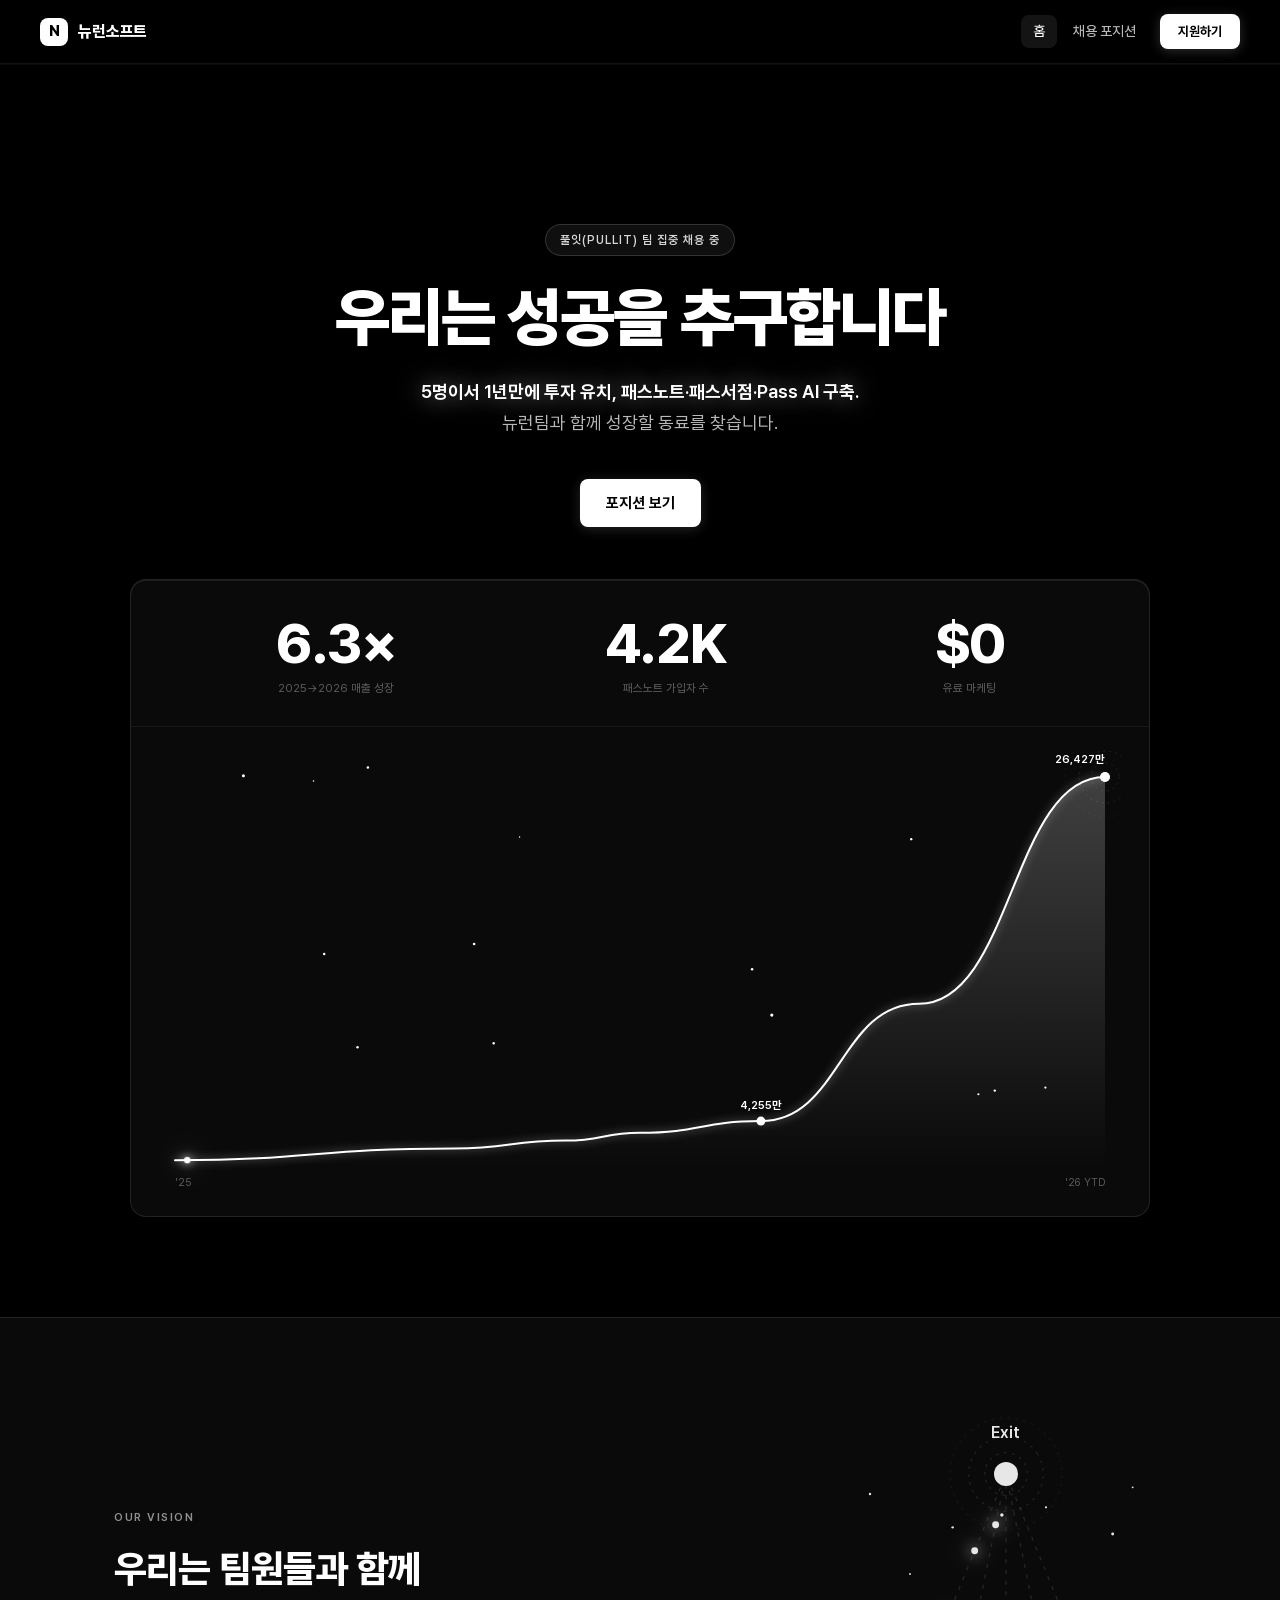
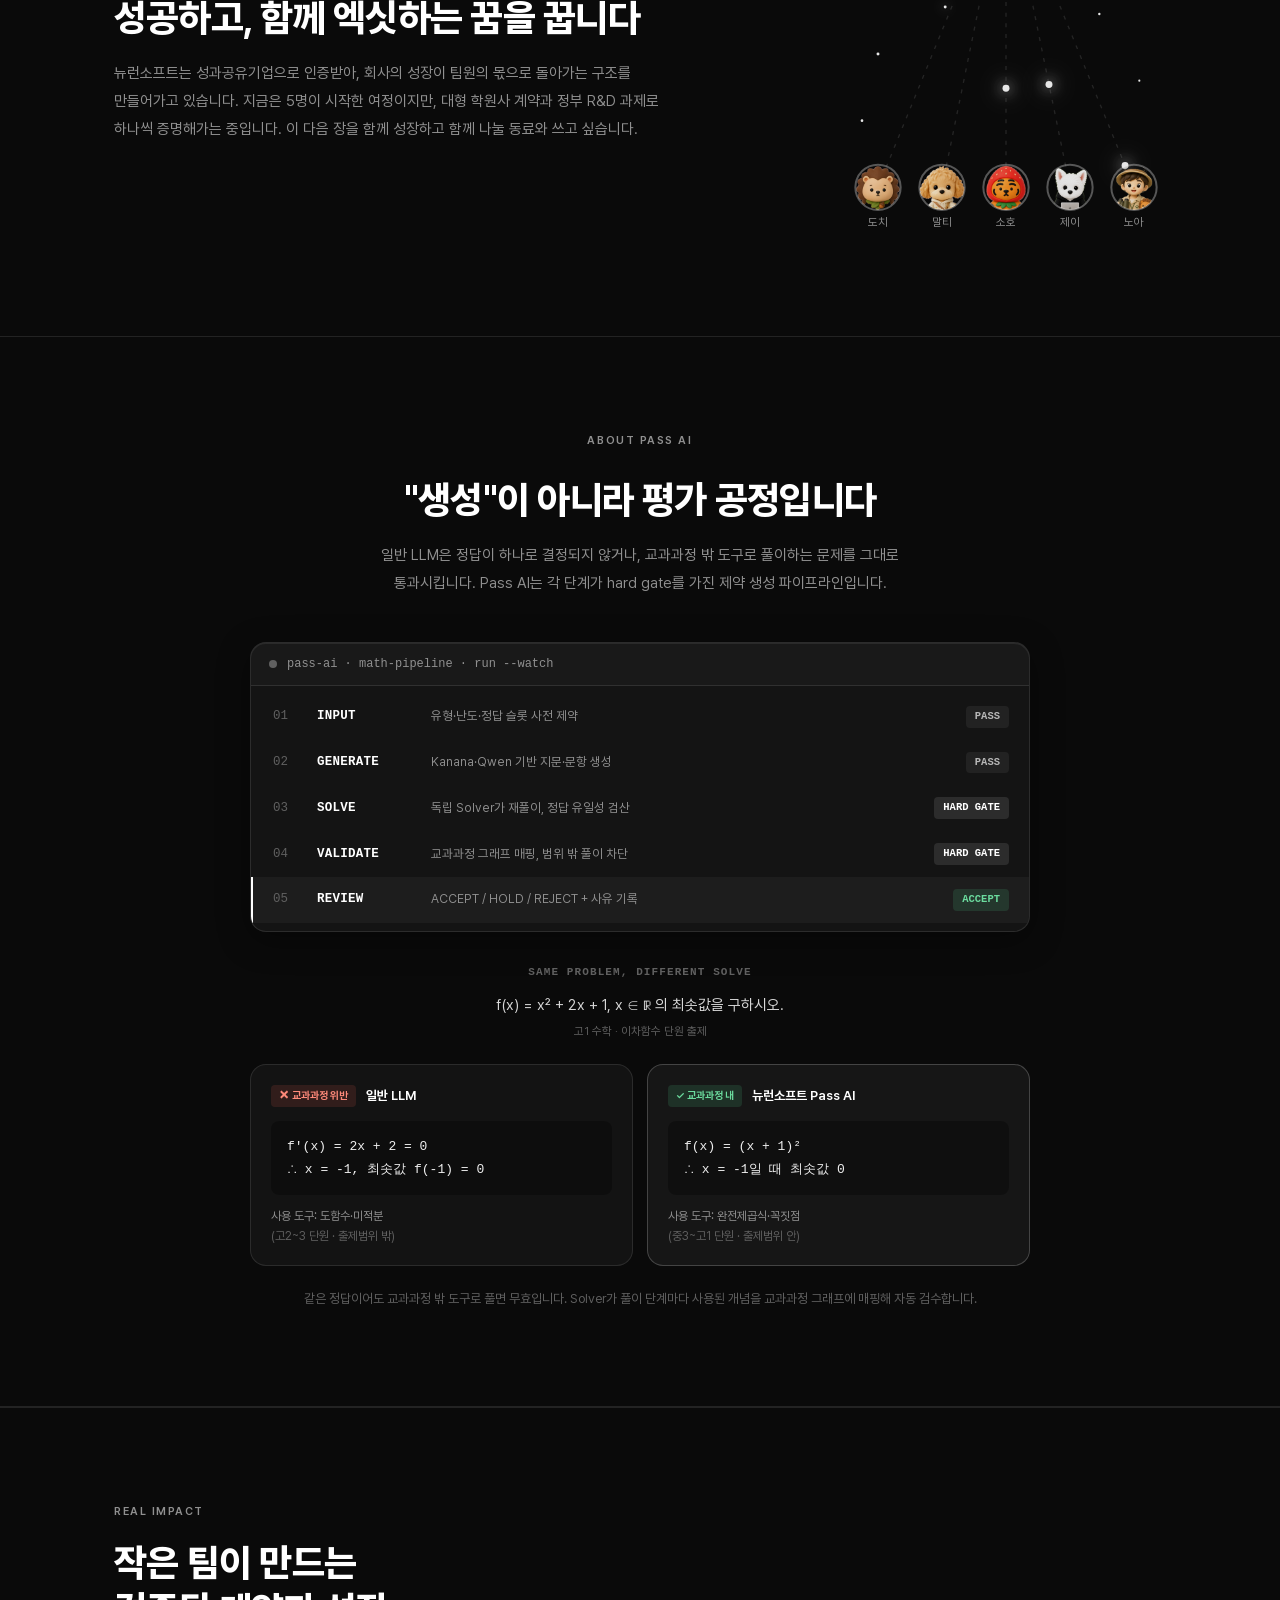
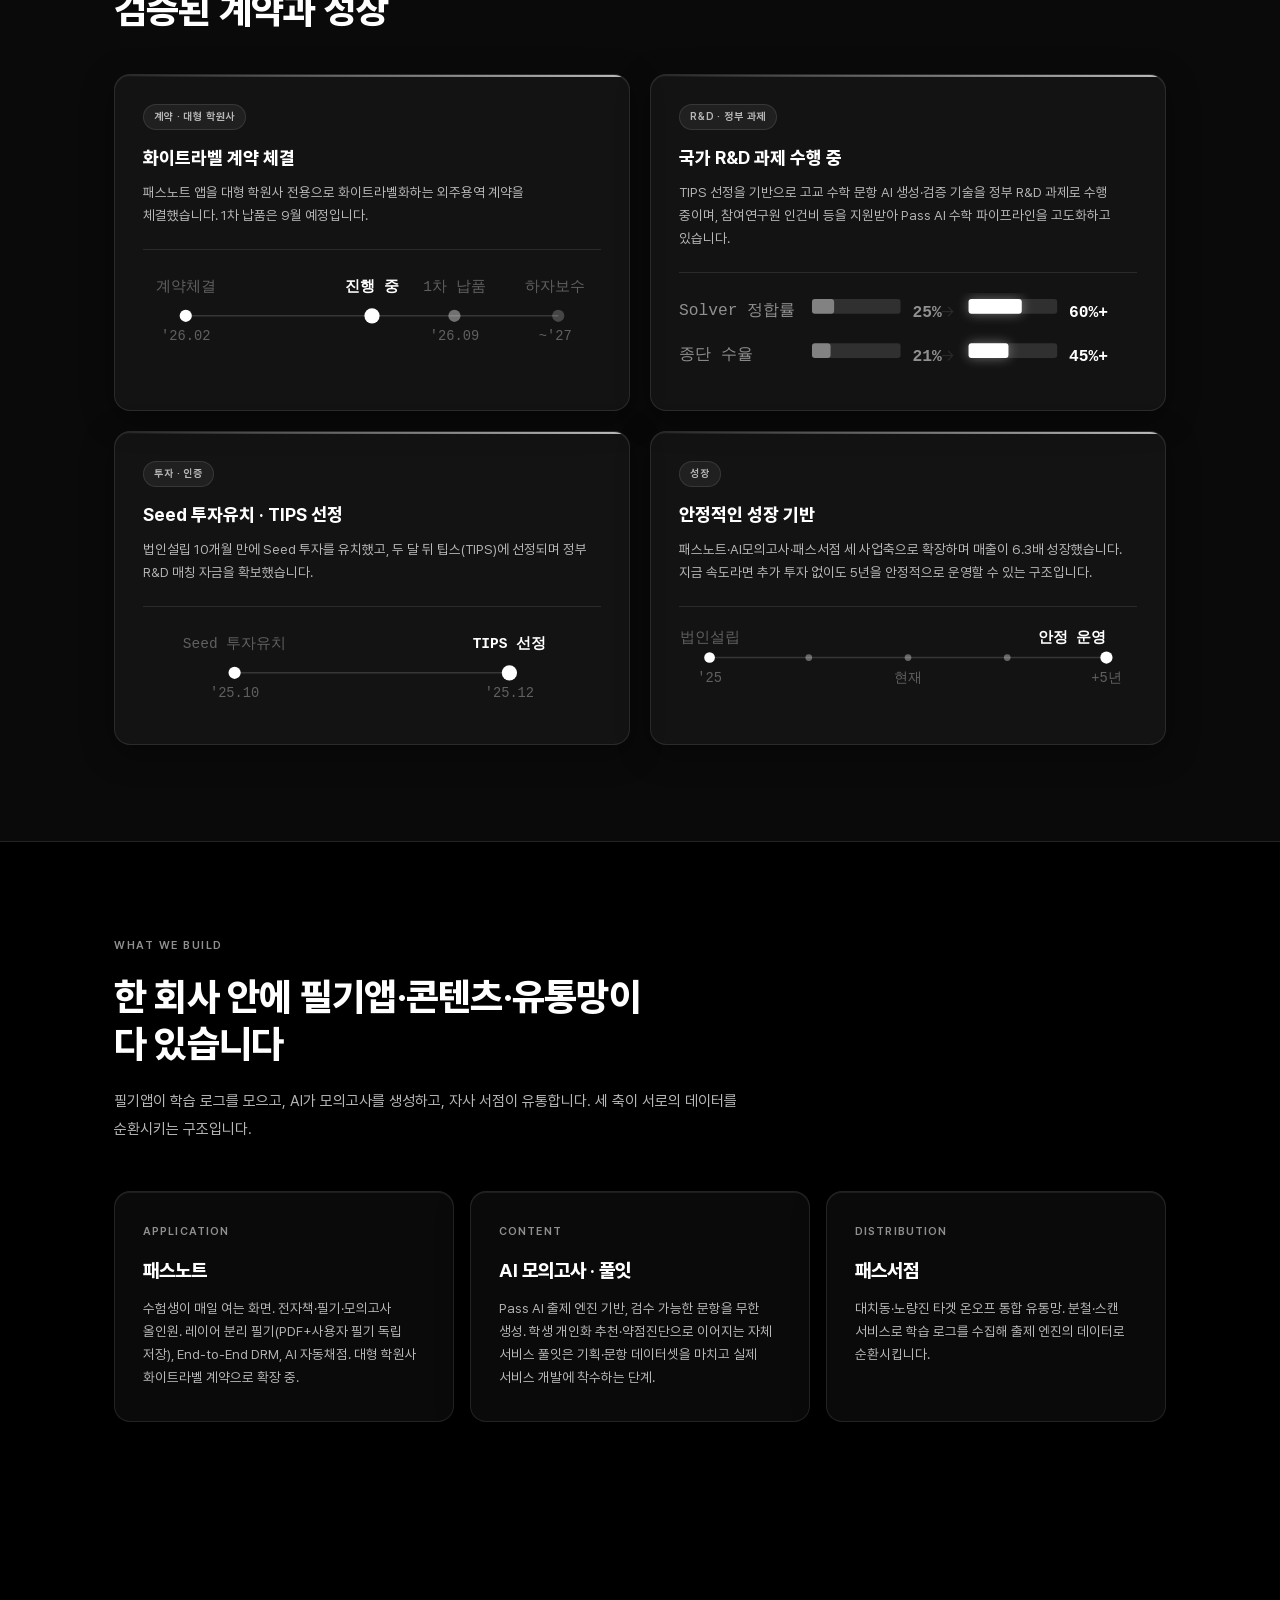
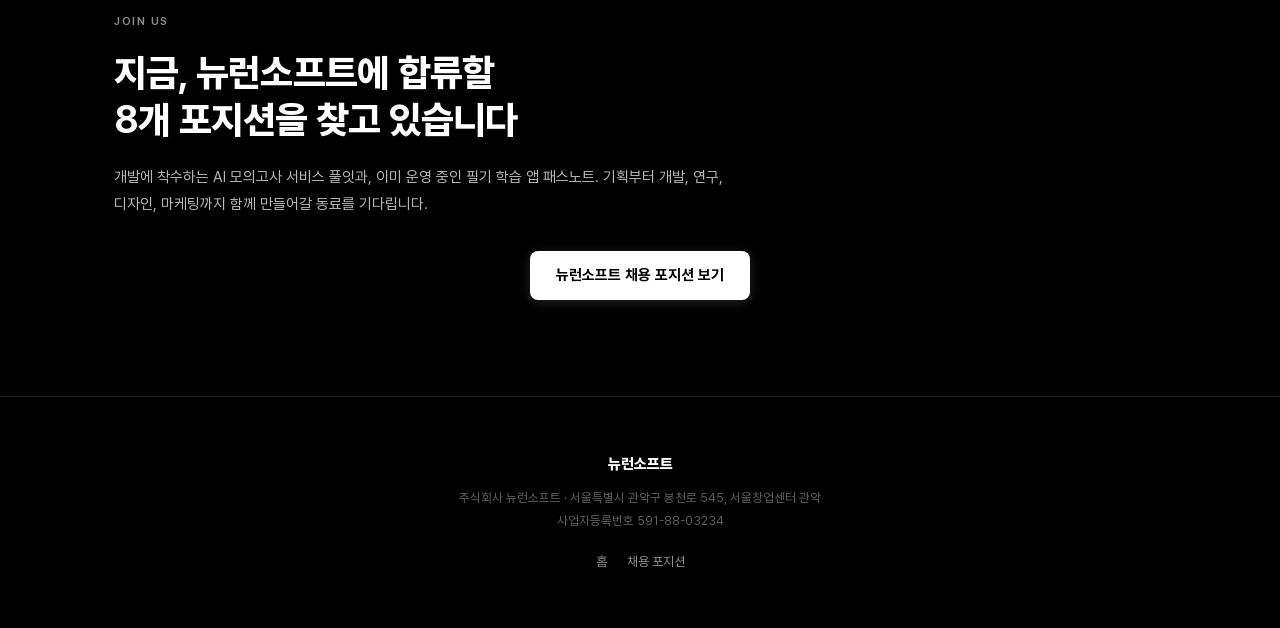
<file: index.html>
<!DOCTYPE html>
<html lang="ko">
<head>
  <meta charset="UTF-8" />
  <meta name="viewport" content="width=device-width, initial-scale=1.0" />
  <title>뉴런소프트 채용 | Pass AI로 K-수능 출제 표준을 만듭니다</title>
  <meta name="description" content="검수 가능한 AI로 K-수능 모의고사를 생성하는 Pass AI 엔진 팀. 뉴런소프트와 함께할 AI 연구원·PO·개발자·마케터·데이터 가공정제 담당자를 찾습니다." />
  <link rel="preconnect" href="https://fonts.googleapis.com/" />
  <link rel="preconnect" href="https://fonts.gstatic.com/" crossorigin />
  <link href="https://fonts.googleapis.com/css2?family=Inter:wght@400;500;600;700;800;900&display=swap" rel="stylesheet" />
  <link rel="stylesheet" href="style.css" />
</head>
<body>

  <nav class="nav">
    <a href="/" class="nav-logo"><span class="nav-logo-mark">N</span>뉴런소프트</a>
    <div class="nav-links">
      <a href="/" class="nav-link active">홈</a>
      <a href="/positions" class="nav-link">채용 포지션</a>
      <a href="/positions" class="btn-apply">지원하기</a>
    </div>
  </nav>

  <!-- HERO -->
  <section class="hero">
    <div class="hero-badge">풀잇(PullIt) 팀 집중 채용 중</div>
    <h1 class="hero-title">우리는 성공을 추구합니다</h1>
    <p class="hero-desc">
      <span class="hero-desc-highlight">5명이서 1년만에 투자 유치, 패스노트·패스서점·Pass AI 구축.</span><br />
      뉴런팀과 함께 성장할 동료를 찾습니다.
    </p>
    <div class="hero-cta">
      <a href="/positions" class="btn-primary">포지션 보기</a>
    </div>

    <!-- GROWTH CARD: stats + curve chart -->
    <div class="viz-root growth-card">
      <div class="growth-stats">
        <div class="growth-stat"><span class="growth-stat-num">6.3×</span><span class="growth-stat-lbl">2025→2026 매출 성장</span></div>
        <div class="growth-stat"><span class="growth-stat-num">4.2K</span><span class="growth-stat-lbl">패스노트 가입자 수</span></div>
        <div class="growth-stat"><span class="growth-stat-num">$0</span><span class="growth-stat-lbl">유료 마케팅</span></div>
      </div>
      <div class="growth-chart-area">
        <div id="revenueCurve" role="img" aria-label="2025년 매출 4,255만원에서 2026년 7월 기준 26,427만원으로 성장하는 곡선. Seed 투자 유치, TIPS 선정, 패스서점 오픈, 대형 학원사 계약 등 마일스톤 표시"></div>
      </div>
    </div>

  </section>

  <script>
    // Revenue growth curve — real anchor points(2025 총액 · 2026 YTD 총액)만 라벨 표기,
    // 중간 마일스톤은 실제 발생 시점의 이벤트 표기이며 임의 매출 수치를 만들지 않음.
    (function () {
      var container = document.getElementById('revenueCurve');
      if (!container) return;

      // x: 0(2025.01 법인설립) ~ 1(2026.07 현재). y: 0~1 정규화(실제 수치 아님, 서사적 형태만 반영)
      var milestones = [
        { x: 0.00, y: 0.02, label: '법인설립', date: '2025.01' },
        { x: 0.30, y: 0.05, label: '패스노트 런칭', date: '2025.07' },
        { x: 0.42, y: 0.07, label: 'Seed 투자유치', date: '2025.10' },
        { x: 0.50, y: 0.09, label: 'TIPS 선정', date: '2025.12' },
        { x: 0.63, y: 0.12, label: '2025년 매출 4,255만원', date: '2025 연간', anchor: true },
        { x: 0.80, y: 0.42, label: '패스서점 오픈', date: '2026.05' },
        { x: 1.00, y: 1.00, label: '2026 YTD 매출 26,427만원', date: '2026.07', anchor: true }
      ];

      var reduceMotion = window.matchMedia && window.matchMedia('(prefers-reduced-motion: reduce)').matches;
      var starSeeds = Array.from({ length: 14 }, function () {
        return { rx: Math.random(), ry: Math.random(), r: 0.5 + Math.random() * 1.1, dur: (2.6 + Math.random() * 3.2).toFixed(2), delay: (Math.random() * 4).toFixed(2) };
      });

      function render() {
        var W = container.offsetWidth;
        if (!W) return;
        var P = { top: 30, right: 16, bottom: 28, left: 16 };
        var cW = W - P.left - P.right, cH = Math.round(cW * 0.42);
        var H = cH + P.top + P.bottom;

        var xi = function (x) { return P.left + x * cW; };
        var yi = function (y) { return P.top + cH - y * cH; };
        var pts = milestones.map(function (m) { return [xi(m.x), yi(m.y)]; });

        var path = 'M ' + pts[0][0].toFixed(1) + ' ' + pts[0][1].toFixed(1);
        for (var i = 0; i < pts.length - 1; i++) {
          var mx = (pts[i][0] + pts[i + 1][0]) / 2;
          path += ' C ' + mx.toFixed(1) + ' ' + pts[i][1].toFixed(1) + ' ' + mx.toFixed(1) + ' ' + pts[i + 1][1].toFixed(1) + ' ' + pts[i + 1][0].toFixed(1) + ' ' + pts[i + 1][1].toFixed(1);
        }
        var axisY = (P.top + cH).toFixed(1);
        var last = pts[pts.length - 1];
        var fill = path + ' L ' + last[0].toFixed(1) + ' ' + axisY + ' L ' + pts[0][0].toFixed(1) + ' ' + axisY + ' Z';

        var dots = milestones.map(function (m, i) {
          if (!m.anchor) return '';
          var p = pts[i];
          var label = m.label + ' · ' + m.date;
          return '<circle cx="' + p[0].toFixed(1) + '" cy="' + p[1].toFixed(1) + '" r="4.5" class="curve-dot curve-dot--anchor"><title>' + label + '</title></circle>';
        }).join('');

        var lastAnchor = milestones[milestones.length - 1];
        var firstAnchorIdx = milestones.findIndex(function (m) { return m.anchor; });
        var firstAnchorPt = pts[firstAnchorIdx];

        // 은은한 별빛 배경 (장식용, 데이터 아님)
        var stars = starSeeds.map(function (s) {
          var cx = (P.left + s.rx * cW).toFixed(1), cy = (P.top * 0.3 + s.ry * cH * 0.9).toFixed(1);
          var style = reduceMotion ? '' : ' style="animation-duration:' + s.dur + 's;animation-delay:-' + s.delay + 's"';
          return '<circle cx="' + cx + '" cy="' + cy + '" r="' + s.r.toFixed(2) + '" class="curve-star"' + style + '/>';
        }).join('');

        // 도착점 기준 태양계풍 궤도 링 (장식용)
        var orbit = '<g class="curve-orbit" transform="translate(' + last[0].toFixed(1) + ',' + last[1].toFixed(1) + ')">' +
          '<circle r="14" class="curve-orbit-ring" /><circle r="26" class="curve-orbit-ring" /><circle r="40" class="curve-orbit-ring curve-orbit-ring--faint" />' +
          '</g>';

        // 곡선을 따라 흐르는 빛
        var travelLight = reduceMotion ? '' :
          '<circle r="3.2" fill="#ffffff" class="curve-travel">' +
          '<animateMotion dur="4.5s" repeatCount="indefinite" rotate="auto" path="' + path + '"/>' +
          '</circle>';

        container.innerHTML =
          '<svg xmlns="http://www.w3.org/2000/svg" width="' + W + '" height="' + H + '" viewBox="0 0 ' + W + ' ' + H + '" style="display:block">' +
          '<defs>' +
          '<linearGradient id="rcG" x1="0" y1="0" x2="0" y2="1">' +
          '<stop offset="0%" stop-color="var(--accent)" stop-opacity="0.22"/>' +
          '<stop offset="100%" stop-color="var(--accent)" stop-opacity="0"/>' +
          '</linearGradient>' +
          '<filter id="rcBlur" x="-100%" y="-100%" width="300%" height="300%"><feGaussianBlur stdDeviation="3.5"/></filter>' +
          '</defs>' +
          orbit +
          stars +
          '<path d="' + fill + '" fill="url(#rcG)"/>' +
          '<path d="' + path + '" fill="none" stroke="var(--accent)" stroke-width="2" stroke-linecap="round" stroke-linejoin="round" class="curve-line"/>' +
          dots +
          travelLight +
          '<circle cx="' + last[0].toFixed(1) + '" cy="' + last[1].toFixed(1) + '" r="5" fill="var(--accent)" class="curve-dot-pulse"/>' +
          '<text x="' + firstAnchorPt[0].toFixed(1) + '" y="' + (firstAnchorPt[1] - 12).toFixed(1) + '" class="curve-label" text-anchor="middle">4,255만</text>' +
          '<text x="' + last[0].toFixed(1) + '" y="' + (last[1] - 14).toFixed(1) + '" class="curve-label" text-anchor="end">26,427만</text>' +
          '<text x="' + pts[0][0].toFixed(1) + '" y="' + (parseFloat(axisY) + 18).toFixed(1) + '" class="curve-axis" text-anchor="start">\'25</text>' +
          '<text x="' + last[0].toFixed(1) + '" y="' + (parseFloat(axisY) + 18).toFixed(1) + '" class="curve-axis" text-anchor="end">\'26 YTD</text>' +
          '</svg>';
      }

      var rafId;
      function schedule() { cancelAnimationFrame(rafId); rafId = requestAnimationFrame(render); }
      if (window.ResizeObserver) { new ResizeObserver(schedule).observe(container); }
      else { window.addEventListener('resize', schedule); }
      schedule();
    })();
  </script>


  <!-- OUR VISION -->
  <div class="section-bg" style="border-bottom:none;">
    <div class="section">
      <div class="vision-section">
        <div class="vision-section-text">
          <div class="eyebrow">Our Vision</div>
          <h2 class="vision-statement">우리는 팀원들과 함께<br />성공하고, 함께 엑싯하는 꿈을 꿉니다</h2>
          <p class="vision-body">뉴런소프트는 성과공유기업으로 인증받아, 회사의 성장이 팀원의 몫으로 돌아가는 구조를 만들어가고 있습니다. 지금은 5명이 시작한 여정이지만, 대형 학원사 계약과 정부 R&D 과제로 하나씩 증명해가는 중입니다. 이 다음 장을 함께 성장하고 함께 나눌 동료와 쓰고 싶습니다.</p>
        </div>
        <div class="vision-section-graphic" aria-hidden="true">
          <svg viewBox="0 0 240 320" width="100%" style="max-width:320px">
            <g class="vision-stars">
              <circle cx="18" cy="60" r="0.9" class="curve-star" style="animation-duration:3.4s;animation-delay:-0.6s" />
              <circle cx="200" cy="90" r="1.1" class="curve-star" style="animation-duration:4.1s;animation-delay:-1.8s" />
              <circle cx="48" cy="120" r="0.7" class="curve-star" style="animation-duration:3.8s;animation-delay:-2.5s" />
              <circle cx="190" cy="150" r="0.9" class="curve-star" style="animation-duration:2.9s;animation-delay:-0.2s" />
              <circle cx="24" cy="180" r="1.1" class="curve-star" style="animation-duration:4.4s;animation-delay:-3.1s" />
              <circle cx="215" cy="55" r="0.7" class="curve-star" style="animation-duration:3.2s;animation-delay:-1.1s" />
              <circle cx="150" cy="70" r="0.8" class="curve-star" style="animation-duration:3.9s;animation-delay:-2.0s" />
              <circle cx="80" cy="85" r="0.9" class="curve-star" style="animation-duration:3.5s;animation-delay:-0.9s" />
              <circle cx="220" cy="200" r="0.8" class="curve-star" style="animation-duration:4.2s;animation-delay:-2.8s" />
              <circle cx="12" cy="230" r="1" class="curve-star" style="animation-duration:3.6s;animation-delay:-1.4s" />
            </g>
            <g class="vision-orbit curve-orbit" transform="translate(120,45)">
              <circle r="16" class="curve-orbit-ring">
                <animateTransform attributeName="transform" type="rotate" from="0 0 0" to="360 0 0" dur="18s" repeatCount="indefinite" />
              </circle>
              <circle r="28" class="curve-orbit-ring">
                <animateTransform attributeName="transform" type="rotate" from="360 0 0" to="0 0 0" dur="26s" repeatCount="indefinite" />
              </circle>
              <circle r="42" class="curve-orbit-ring curve-orbit-ring--faint">
                <animateTransform attributeName="transform" type="rotate" from="0 0 0" to="360 0 0" dur="34s" repeatCount="indefinite" />
              </circle>
            </g>
            <g class="vision-ripple-group">
              <circle cx="120" cy="45" r="6" class="vision-ripple" style="animation-delay:0s" />
              <circle cx="120" cy="45" r="6" class="vision-ripple" style="animation-delay:-1.3s" />
              <circle cx="120" cy="45" r="6" class="vision-ripple" style="animation-delay:-2.6s" />
            </g>
            <g class="vision-comets">
              <circle r="1.3" fill="#ffffff" class="curve-travel">
                <animateMotion dur="7s" begin="-1s" repeatCount="indefinite" path="M-10 24 L250 130" />
                <animate attributeName="opacity" values="0;0;1;1;0;0" keyTimes="0;0.04;0.12;0.8;0.9;1" dur="7s" begin="-1s" repeatCount="indefinite" />
              </circle>
              <circle r="1.1" fill="#ffffff" class="curve-travel">
                <animateMotion dur="9.5s" begin="-4s" repeatCount="indefinite" path="M250 40 L-10 195" />
                <animate attributeName="opacity" values="0;0;1;1;0;0" keyTimes="0;0.04;0.12;0.8;0.9;1" dur="9.5s" begin="-4s" repeatCount="indefinite" />
              </circle>
            </g>
            <line x1="24" y1="280" x2="120" y2="45" stroke="rgba(255,255,255,0.12)" stroke-width="1" stroke-dasharray="3 5" />
            <line x1="72" y1="280" x2="120" y2="45" stroke="rgba(255,255,255,0.12)" stroke-width="1" stroke-dasharray="3 5" />
            <line x1="120" y1="280" x2="120" y2="45" stroke="rgba(255,255,255,0.12)" stroke-width="1" stroke-dasharray="3 5" />
            <line x1="168" y1="280" x2="120" y2="45" stroke="rgba(255,255,255,0.12)" stroke-width="1" stroke-dasharray="3 5" />
            <line x1="216" y1="280" x2="120" y2="45" stroke="rgba(255,255,255,0.12)" stroke-width="1" stroke-dasharray="3 5" />
            <g class="vision-travel">
              <circle r="2.6" fill="#ffffff" class="curve-travel">
                <animateMotion dur="3.2s" begin="0s" repeatCount="indefinite" path="M24 280 L120 45" />
              </circle>
              <circle r="2.6" fill="#ffffff" class="curve-travel">
                <animateMotion dur="3.6s" begin="-0.6s" repeatCount="indefinite" path="M72 280 L120 45" />
              </circle>
              <circle r="2.6" fill="#ffffff" class="curve-travel">
                <animateMotion dur="2.9s" begin="-1.4s" repeatCount="indefinite" path="M120 280 L120 45" />
              </circle>
              <circle r="2.6" fill="#ffffff" class="curve-travel">
                <animateMotion dur="3.4s" begin="-2.1s" repeatCount="indefinite" path="M168 280 L120 45" />
              </circle>
              <circle r="2.6" fill="#ffffff" class="curve-travel">
                <animateMotion dur="3.1s" begin="-0.9s" repeatCount="indefinite" path="M216 280 L120 45" />
              </circle>
            </g>
            <defs>
              <clipPath id="visionAvatar0"><circle cx="24" cy="280" r="17" /></clipPath>
              <clipPath id="visionAvatar1"><circle cx="72" cy="280" r="17" /></clipPath>
              <clipPath id="visionAvatar2"><circle cx="120" cy="280" r="17" /></clipPath>
              <clipPath id="visionAvatar3"><circle cx="168" cy="280" r="17" /></clipPath>
              <clipPath id="visionAvatar4"><circle cx="216" cy="280" r="17" /></clipPath>
            </defs>
            <g class="vision-team">
              <g class="vision-avatar">
                <image href="assets/team/dochi.png" x="2" y="258" width="44" height="44" clip-path="url(#visionAvatar0)" preserveAspectRatio="xMidYMid slice"><title>도치 · AI 연구원</title></image>
                <circle cx="24" cy="280" r="17" class="vision-avatar-ring" style="animation-delay:-0.4s" />
              </g>
              <g class="vision-avatar">
                <image href="assets/team/malti.png" x="50" y="258" width="44" height="44" clip-path="url(#visionAvatar1)" preserveAspectRatio="xMidYMid slice"><title>말티 · 팀리더</title></image>
                <circle cx="72" cy="280" r="17" class="vision-avatar-ring" style="animation-delay:-1.2s" />
              </g>
              <g class="vision-avatar">
                <image href="assets/team/soho.png" x="98" y="258" width="44" height="44" clip-path="url(#visionAvatar2)" preserveAspectRatio="xMidYMid slice"><title>소호 · PM·PO</title></image>
                <circle cx="120" cy="280" r="17" class="vision-avatar-ring" style="animation-delay:-2.0s" />
              </g>
              <g class="vision-avatar">
                <image href="assets/team/jay.png" x="146" y="258" width="44" height="44" clip-path="url(#visionAvatar3)" preserveAspectRatio="xMidYMid slice"><title>제이 · 개발자</title></image>
                <circle cx="168" cy="280" r="17" class="vision-avatar-ring" style="animation-delay:-2.8s" />
              </g>
              <g class="vision-avatar">
                <image href="assets/team/noah.png" x="194" y="258" width="44" height="44" clip-path="url(#visionAvatar4)" preserveAspectRatio="xMidYMid slice"><title>노아 · 대표</title></image>
                <circle cx="216" cy="280" r="17" class="vision-avatar-ring" style="animation-delay:-3.6s" />
              </g>
            </g>
            <g fill="rgba(255,255,255,0.6)" font-family="var(--font)" font-size="8.5" text-anchor="middle">
              <text x="24" y="309">도치</text>
              <text x="72" y="309">말티</text>
              <text x="120" y="309">소호</text>
              <text x="168" y="309">제이</text>
              <text x="216" y="309">노아</text>
            </g>
            <circle cx="120" cy="45" r="9" fill="#ffffff" class="curve-dot-pulse" />
            <text x="120" y="18" text-anchor="middle" fill="#ffffff" font-family="var(--font)" font-size="12" font-weight="700">Exit</text>
          </svg>
        </div>
      </div>
    </div>
  </div>

  <!-- ABOUT PASS AI -->
  <div class="section-bg">
    <div class="section">
      <div class="vision-block">
        <div class="eyebrow">About Pass AI</div>
        <h2 class="vision-statement">"생성"이 아니라 평가 공정입니다</h2>
        <p class="vision-body">일반 LLM은 정답이 하나로 결정되지 않거나, 교과과정 밖 도구로 풀이하는 문제를 그대로 통과시킵니다. Pass AI는 각 단계가 hard gate를 가진 제약 생성 파이프라인입니다.</p>
      </div>

      <!-- LIVE PIPELINE -->
      <div class="pipe-console">
        <div class="pipe-console-head">
          <span class="pipe-console-dot"></span>
          <span class="pipe-console-title">pass-ai · math-pipeline · run --watch</span>
        </div>
        <div class="pipe-rows" id="pipeRows">
          <div class="pipe-row" data-stage="0">
            <span class="pipe-num">01</span><span class="pipe-name">INPUT</span>
            <span class="pipe-desc">유형·난도·정답 슬롯 사전 제약</span>
            <span class="pipe-gate pipe-gate--pass">PASS</span>
          </div>
          <div class="pipe-row" data-stage="1">
            <span class="pipe-num">02</span><span class="pipe-name">GENERATE</span>
            <span class="pipe-desc">Kanana·Qwen 기반 지문·문항 생성</span>
            <span class="pipe-gate pipe-gate--pass">PASS</span>
          </div>
          <div class="pipe-row" data-stage="2">
            <span class="pipe-num">03</span><span class="pipe-name">SOLVE</span>
            <span class="pipe-desc">독립 Solver가 재풀이, 정답 유일성 검산</span>
            <span class="pipe-gate pipe-gate--hard">HARD GATE</span>
          </div>
          <div class="pipe-row" data-stage="3">
            <span class="pipe-num">04</span><span class="pipe-name">VALIDATE</span>
            <span class="pipe-desc">교과과정 그래프 매핑, 범위 밖 풀이 차단</span>
            <span class="pipe-gate pipe-gate--hard">HARD GATE</span>
          </div>
          <div class="pipe-row" data-stage="4">
            <span class="pipe-num">05</span><span class="pipe-name">REVIEW</span>
            <span class="pipe-desc">ACCEPT / HOLD / REJECT + 사유 기록</span>
            <span class="pipe-gate pipe-gate--final" id="pipeFinalGate">ACCEPT</span>
          </div>
        </div>
      </div>

      <!-- WORKED EXAMPLE -->
      <div class="example-block">
        <div class="example-eyebrow">Same Problem, Different Solve</div>
        <div class="example-problem">f(x) = x² + 2x + 1, x ∈ ℝ 의 최솟값을 구하시오. <span class="example-tag">고1 수학 · 이차함수 단원 출제</span></div>
        <div class="example-grid">
          <div class="example-col">
            <div class="example-col-head"><span class="example-badge example-badge--no">✕ 교과과정 위반</span>일반 LLM</div>
            <pre class="example-code">f'(x) = 2x + 2 = 0
∴ x = -1, 최솟값 f(-1) = 0</pre>
            <div class="example-tool">사용 도구: 도함수·미적분 <span class="example-tool-note">(고2~3 단원 · 출제범위 밖)</span></div>
          </div>
          <div class="example-col example-col--highlight">
            <div class="example-col-head"><span class="example-badge example-badge--yes">✓ 교과과정 내</span>뉴런소프트 Pass AI</div>
            <pre class="example-code">f(x) = (x + 1)²
∴ x = -1일 때 최솟값 0</pre>
            <div class="example-tool">사용 도구: 완전제곱식·꼭짓점 <span class="example-tool-note">(중3~고1 단원 · 출제범위 안)</span></div>
          </div>
        </div>
        <p class="example-foot">같은 정답이어도 교과과정 밖 도구로 풀면 무효입니다. Solver가 풀이 단계마다 사용된 개념을 교과과정 그래프에 매핑해 자동 검수합니다.</p>
      </div>
    </div>
  </div>

  <script>
    // 파이프라인 콘솔 — 순차 하이라이트 + ACCEPT/REJECT 교대 표시(장식, 실제 판정 데이터 아님)
    (function () {
      var rows = document.querySelectorAll('#pipeRows .pipe-row');
      var gate = document.getElementById('pipeFinalGate');
      if (!rows.length) return;
      var reduceMotion = window.matchMedia && window.matchMedia('(prefers-reduced-motion: reduce)').matches;
      if (reduceMotion) { rows[rows.length - 1].classList.add('is-active'); return; }
      var i = 0, cycle = 0;
      setInterval(function () {
        rows.forEach(function (r) { r.classList.remove('is-active'); });
        rows[i].classList.add('is-active');
        if (i === rows.length - 1) {
          cycle++;
          gate.textContent = (cycle % 4 === 3) ? 'REJECT' : 'ACCEPT';
          gate.className = 'pipe-gate pipe-gate--final ' + ((cycle % 4 === 3) ? 'pipe-gate--reject-flash' : 'pipe-gate--accept-flash');
        }
        i = (i + 1) % rows.length;
      }, 650);
    })();
  </script>

  <!-- PROOF POINTS (Impact) -->
  <div class="section-bg proof-section">
    <div class="section">
      <div class="eyebrow">Real Impact</div>
      <h2 class="section-title">작은 팀이 만드는<br />검증된 계약과 성장</h2>
      <div class="proof-grid">
        <div class="proof-card">
          <div class="proof-eyebrow">계약 · 대형 학원사</div>
          <div class="proof-headline">화이트라벨 계약 체결</div>
          <div class="proof-body">패스노트 앱을 대형 학원사 전용으로 화이트라벨화하는 외주용역 계약을 체결했습니다. 1차 납품은 9월 예정입니다.</div>
          <div class="proof-viz">
            <svg viewBox="0 0 300 54" width="100%" role="img" aria-label="계약체결 2026년 2월, 현재 진행 중, 1차 납품 2026년 9월 예정, 하자보수 2027년까지">
              <line x1="28" y1="30" x2="272" y2="30" stroke="rgba(255,255,255,0.15)" stroke-width="1"/>
              <circle cx="28" cy="30" r="4" fill="#ffffff"/>
              <text x="28" y="14" class="proof-viz-label" text-anchor="middle">계약체결</text>
              <text x="28" y="46" class="proof-viz-date" text-anchor="middle">'26.02</text>
              <circle cx="150" cy="30" r="5" fill="#ffffff" class="curve-dot-pulse"/>
              <text x="150" y="14" class="proof-viz-label proof-viz-label--now" text-anchor="middle">진행 중</text>
              <circle cx="204" cy="30" r="4" fill="rgba(255,255,255,0.4)"/>
              <text x="204" y="14" class="proof-viz-label" text-anchor="middle">1차 납품</text>
              <text x="204" y="46" class="proof-viz-date" text-anchor="middle">'26.09</text>
              <circle cx="272" cy="30" r="4" fill="rgba(255,255,255,0.22)"/>
              <text x="270" y="14" class="proof-viz-label" text-anchor="middle">하자보수</text>
              <text x="270" y="46" class="proof-viz-date" text-anchor="middle">~'27</text>
            </svg>
          </div>
        </div>
        <div class="proof-card">
          <div class="proof-eyebrow">R&D · 정부 과제</div>
          <div class="proof-headline">국가 R&D 과제 수행 중</div>
          <div class="proof-body">TIPS 선정을 기반으로 고교 수학 문항 AI 생성·검증 기술을 정부 R&D 과제로 수행 중이며, 참여연구원 인건비 등을 지원받아 Pass AI 수학 파이프라인을 고도화하고 있습니다.</div>
          <div class="proof-viz">
            <svg viewBox="0 0 310 56" width="100%" role="img" aria-label="Solver 정합률 25%에서 목표 60% 이상으로, 종단 수율 21%에서 목표 45% 이상으로 개선 목표">
              <text x="0" y="12" class="proof-viz-metric">Solver 정합률</text>
              <rect x="90" y="4" width="60" height="10" fill="rgba(255,255,255,0.12)" rx="2"/>
              <rect x="90" y="4" width="15" height="10" fill="rgba(255,255,255,0.4)" rx="2"/>
              <text x="158" y="13" class="proof-viz-pct">25%</text>
              <text x="182" y="13" class="proof-viz-arrow" text-anchor="middle">→</text>
              <rect x="196" y="4" width="60" height="10" fill="rgba(255,255,255,0.12)" rx="2"/>
              <rect x="196" y="4" width="36" height="10" fill="#ffffff" rx="2" class="proof-viz-bar--target" style="--w:36px"/>
              <text x="264" y="13" class="proof-viz-pct proof-viz-pct--target">60%+</text>

              <text x="0" y="42" class="proof-viz-metric">종단 수율</text>
              <rect x="90" y="34" width="60" height="10" fill="rgba(255,255,255,0.12)" rx="2"/>
              <rect x="90" y="34" width="12.6" height="10" fill="rgba(255,255,255,0.4)" rx="2"/>
              <text x="158" y="43" class="proof-viz-pct">21%</text>
              <text x="182" y="43" class="proof-viz-arrow" text-anchor="middle">→</text>
              <rect x="196" y="34" width="60" height="10" fill="rgba(255,255,255,0.12)" rx="2"/>
              <rect x="196" y="34" width="27" height="10" fill="#ffffff" rx="2" class="proof-viz-bar--target" style="--w:27px;animation-delay:0.3s"/>
              <text x="264" y="43" class="proof-viz-pct proof-viz-pct--target">45%+</text>
            </svg>
          </div>
        </div>
        <div class="proof-card">
          <div class="proof-eyebrow">투자 · 인증</div>
          <div class="proof-headline">Seed 투자유치 · TIPS 선정</div>
          <div class="proof-body">법인설립 10개월 만에 Seed 투자를 유치했고, 두 달 뒤 팁스(TIPS)에 선정되며 정부 R&D 매칭 자금을 확보했습니다.</div>
          <div class="proof-viz">
            <svg viewBox="0 0 300 54" width="100%" role="img" aria-label="Seed 투자유치 2025년 10월, TIPS 선정 2025년 12월">
              <line x1="60" y1="30" x2="240" y2="30" stroke="rgba(255,255,255,0.15)" stroke-width="1"/>
              <circle cx="60" cy="30" r="4" fill="#ffffff"/>
              <text x="60" y="14" class="proof-viz-label" text-anchor="middle">Seed 투자유치</text>
              <text x="60" y="46" class="proof-viz-date" text-anchor="middle">'25.10</text>
              <circle cx="240" cy="30" r="5" fill="#ffffff" class="curve-dot-pulse"/>
              <text x="240" y="14" class="proof-viz-label proof-viz-label--now" text-anchor="middle">TIPS 선정</text>
              <text x="240" y="46" class="proof-viz-date" text-anchor="middle">'25.12</text>
            </svg>
          </div>
        </div>
        <div class="proof-card">
          <div class="proof-eyebrow">성장</div>
          <div class="proof-headline">안정적인 성장 기반</div>
          <div class="proof-body">패스노트·AI모의고사·패스서점 세 사업축으로 확장하며 매출이 6.3배 성장했습니다. 지금 속도라면 추가 투자 없이도 5년을 안정적으로 운영할 수 있는 구조입니다.</div>
          <div class="proof-viz">
            <svg viewBox="0 0 300 42" width="100%" role="img" aria-label="법인설립 시점부터 향후 5년까지 안정적으로 운영 가능한 재무 구조">
              <line x1="20" y1="20" x2="280" y2="20" stroke="rgba(255,255,255,0.15)" stroke-width="1"/>
              <circle cx="20" cy="20" r="3.5" fill="#ffffff"/>
              <circle cx="85" cy="20" r="2.2" fill="rgba(255,255,255,0.35)"/>
              <circle cx="150" cy="20" r="2.2" fill="rgba(255,255,255,0.35)"/>
              <circle cx="215" cy="20" r="2.2" fill="rgba(255,255,255,0.35)"/>
              <circle cx="280" cy="20" r="4" fill="#ffffff" class="curve-dot-pulse"/>
              <text x="20" y="10" class="proof-viz-label" text-anchor="middle">법인설립</text>
              <text x="280" y="10" class="proof-viz-label proof-viz-label--now" text-anchor="end">안정 운영</text>
              <text x="20" y="36" class="proof-viz-date" text-anchor="middle">'25</text>
              <text x="150" y="36" class="proof-viz-date" text-anchor="middle">현재</text>
              <text x="280" y="36" class="proof-viz-date" text-anchor="middle">+5년</text>
            </svg>
          </div>
        </div>
      </div>
    </div>
  </div>

  <!-- PRODUCTS -->
  <div class="section">
    <div class="eyebrow">What We Build</div>
    <h2 class="section-title">한 회사 안에 필기앱·콘텐츠·유통망이<br />다 있습니다</h2>
    <p class="section-body">필기앱이 학습 로그를 모으고, AI가 모의고사를 생성하고, 자사 서점이 유통합니다. 세 축이 서로의 데이터를 순환시키는 구조입니다.</p>

    <div class="pillars-grid">
      <div class="pillar-card">
        <div class="pillar-label">Application</div>
        <div class="pillar-title">패스노트</div>
        <div class="pillar-desc">수험생이 매일 여는 화면. 전자책·필기·모의고사 올인원. 레이어 분리 필기(PDF+사용자 필기 독립 저장), End-to-End DRM, AI 자동채점. 대형 학원사 화이트라벨 계약으로 확장 중.</div>
      </div>
      <div class="pillar-card">
        <div class="pillar-label">Content</div>
        <div class="pillar-title">AI 모의고사 · 풀잇</div>
        <div class="pillar-desc">Pass AI 출제 엔진 기반, 검수 가능한 문항을 무한 생성. 학생 개인화 추천·약점진단으로 이어지는 자체 서비스 풀잇은 기획·문항 데이터셋을 마치고 실제 서비스 개발에 착수하는 단계.</div>
      </div>
      <div class="pillar-card">
        <div class="pillar-label">Distribution</div>
        <div class="pillar-title">패스서점</div>
        <div class="pillar-desc">대치동·노량진 타겟 온오프 통합 유통망. 분철·스캔 서비스로 학습 로그를 수집해 출제 엔진의 데이터로 순환시킵니다.</div>
      </div>
    </div>
  </div>

  <!-- OPEN POSITIONS PREVIEW -->
  <div class="section">
    <div class="eyebrow">Join Us</div>
    <h2 class="section-title">지금, 뉴런소프트에 합류할<br />8개 포지션을 찾고 있습니다</h2>
    <p class="section-body">개발에 착수하는 AI 모의고사 서비스 풀잇과, 이미 운영 중인 필기 학습 앱 패스노트. 기획부터 개발, 연구, 디자인, 마케팅까지 함께 만들어갈 동료를 기다립니다.</p>

    <div class="hero-cta" style="margin-top: 32px;">
      <a href="/positions" class="btn-primary">뉴런소프트 채용 포지션 보기</a>
    </div>
  </div>

  <footer class="footer">
    <div class="footer-logo">뉴런소프트</div>
    <div class="footer-meta">
      주식회사 뉴런소프트 · 서울특별시 관악구 봉천로 545, 서울창업센터 관악<br />
      사업자등록번호 591-88-03234
    </div>
    <div class="footer-links">
      <a href="/">홈</a>
      <a href="/positions">채용 포지션</a>
    </div>
  </footer>

</body>
</html>
</file>
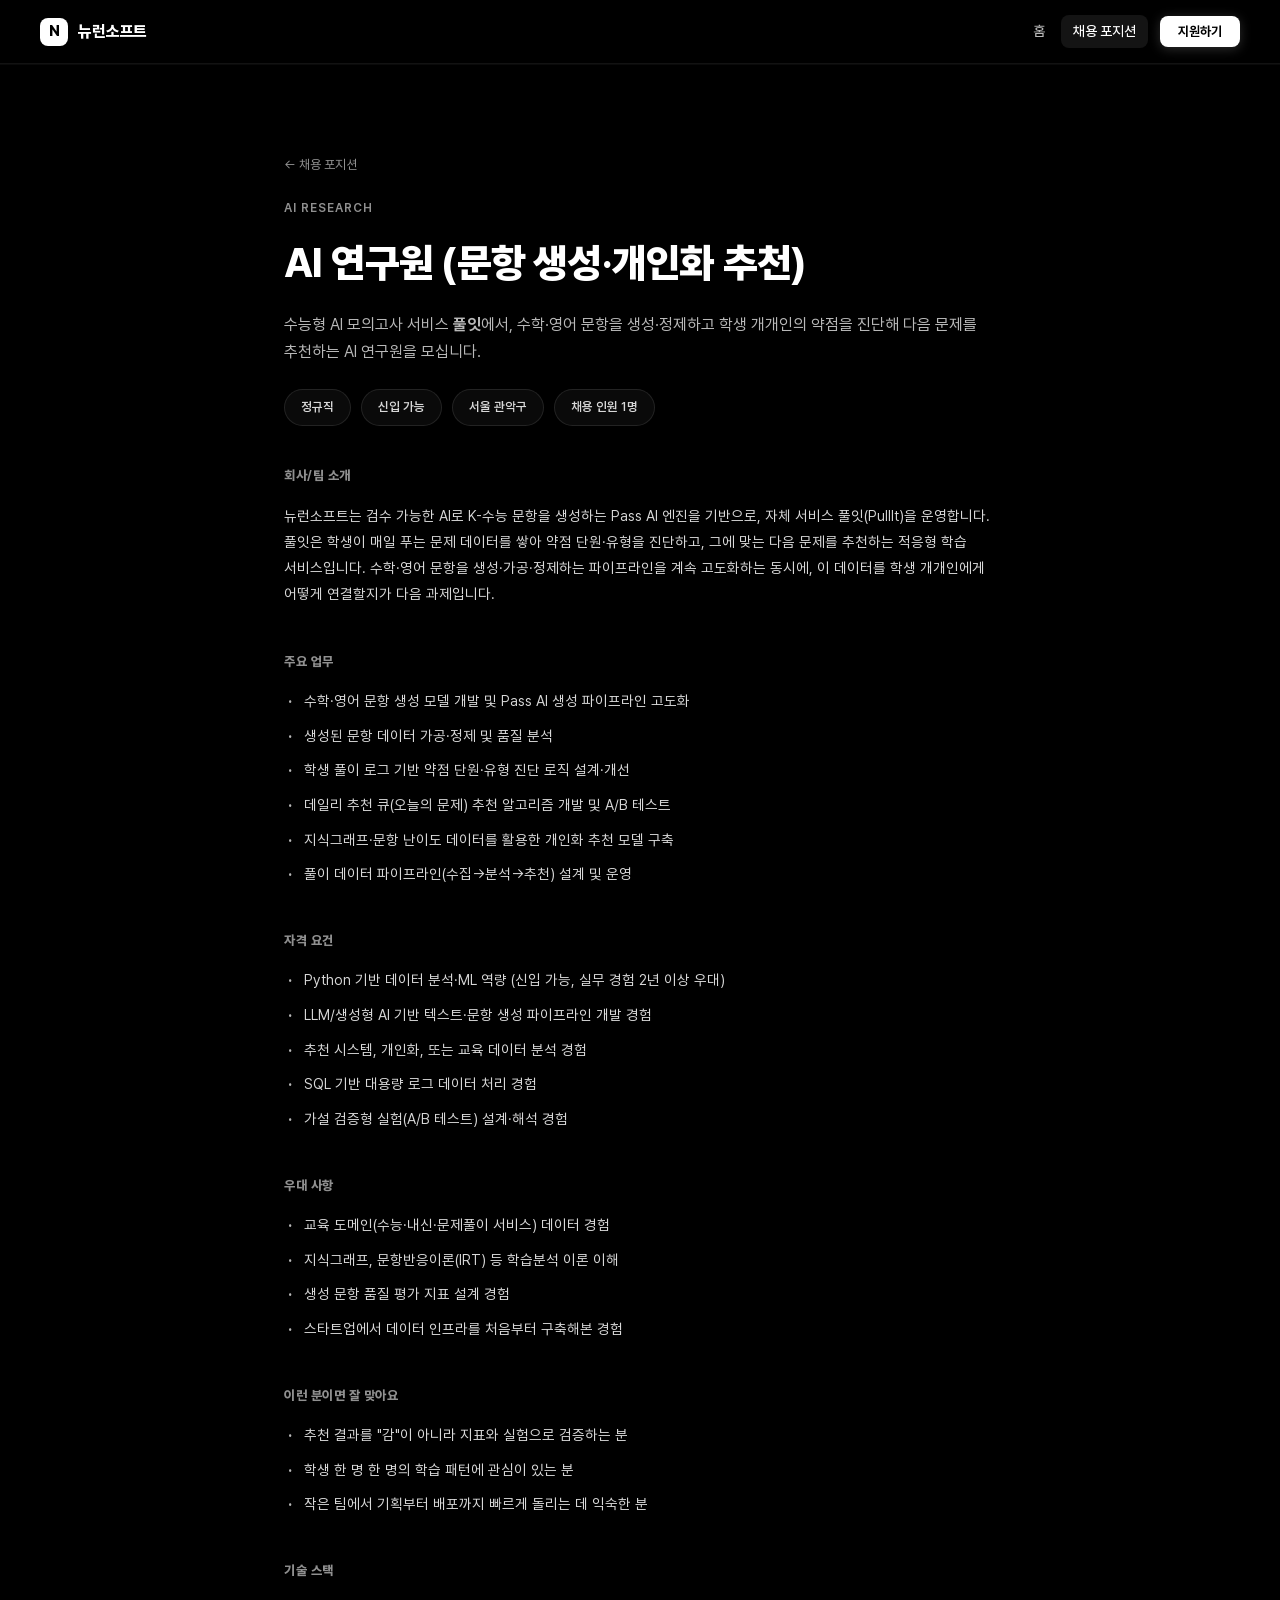
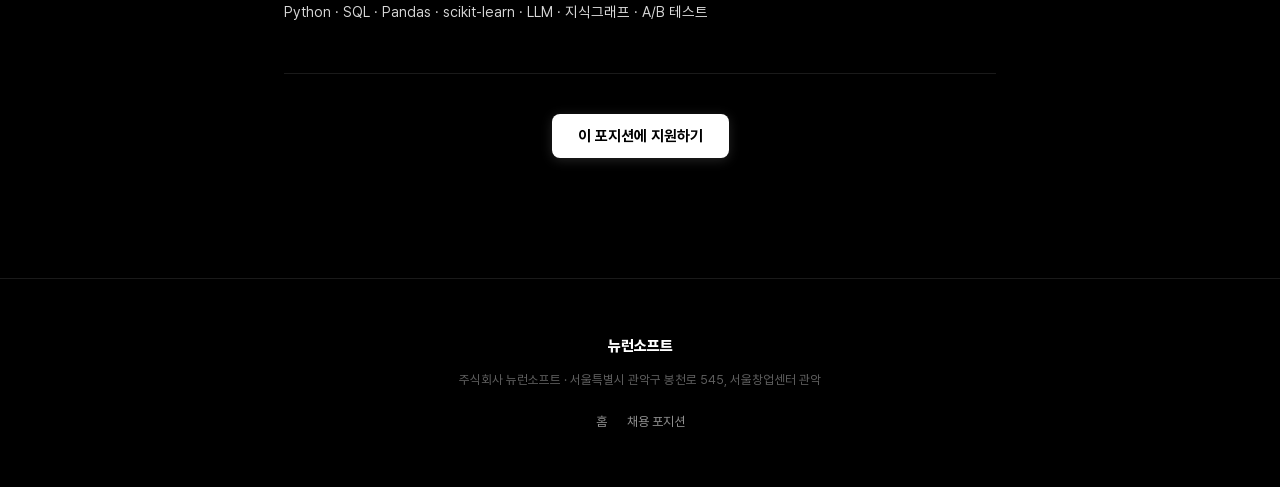
<file: positions/ai-researcher/index.html>
<!DOCTYPE html>
<html lang="ko">
<head>
  <meta charset="UTF-8" />
  <meta name="viewport" content="width=device-width, initial-scale=1.0" />
  <title>AI 연구원 (문항 생성·개인화 추천) | 뉴런소프트 채용</title>
  <link href="https://fonts.googleapis.com/css2?family=Inter:wght@400;500;600;700;800;900&display=swap" rel="stylesheet" />
  <link rel="stylesheet" href="../../style.css" />
</head>
<body>

  <nav class="nav">
    <a href="/" class="nav-logo"><span class="nav-logo-mark">N</span>뉴런소프트</a>
    <div class="nav-links">
      <a href="/" class="nav-link">홈</a>
      <a href="/positions" class="nav-link active">채용 포지션</a>
      <button type="button" class="btn-apply" data-open-apply>지원하기</button>
    </div>
  </nav>

  <div class="detail-header">
    <a href="/positions" class="detail-back">← 채용 포지션</a>
    <div class="detail-team">AI Research</div>
    <h1 class="detail-title">AI 연구원 (문항 생성·개인화 추천)</h1>
    <p class="detail-tagline">수능형 AI 모의고사 서비스 <b>풀잇</b>에서, 수학·영어 문항을 생성·정제하고 학생 개개인의 약점을 진단해 다음 문제를 추천하는 AI 연구원을 모십니다.</p>
    <div class="detail-meta">
      <span class="badge">정규직</span>
      <span class="badge">신입 가능</span>
      <span class="badge">서울 관악구</span>
      <span class="badge">채용 인원 1명</span>
    </div>
  </div>

  <div class="detail-body">
    <div class="detail-block">
      <div class="detail-block-title">회사/팀 소개</div>
      <p>뉴런소프트는 검수 가능한 AI로 K-수능 문항을 생성하는 Pass AI 엔진을 기반으로, 자체 서비스 풀잇(PullIt)을 운영합니다. 풀잇은 학생이 매일 푸는 문제 데이터를 쌓아 약점 단원·유형을 진단하고, 그에 맞는 다음 문제를 추천하는 적응형 학습 서비스입니다. 수학·영어 문항을 생성·가공·정제하는 파이프라인을 계속 고도화하는 동시에, 이 데이터를 학생 개개인에게 어떻게 연결할지가 다음 과제입니다.</p>
    </div>

    <div class="detail-block">
      <div class="detail-block-title">주요 업무</div>
      <ul>
        <li>수학·영어 문항 생성 모델 개발 및 Pass AI 생성 파이프라인 고도화</li>
        <li>생성된 문항 데이터 가공·정제 및 품질 분석</li>
        <li>학생 풀이 로그 기반 약점 단원·유형 진단 로직 설계·개선</li>
        <li>데일리 추천 큐(오늘의 문제) 추천 알고리즘 개발 및 A/B 테스트</li>
        <li>지식그래프·문항 난이도 데이터를 활용한 개인화 추천 모델 구축</li>
        <li>풀이 데이터 파이프라인(수집→분석→추천) 설계 및 운영</li>
      </ul>
    </div>

    <div class="detail-block">
      <div class="detail-block-title">자격 요건</div>
      <ul>
        <li>Python 기반 데이터 분석·ML 역량 (신입 가능, 실무 경험 2년 이상 우대)</li>
        <li>LLM/생성형 AI 기반 텍스트·문항 생성 파이프라인 개발 경험</li>
        <li>추천 시스템, 개인화, 또는 교육 데이터 분석 경험</li>
        <li>SQL 기반 대용량 로그 데이터 처리 경험</li>
        <li>가설 검증형 실험(A/B 테스트) 설계·해석 경험</li>
      </ul>
    </div>

    <div class="detail-block">
      <div class="detail-block-title">우대 사항</div>
      <ul>
        <li>교육 도메인(수능·내신·문제풀이 서비스) 데이터 경험</li>
        <li>지식그래프, 문항반응이론(IRT) 등 학습분석 이론 이해</li>
        <li>생성 문항 품질 평가 지표 설계 경험</li>
        <li>스타트업에서 데이터 인프라를 처음부터 구축해본 경험</li>
      </ul>
    </div>

    <div class="detail-block">
      <div class="detail-block-title">이런 분이면 잘 맞아요</div>
      <ul>
        <li>추천 결과를 "감"이 아니라 지표와 실험으로 검증하는 분</li>
        <li>학생 한 명 한 명의 학습 패턴에 관심이 있는 분</li>
        <li>작은 팀에서 기획부터 배포까지 빠르게 돌리는 데 익숙한 분</li>
      </ul>
    </div>

    <div class="detail-block">
      <div class="detail-block-title">기술 스택</div>
      <p>Python · SQL · Pandas · scikit-learn · LLM · 지식그래프 · A/B 테스트</p>
    </div>

    <div class="detail-cta">
      <button type="button" class="btn-primary" data-open-apply>이 포지션에 지원하기</button>
    </div>
  </div>

  <dialog class="apply-modal" id="applyModal">
    <div class="apply-modal-head">
      <div class="apply-modal-title">AI 연구원 지원하기</div>
      <button type="button" class="apply-modal-close" data-close-apply aria-label="닫기">✕</button>
    </div>
    <form class="apply-form" action="https://formsubmit.co/koreasomoon@naver.com" method="POST" enctype="multipart/form-data">
      <input type="hidden" name="_subject" value="[지원] AI 연구원 - 뉴런소프트" />
      <input type="hidden" name="_next" value="https://career.newlearn-soft.com/thanks" />
      <input type="hidden" name="_captcha" value="false" />
      <input type="text" name="_honey" style="display:none" tabindex="-1" autocomplete="off" />

      <div class="apply-field">
        <label for="ai-name">이름 *</label>
        <input type="text" id="ai-name" name="name" required />
      </div>
      <div class="apply-field">
        <label for="ai-email">이메일 *</label>
        <input type="email" id="ai-email" name="email" required />
      </div>
      <div class="apply-field">
        <label for="ai-phone">연락처</label>
        <input type="tel" id="ai-phone" name="phone" />
      </div>
      <div class="apply-field">
        <label for="ai-message">50자 이내 자기소개</label>
        <textarea id="ai-message" name="message" rows="2" maxlength="50"></textarea>
      </div>
      <div class="apply-field">
        <label for="ai-resume">이력서 * <span class="apply-hint">(PDF·DOC, 5MB 이하)</span></label>
        <input type="file" id="ai-resume" name="resume" accept=".pdf,.doc,.docx" required />
      </div>
      <div class="apply-field">
        <label for="ai-portfolio">포트폴리오 <span class="apply-hint">(선택, 5MB 이하)</span></label>
        <input type="file" id="ai-portfolio" name="portfolio" accept=".pdf,.doc,.docx,.ppt,.pptx,.zip" />
      </div>
      <p class="apply-file-error" id="ai-file-error"></p>
      <div class="apply-field">
        <label>사람 확인 * — 조각을 옮겨 빈 자리에 맞춰주세요</label>
        <div class="puzzle" id="ai-puzzle">
          <div class="puzzle-track" id="ai-puzzle-track">
            <div class="puzzle-fill" id="ai-puzzle-fill"></div>
            <svg class="puzzle-target" id="ai-puzzle-target" width="34" height="34" viewBox="0 0 34 34">
              <g fill="none" stroke="rgba(255,255,255,0.4)" stroke-width="1.5" stroke-dasharray="3 3">
                <rect x="4" y="4" width="22" height="22" rx="4" />
                <circle cx="26" cy="15" r="6" />
              </g>
            </svg>
            <div class="puzzle-piece" id="ai-puzzle-piece" tabindex="0" role="slider" aria-valuemin="0" aria-valuemax="100" aria-valuenow="0" aria-label="퍼즐 조각, 화살표 키 또는 드래그로 이동">
              <svg width="34" height="34" viewBox="0 0 34 34">
                <g fill="#ffffff">
                  <rect x="4" y="4" width="22" height="22" rx="4" />
                  <circle cx="26" cy="15" r="6" />
                </g>
              </svg>
            </div>
          </div>
          <p class="puzzle-status" id="ai-puzzle-status">조각을 드래그해서 빈 칸에 맞춰보세요</p>
        </div>
      </div>
      <label class="apply-consent">
        <input type="checkbox" name="privacy_consent" required />
        제출한 이력서·포트폴리오는 채용 목적으로만 사용되며, 전형 종료 후 파기됩니다. 개인정보 수집·이용에 동의합니다. *
      </label>
      <button type="submit" class="btn-primary apply-submit">지원서 제출하기</button>
      <p class="apply-note">파일 첨부가 어려우시면 <a href="mailto:koreasomoon@naver.com?subject=[지원] AI 연구원 - 뉴런소프트" style="color:var(--gray-300);text-decoration:underline;">이메일로 직접 지원</a>도 가능합니다.</p>
    </form>
  </dialog>

  <footer class="footer">
    <div class="footer-logo">뉴런소프트</div>
    <div class="footer-meta">주식회사 뉴런소프트 · 서울특별시 관악구 봉천로 545, 서울창업센터 관악</div>
    <div class="footer-links">
      <a href="/">홈</a>
      <a href="/positions">채용 포지션</a>
    </div>
  </footer>

  <script>
    (function () {
      var modal = document.getElementById('applyModal');
      var puzzle;
      function openModal() {
        modal.showModal();
        if (puzzle) puzzle.layout();
        requestAnimationFrame(function () {
          requestAnimationFrame(function () { modal.classList.add('is-open'); });
        });
      }
      function closeModal() {
        if (!modal.classList.contains('is-open')) return;
        modal.classList.remove('is-open');
        var closed = false;
        function finish() {
          if (closed) return;
          closed = true;
          modal.close();
        }
        modal.addEventListener('transitionend', finish, { once: true });
        setTimeout(finish, 260);
      }
      document.querySelectorAll('[data-open-apply]').forEach(function (btn) {
        btn.addEventListener('click', openModal);
      });
      document.querySelectorAll('[data-close-apply]').forEach(function (btn) {
        btn.addEventListener('click', closeModal);
      });
      modal.addEventListener('click', function (e) {
        var r = modal.getBoundingClientRect();
        var inside = r.top <= e.clientY && e.clientY <= r.top + r.height && r.left <= e.clientX && e.clientX <= r.left + r.width;
        if (!inside) closeModal();
      });
      modal.addEventListener('cancel', function (e) {
        e.preventDefault();
        closeModal();
      });

      function setupPuzzle(prefix) {
        var track = document.getElementById(prefix + '-puzzle-track');
        var piece = document.getElementById(prefix + '-puzzle-piece');
        var target = document.getElementById(prefix + '-puzzle-target');
        var status = document.getElementById(prefix + '-puzzle-status');
        var fill = document.getElementById(prefix + '-puzzle-fill');
        var pieceW = 34;
        var verified = false;
        var dragging = false;
        var startClientX = 0;
        var startLeft = 0;
        var maxX = 1;
        var targetX = 0;

        function layout() {
          var trackW = track.clientWidth;
          maxX = Math.max(1, trackW - pieceW);
          targetX = Math.round(maxX * (0.45 + Math.random() * 0.4));
          target.style.left = targetX + 'px';
          verified = false;
          piece.classList.remove('is-success');
          status.textContent = '조각을 드래그해서 빈 칸에 맞춰보세요';
          status.classList.remove('is-success');
          piece.setAttribute('aria-label', '퍼즐 조각, 화살표 키 또는 드래그로 이동');
          setPos(0);
        }
        layout();

        function setPos(x) {
          x = Math.max(0, Math.min(maxX, x));
          piece.style.left = x + 'px';
          if (fill) fill.style.width = (x + pieceW / 2) + 'px';
          piece.setAttribute('aria-valuenow', String(Math.round((x / maxX) * 100)));
          return x;
        }

        function checkSuccess(x) {
          if (Math.abs(x - targetX) <= 8) {
            verified = true;
            setPos(targetX);
            piece.classList.add('is-success');
            status.textContent = '확인되었습니다';
            status.classList.add('is-success');
            piece.setAttribute('aria-label', '사람 확인 완료');
          } else {
            verified = false;
            setPos(0);
            status.textContent = '아쉬워요, 다시 옮겨보세요';
            status.classList.remove('is-success');
          }
        }

        function pointerDown(e) {
          if (verified) return;
          dragging = true;
          piece.classList.add('is-dragging');
          startClientX = e.touches ? e.touches[0].clientX : e.clientX;
          startLeft = parseFloat(piece.style.left || '0');
          e.preventDefault();
        }
        function pointerMove(e) {
          if (!dragging) return;
          var clientX = e.touches ? e.touches[0].clientX : e.clientX;
          setPos(startLeft + (clientX - startClientX));
        }
        function pointerUp() {
          if (!dragging) return;
          dragging = false;
          piece.classList.remove('is-dragging');
          checkSuccess(parseFloat(piece.style.left || '0'));
        }

        piece.addEventListener('mousedown', pointerDown);
        window.addEventListener('mousemove', pointerMove);
        window.addEventListener('mouseup', pointerUp);
        piece.addEventListener('touchstart', pointerDown, { passive: false });
        window.addEventListener('touchmove', pointerMove, { passive: false });
        window.addEventListener('touchend', pointerUp);
        piece.addEventListener('keydown', function (e) {
          if (verified) return;
          var cur = parseFloat(piece.style.left || '0');
          if (e.key === 'ArrowRight') { setPos(cur + 8); e.preventDefault(); }
          else if (e.key === 'ArrowLeft') { setPos(cur - 8); e.preventDefault(); }
          else if (e.key === 'Enter' || e.key === ' ') { checkSuccess(parseFloat(piece.style.left || '0')); e.preventDefault(); }
        });

        return { isVerified: function () { return verified; }, layout: layout };
      }

      puzzle = setupPuzzle('ai');
      var form = modal.querySelector('.apply-form');
      var submitBtn = form.querySelector('.apply-submit');
      var MAX_FILE_SIZE = 5 * 1024 * 1024;
      var MAX_TOTAL_SIZE = 10 * 1024 * 1024;
      var resumeInput = document.getElementById('ai-resume');
      var portfolioInput = document.getElementById('ai-portfolio');
      var fileError = document.getElementById('ai-file-error');
      function checkFileSizes() {
        var resumeFile = resumeInput.files[0];
        var portfolioFile = portfolioInput.files[0];
        var total = (resumeFile ? resumeFile.size : 0) + (portfolioFile ? portfolioFile.size : 0);
        var valid = true;
        if (resumeFile && resumeFile.size > MAX_FILE_SIZE) {
          fileError.textContent = '이력서 파일이 5MB를 초과했습니다.';
          valid = false;
        } else if (portfolioFile && portfolioFile.size > MAX_FILE_SIZE) {
          fileError.textContent = '포트폴리오 파일이 5MB를 초과했습니다.';
          valid = false;
        } else if (total > MAX_TOTAL_SIZE) {
          fileError.textContent = '첨부파일 전체 용량이 10MB를 초과했습니다. 파일을 줄여주세요.';
          valid = false;
        }
        fileError.classList.toggle('is-visible', !valid);
        submitBtn.disabled = !valid;
        return valid;
      }
      resumeInput.addEventListener('change', checkFileSizes);
      portfolioInput.addEventListener('change', checkFileSizes);

      form.addEventListener('submit', function (e) {
        if (!checkFileSizes()) {
          e.preventDefault();
          return;
        }
        if (!puzzle.isVerified()) {
          e.preventDefault();
          var status = document.getElementById('ai-puzzle-status');
          status.textContent = '퍼즐을 먼저 맞춰주세요.';
          status.classList.remove('is-success');
        }
      });
    })();
  </script>

</body>
</html>
</file>
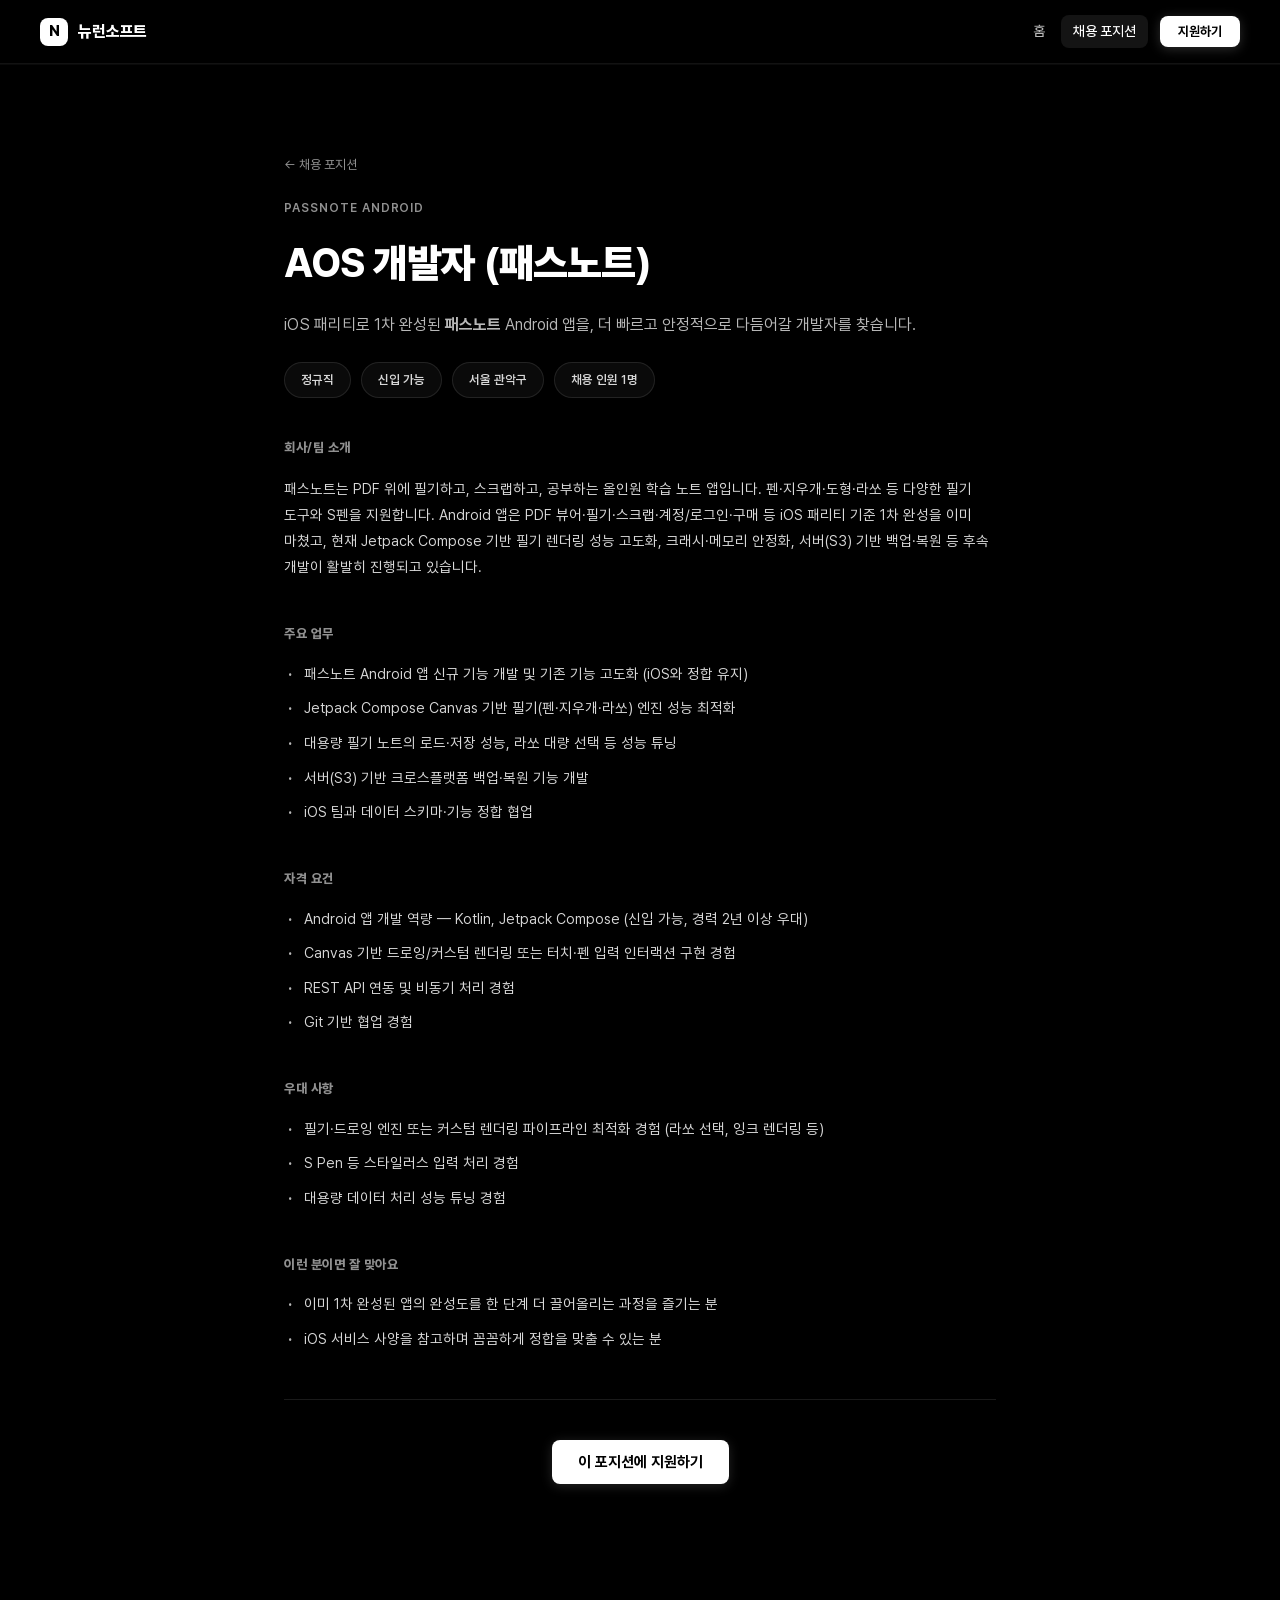
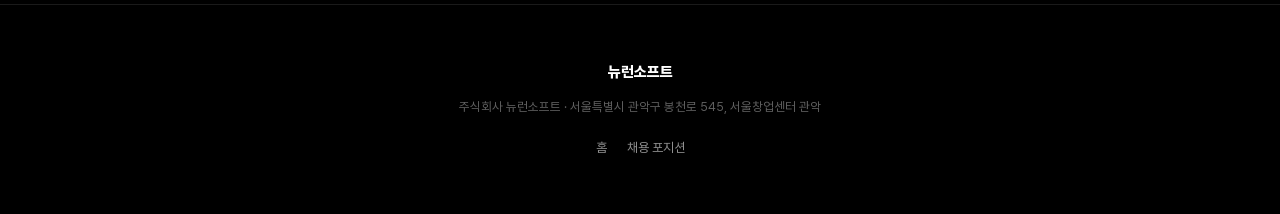
<file: positions/aos-developer/index.html>
<!DOCTYPE html>
<html lang="ko">
<head>
  <meta charset="UTF-8" />
  <meta name="viewport" content="width=device-width, initial-scale=1.0" />
  <title>AOS 개발자 (패스노트) | 뉴런소프트 채용</title>
  <link href="https://fonts.googleapis.com/css2?family=Inter:wght@400;500;600;700;800;900&display=swap" rel="stylesheet" />
  <link rel="stylesheet" href="../../style.css" />
</head>
<body>

  <nav class="nav">
    <a href="/" class="nav-logo"><span class="nav-logo-mark">N</span>뉴런소프트</a>
    <div class="nav-links">
      <a href="/" class="nav-link">홈</a>
      <a href="/positions" class="nav-link active">채용 포지션</a>
      <button type="button" class="btn-apply" data-open-apply>지원하기</button>
    </div>
  </nav>

  <div class="detail-header">
    <a href="/positions" class="detail-back">← 채용 포지션</a>
    <div class="detail-team">Passnote Android</div>
    <h1 class="detail-title">AOS 개발자 (패스노트)</h1>
    <p class="detail-tagline">iOS 패리티로 1차 완성된 <b>패스노트</b> Android 앱을, 더 빠르고 안정적으로 다듬어갈 개발자를 찾습니다.</p>
    <div class="detail-meta">
      <span class="badge">정규직</span>
      <span class="badge">신입 가능</span>
      <span class="badge">서울 관악구</span>
      <span class="badge">채용 인원 1명</span>
    </div>
  </div>

  <div class="detail-body">
    <div class="detail-block">
      <div class="detail-block-title">회사/팀 소개</div>
      <p>패스노트는 PDF 위에 필기하고, 스크랩하고, 공부하는 올인원 학습 노트 앱입니다. 펜·지우개·도형·라쏘 등 다양한 필기 도구와 S펜을 지원합니다. Android 앱은 PDF 뷰어·필기·스크랩·계정/로그인·구매 등 iOS 패리티 기준 1차 완성을 이미 마쳤고, 현재 Jetpack Compose 기반 필기 렌더링 성능 고도화, 크래시·메모리 안정화, 서버(S3) 기반 백업·복원 등 후속 개발이 활발히 진행되고 있습니다.</p>
    </div>

    <div class="detail-block">
      <div class="detail-block-title">주요 업무</div>
      <ul>
        <li>패스노트 Android 앱 신규 기능 개발 및 기존 기능 고도화 (iOS와 정합 유지)</li>
        <li>Jetpack Compose Canvas 기반 필기(펜·지우개·라쏘) 엔진 성능 최적화</li>
        <li>대용량 필기 노트의 로드·저장 성능, 라쏘 대량 선택 등 성능 튜닝</li>
        <li>서버(S3) 기반 크로스플랫폼 백업·복원 기능 개발</li>
        <li>iOS 팀과 데이터 스키마·기능 정합 협업</li>
      </ul>
    </div>

    <div class="detail-block">
      <div class="detail-block-title">자격 요건</div>
      <ul>
        <li>Android 앱 개발 역량 — Kotlin, Jetpack Compose (신입 가능, 경력 2년 이상 우대)</li>
        <li>Canvas 기반 드로잉/커스텀 렌더링 또는 터치·펜 입력 인터랙션 구현 경험</li>
        <li>REST API 연동 및 비동기 처리 경험</li>
        <li>Git 기반 협업 경험</li>
      </ul>
    </div>

    <div class="detail-block">
      <div class="detail-block-title">우대 사항</div>
      <ul>
        <li>필기·드로잉 엔진 또는 커스텀 렌더링 파이프라인 최적화 경험 (라쏘 선택, 잉크 렌더링 등)</li>
        <li>S Pen 등 스타일러스 입력 처리 경험</li>
        <li>대용량 데이터 처리 성능 튜닝 경험</li>
      </ul>
    </div>

    <div class="detail-block">
      <div class="detail-block-title">이런 분이면 잘 맞아요</div>
      <ul>
        <li>이미 1차 완성된 앱의 완성도를 한 단계 더 끌어올리는 과정을 즐기는 분</li>
        <li>iOS 서비스 사양을 참고하며 꼼꼼하게 정합을 맞출 수 있는 분</li>
      </ul>
    </div>

    <div class="detail-cta">
      <button type="button" class="btn-primary" data-open-apply>이 포지션에 지원하기</button>
    </div>
  </div>

  <dialog class="apply-modal" id="applyModal">
    <div class="apply-modal-head">
      <div class="apply-modal-title">AOS 개발자 지원하기</div>
      <button type="button" class="apply-modal-close" data-close-apply aria-label="닫기">✕</button>
    </div>
    <form class="apply-form" action="https://formsubmit.co/koreasomoon@naver.com" method="POST" enctype="multipart/form-data">
      <input type="hidden" name="_subject" value="[지원] AOS 개발자 - 뉴런소프트" />
      <input type="hidden" name="_next" value="https://career.newlearn-soft.com/thanks" />
      <input type="hidden" name="_captcha" value="false" />
      <input type="text" name="_honey" style="display:none" tabindex="-1" autocomplete="off" />

      <div class="apply-field">
        <label for="aos-name">이름 *</label>
        <input type="text" id="aos-name" name="name" required />
      </div>
      <div class="apply-field">
        <label for="aos-email">이메일 *</label>
        <input type="email" id="aos-email" name="email" required />
      </div>
      <div class="apply-field">
        <label for="aos-phone">연락처</label>
        <input type="tel" id="aos-phone" name="phone" />
      </div>
      <div class="apply-field">
        <label for="aos-message">50자 이내 자기소개</label>
        <textarea id="aos-message" name="message" rows="2" maxlength="50"></textarea>
      </div>
      <div class="apply-field">
        <label for="aos-resume">이력서 * <span class="apply-hint">(PDF·DOC, 5MB 이하)</span></label>
        <input type="file" id="aos-resume" name="resume" accept=".pdf,.doc,.docx" required />
      </div>
      <div class="apply-field">
        <label for="aos-portfolio">포트폴리오 <span class="apply-hint">(선택, 5MB 이하)</span></label>
        <input type="file" id="aos-portfolio" name="portfolio" accept=".pdf,.doc,.docx,.ppt,.pptx,.zip" />
      </div>
      <p class="apply-file-error" id="aos-file-error"></p>
      <div class="apply-field">
        <label>사람 확인 * — 조각을 옮겨 빈 자리에 맞춰주세요</label>
        <div class="puzzle" id="aos-puzzle">
          <div class="puzzle-track" id="aos-puzzle-track">
            <div class="puzzle-fill" id="aos-puzzle-fill"></div>
            <svg class="puzzle-target" id="aos-puzzle-target" width="34" height="34" viewBox="0 0 34 34">
              <g fill="none" stroke="rgba(255,255,255,0.4)" stroke-width="1.5" stroke-dasharray="3 3">
                <rect x="4" y="4" width="22" height="22" rx="4" />
                <circle cx="26" cy="15" r="6" />
              </g>
            </svg>
            <div class="puzzle-piece" id="aos-puzzle-piece" tabindex="0" role="slider" aria-valuemin="0" aria-valuemax="100" aria-valuenow="0" aria-label="퍼즐 조각, 화살표 키 또는 드래그로 이동">
              <svg width="34" height="34" viewBox="0 0 34 34">
                <g fill="#ffffff">
                  <rect x="4" y="4" width="22" height="22" rx="4" />
                  <circle cx="26" cy="15" r="6" />
                </g>
              </svg>
            </div>
          </div>
          <p class="puzzle-status" id="aos-puzzle-status">조각을 드래그해서 빈 칸에 맞춰보세요</p>
        </div>
      </div>
      <label class="apply-consent">
        <input type="checkbox" name="privacy_consent" required />
        제출한 이력서·포트폴리오는 채용 목적으로만 사용되며, 전형 종료 후 파기됩니다. 개인정보 수집·이용에 동의합니다. *
      </label>
      <button type="submit" class="btn-primary apply-submit">지원서 제출하기</button>
      <p class="apply-note">파일 첨부가 어려우시면 <a href="mailto:koreasomoon@naver.com?subject=[지원] AOS 개발자 - 뉴런소프트" style="color:var(--gray-300);text-decoration:underline;">이메일로 직접 지원</a>도 가능합니다.</p>
    </form>
  </dialog>

  <footer class="footer">
    <div class="footer-logo">뉴런소프트</div>
    <div class="footer-meta">주식회사 뉴런소프트 · 서울특별시 관악구 봉천로 545, 서울창업센터 관악</div>
    <div class="footer-links">
      <a href="/">홈</a>
      <a href="/positions">채용 포지션</a>
    </div>
  </footer>

  <script>
    (function () {
      var modal = document.getElementById('applyModal');
      var puzzle;
      function openModal() {
        modal.showModal();
        if (puzzle) puzzle.layout();
        requestAnimationFrame(function () {
          requestAnimationFrame(function () { modal.classList.add('is-open'); });
        });
      }
      function closeModal() {
        if (!modal.classList.contains('is-open')) return;
        modal.classList.remove('is-open');
        var closed = false;
        function finish() {
          if (closed) return;
          closed = true;
          modal.close();
        }
        modal.addEventListener('transitionend', finish, { once: true });
        setTimeout(finish, 260);
      }
      document.querySelectorAll('[data-open-apply]').forEach(function (btn) {
        btn.addEventListener('click', openModal);
      });
      document.querySelectorAll('[data-close-apply]').forEach(function (btn) {
        btn.addEventListener('click', closeModal);
      });
      modal.addEventListener('click', function (e) {
        var r = modal.getBoundingClientRect();
        var inside = r.top <= e.clientY && e.clientY <= r.top + r.height && r.left <= e.clientX && e.clientX <= r.left + r.width;
        if (!inside) closeModal();
      });
      modal.addEventListener('cancel', function (e) {
        e.preventDefault();
        closeModal();
      });

      function setupPuzzle(prefix) {
        var track = document.getElementById(prefix + '-puzzle-track');
        var piece = document.getElementById(prefix + '-puzzle-piece');
        var target = document.getElementById(prefix + '-puzzle-target');
        var status = document.getElementById(prefix + '-puzzle-status');
        var fill = document.getElementById(prefix + '-puzzle-fill');
        var pieceW = 34;
        var verified = false;
        var dragging = false;
        var startClientX = 0;
        var startLeft = 0;
        var maxX = 1;
        var targetX = 0;

        function layout() {
          var trackW = track.clientWidth;
          maxX = Math.max(1, trackW - pieceW);
          targetX = Math.round(maxX * (0.45 + Math.random() * 0.4));
          target.style.left = targetX + 'px';
          verified = false;
          piece.classList.remove('is-success');
          status.textContent = '조각을 드래그해서 빈 칸에 맞춰보세요';
          status.classList.remove('is-success');
          piece.setAttribute('aria-label', '퍼즐 조각, 화살표 키 또는 드래그로 이동');
          setPos(0);
        }
        layout();

        function setPos(x) {
          x = Math.max(0, Math.min(maxX, x));
          piece.style.left = x + 'px';
          if (fill) fill.style.width = (x + pieceW / 2) + 'px';
          piece.setAttribute('aria-valuenow', String(Math.round((x / maxX) * 100)));
          return x;
        }

        function checkSuccess(x) {
          if (Math.abs(x - targetX) <= 8) {
            verified = true;
            setPos(targetX);
            piece.classList.add('is-success');
            status.textContent = '확인되었습니다';
            status.classList.add('is-success');
            piece.setAttribute('aria-label', '사람 확인 완료');
          } else {
            verified = false;
            setPos(0);
            status.textContent = '아쉬워요, 다시 옮겨보세요';
            status.classList.remove('is-success');
          }
        }

        function pointerDown(e) {
          if (verified) return;
          dragging = true;
          piece.classList.add('is-dragging');
          startClientX = e.touches ? e.touches[0].clientX : e.clientX;
          startLeft = parseFloat(piece.style.left || '0');
          e.preventDefault();
        }
        function pointerMove(e) {
          if (!dragging) return;
          var clientX = e.touches ? e.touches[0].clientX : e.clientX;
          setPos(startLeft + (clientX - startClientX));
        }
        function pointerUp() {
          if (!dragging) return;
          dragging = false;
          piece.classList.remove('is-dragging');
          checkSuccess(parseFloat(piece.style.left || '0'));
        }

        piece.addEventListener('mousedown', pointerDown);
        window.addEventListener('mousemove', pointerMove);
        window.addEventListener('mouseup', pointerUp);
        piece.addEventListener('touchstart', pointerDown, { passive: false });
        window.addEventListener('touchmove', pointerMove, { passive: false });
        window.addEventListener('touchend', pointerUp);
        piece.addEventListener('keydown', function (e) {
          if (verified) return;
          var cur = parseFloat(piece.style.left || '0');
          if (e.key === 'ArrowRight') { setPos(cur + 8); e.preventDefault(); }
          else if (e.key === 'ArrowLeft') { setPos(cur - 8); e.preventDefault(); }
          else if (e.key === 'Enter' || e.key === ' ') { checkSuccess(parseFloat(piece.style.left || '0')); e.preventDefault(); }
        });

        return { isVerified: function () { return verified; }, layout: layout };
      }

      puzzle = setupPuzzle('aos');
      var form = modal.querySelector('.apply-form');
      var submitBtn = form.querySelector('.apply-submit');
      var MAX_FILE_SIZE = 5 * 1024 * 1024;
      var MAX_TOTAL_SIZE = 10 * 1024 * 1024;
      var resumeInput = document.getElementById('aos-resume');
      var portfolioInput = document.getElementById('aos-portfolio');
      var fileError = document.getElementById('aos-file-error');
      function checkFileSizes() {
        var resumeFile = resumeInput.files[0];
        var portfolioFile = portfolioInput.files[0];
        var total = (resumeFile ? resumeFile.size : 0) + (portfolioFile ? portfolioFile.size : 0);
        var valid = true;
        if (resumeFile && resumeFile.size > MAX_FILE_SIZE) {
          fileError.textContent = '이력서 파일이 5MB를 초과했습니다.';
          valid = false;
        } else if (portfolioFile && portfolioFile.size > MAX_FILE_SIZE) {
          fileError.textContent = '포트폴리오 파일이 5MB를 초과했습니다.';
          valid = false;
        } else if (total > MAX_TOTAL_SIZE) {
          fileError.textContent = '첨부파일 전체 용량이 10MB를 초과했습니다. 파일을 줄여주세요.';
          valid = false;
        }
        fileError.classList.toggle('is-visible', !valid);
        submitBtn.disabled = !valid;
        return valid;
      }
      resumeInput.addEventListener('change', checkFileSizes);
      portfolioInput.addEventListener('change', checkFileSizes);

      form.addEventListener('submit', function (e) {
        if (!checkFileSizes()) {
          e.preventDefault();
          return;
        }
        if (!puzzle.isVerified()) {
          e.preventDefault();
          var status = document.getElementById('aos-puzzle-status');
          status.textContent = '퍼즐을 먼저 맞춰주세요.';
          status.classList.remove('is-success');
        }
      });
    })();
  </script>

</body>
</html>
</file>
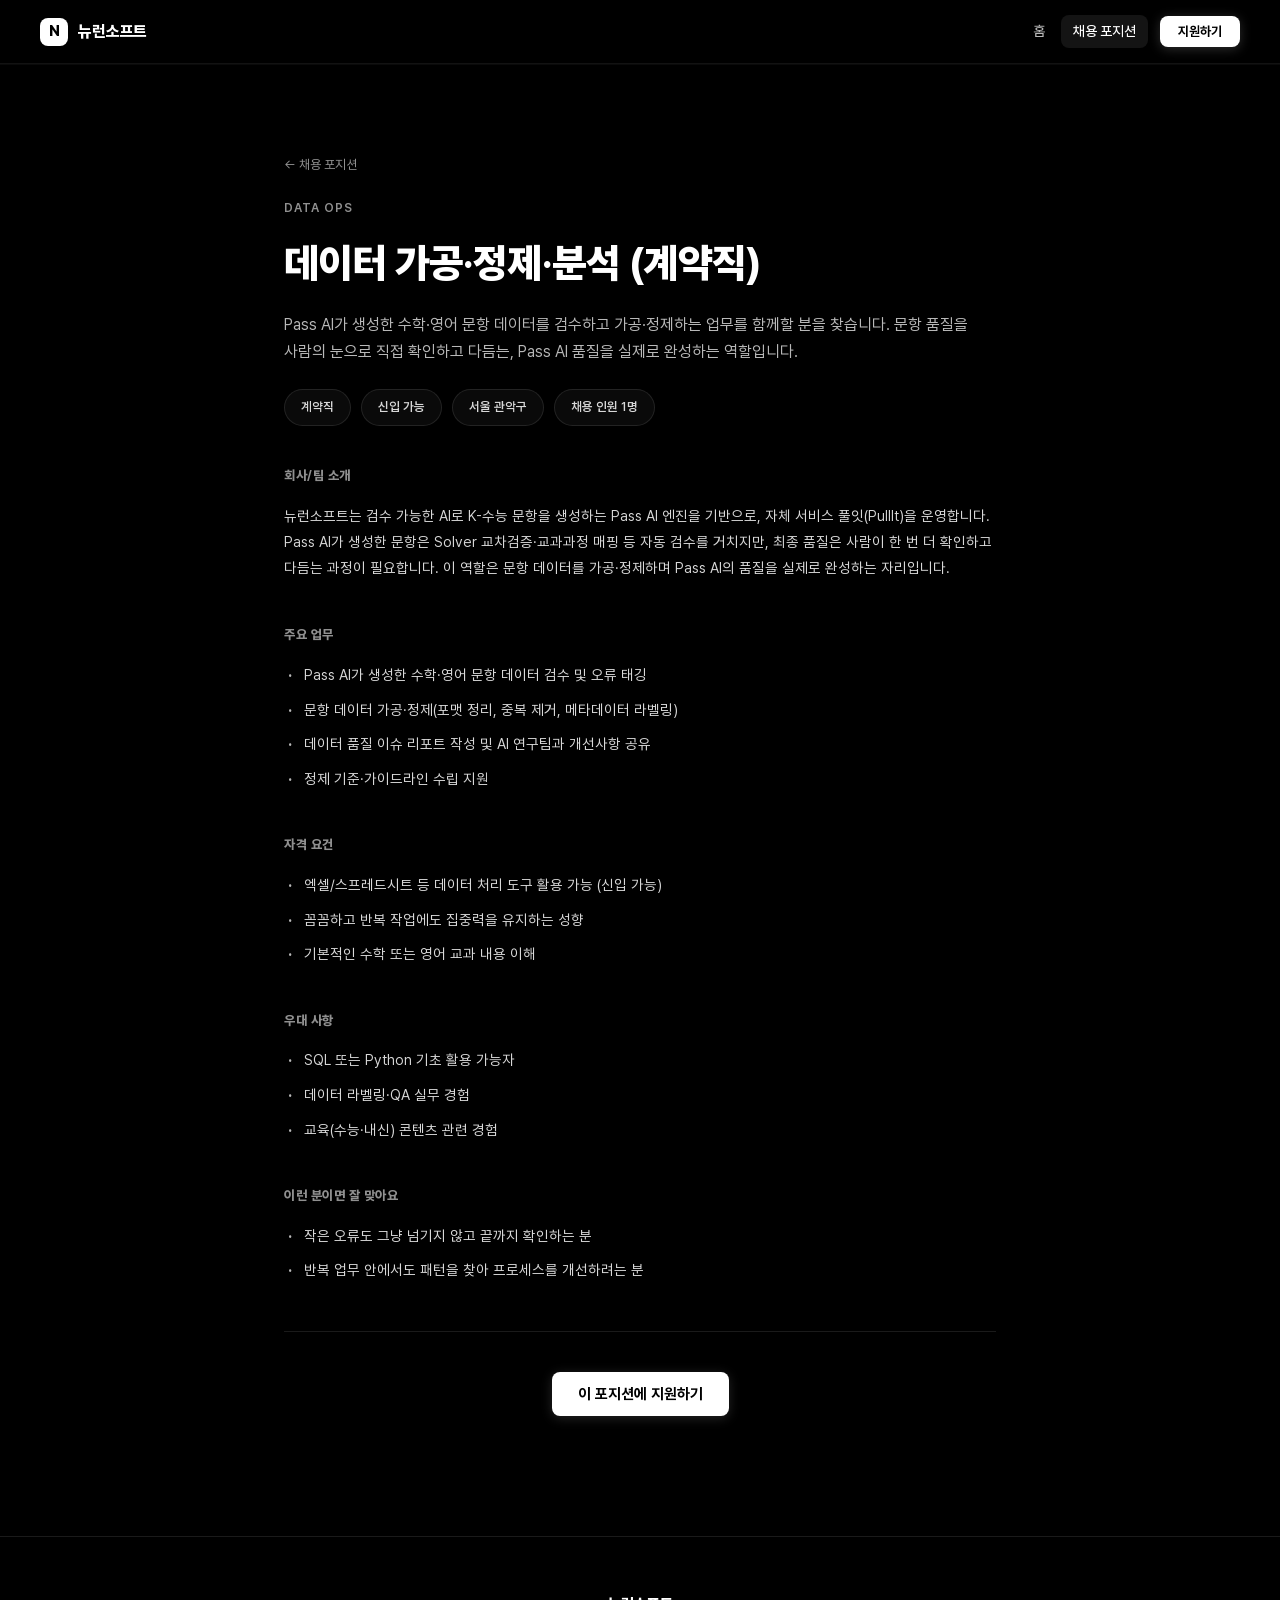
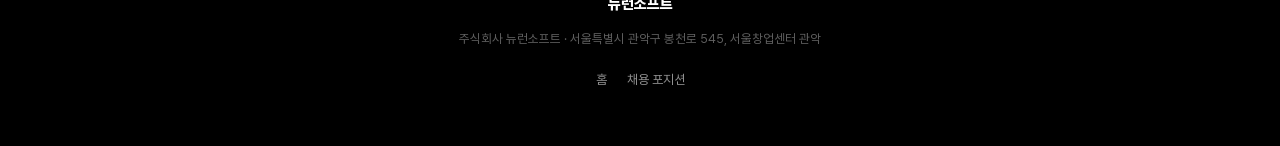
<file: positions/data-ops/index.html>
<!DOCTYPE html>
<html lang="ko">
<head>
  <meta charset="UTF-8" />
  <meta name="viewport" content="width=device-width, initial-scale=1.0" />
  <title>데이터 가공·정제·분석 (계약직) | 뉴런소프트 채용</title>
  <link href="https://fonts.googleapis.com/css2?family=Inter:wght@400;500;600;700;800;900&display=swap" rel="stylesheet" />
  <link rel="stylesheet" href="../../style.css" />
</head>
<body>

  <nav class="nav">
    <a href="/" class="nav-logo"><span class="nav-logo-mark">N</span>뉴런소프트</a>
    <div class="nav-links">
      <a href="/" class="nav-link">홈</a>
      <a href="/positions" class="nav-link active">채용 포지션</a>
      <button type="button" class="btn-apply" data-open-apply>지원하기</button>
    </div>
  </nav>

  <div class="detail-header">
    <a href="/positions" class="detail-back">← 채용 포지션</a>
    <div class="detail-team">Data Ops</div>
    <h1 class="detail-title">데이터 가공·정제·분석 (계약직)</h1>
    <p class="detail-tagline">Pass AI가 생성한 수학·영어 문항 데이터를 검수하고 가공·정제하는 업무를 함께할 분을 찾습니다. 문항 품질을 사람의 눈으로 직접 확인하고 다듬는, Pass AI 품질을 실제로 완성하는 역할입니다.</p>
    <div class="detail-meta">
      <span class="badge">계약직</span>
      <span class="badge">신입 가능</span>
      <span class="badge">서울 관악구</span>
      <span class="badge">채용 인원 1명</span>
    </div>
  </div>

  <div class="detail-body">
    <div class="detail-block">
      <div class="detail-block-title">회사/팀 소개</div>
      <p>뉴런소프트는 검수 가능한 AI로 K-수능 문항을 생성하는 Pass AI 엔진을 기반으로, 자체 서비스 풀잇(PullIt)을 운영합니다. Pass AI가 생성한 문항은 Solver 교차검증·교과과정 매핑 등 자동 검수를 거치지만, 최종 품질은 사람이 한 번 더 확인하고 다듬는 과정이 필요합니다. 이 역할은 문항 데이터를 가공·정제하며 Pass AI의 품질을 실제로 완성하는 자리입니다.</p>
    </div>

    <div class="detail-block">
      <div class="detail-block-title">주요 업무</div>
      <ul>
        <li>Pass AI가 생성한 수학·영어 문항 데이터 검수 및 오류 태깅</li>
        <li>문항 데이터 가공·정제(포맷 정리, 중복 제거, 메타데이터 라벨링)</li>
        <li>데이터 품질 이슈 리포트 작성 및 AI 연구팀과 개선사항 공유</li>
        <li>정제 기준·가이드라인 수립 지원</li>
      </ul>
    </div>

    <div class="detail-block">
      <div class="detail-block-title">자격 요건</div>
      <ul>
        <li>엑셀/스프레드시트 등 데이터 처리 도구 활용 가능 (신입 가능)</li>
        <li>꼼꼼하고 반복 작업에도 집중력을 유지하는 성향</li>
        <li>기본적인 수학 또는 영어 교과 내용 이해</li>
      </ul>
    </div>

    <div class="detail-block">
      <div class="detail-block-title">우대 사항</div>
      <ul>
        <li>SQL 또는 Python 기초 활용 가능자</li>
        <li>데이터 라벨링·QA 실무 경험</li>
        <li>교육(수능·내신) 콘텐츠 관련 경험</li>
      </ul>
    </div>

    <div class="detail-block">
      <div class="detail-block-title">이런 분이면 잘 맞아요</div>
      <ul>
        <li>작은 오류도 그냥 넘기지 않고 끝까지 확인하는 분</li>
        <li>반복 업무 안에서도 패턴을 찾아 프로세스를 개선하려는 분</li>
      </ul>
    </div>

    <div class="detail-cta">
      <button type="button" class="btn-primary" data-open-apply>이 포지션에 지원하기</button>
    </div>
  </div>

  <dialog class="apply-modal" id="applyModal">
    <div class="apply-modal-head">
      <div class="apply-modal-title">데이터 가공·정제 지원하기</div>
      <button type="button" class="apply-modal-close" data-close-apply aria-label="닫기">✕</button>
    </div>
    <form class="apply-form" action="https://formsubmit.co/koreasomoon@naver.com" method="POST" enctype="multipart/form-data">
      <input type="hidden" name="_subject" value="[지원] 데이터 가공·정제 - 뉴런소프트" />
      <input type="hidden" name="_next" value="https://career.newlearn-soft.com/thanks" />
      <input type="hidden" name="_captcha" value="false" />
      <input type="text" name="_honey" style="display:none" tabindex="-1" autocomplete="off" />

      <div class="apply-field">
        <label for="data-name">이름 *</label>
        <input type="text" id="data-name" name="name" required />
      </div>
      <div class="apply-field">
        <label for="data-email">이메일 *</label>
        <input type="email" id="data-email" name="email" required />
      </div>
      <div class="apply-field">
        <label for="data-phone">연락처</label>
        <input type="tel" id="data-phone" name="phone" />
      </div>
      <div class="apply-field">
        <label for="data-message">50자 이내 자기소개</label>
        <textarea id="data-message" name="message" rows="2" maxlength="50"></textarea>
      </div>
      <div class="apply-field">
        <label for="data-resume">이력서 * <span class="apply-hint">(PDF·DOC, 5MB 이하)</span></label>
        <input type="file" id="data-resume" name="resume" accept=".pdf,.doc,.docx" required />
      </div>
      <div class="apply-field">
        <label for="data-portfolio">포트폴리오 <span class="apply-hint">(선택, 5MB 이하)</span></label>
        <input type="file" id="data-portfolio" name="portfolio" accept=".pdf,.doc,.docx,.ppt,.pptx,.zip" />
      </div>
      <p class="apply-file-error" id="data-file-error"></p>
      <div class="apply-field">
        <label>사람 확인 * — 조각을 옮겨 빈 자리에 맞춰주세요</label>
        <div class="puzzle" id="data-puzzle">
          <div class="puzzle-track" id="data-puzzle-track">
            <div class="puzzle-fill" id="data-puzzle-fill"></div>
            <svg class="puzzle-target" id="data-puzzle-target" width="34" height="34" viewBox="0 0 34 34">
              <g fill="none" stroke="rgba(255,255,255,0.4)" stroke-width="1.5" stroke-dasharray="3 3">
                <rect x="4" y="4" width="22" height="22" rx="4" />
                <circle cx="26" cy="15" r="6" />
              </g>
            </svg>
            <div class="puzzle-piece" id="data-puzzle-piece" tabindex="0" role="slider" aria-valuemin="0" aria-valuemax="100" aria-valuenow="0" aria-label="퍼즐 조각, 화살표 키 또는 드래그로 이동">
              <svg width="34" height="34" viewBox="0 0 34 34">
                <g fill="#ffffff">
                  <rect x="4" y="4" width="22" height="22" rx="4" />
                  <circle cx="26" cy="15" r="6" />
                </g>
              </svg>
            </div>
          </div>
          <p class="puzzle-status" id="data-puzzle-status">조각을 드래그해서 빈 칸에 맞춰보세요</p>
        </div>
      </div>
      <label class="apply-consent">
        <input type="checkbox" name="privacy_consent" required />
        제출한 이력서·포트폴리오는 채용 목적으로만 사용되며, 전형 종료 후 파기됩니다. 개인정보 수집·이용에 동의합니다. *
      </label>
      <button type="submit" class="btn-primary apply-submit">지원서 제출하기</button>
      <p class="apply-note">파일 첨부가 어려우시면 <a href="mailto:koreasomoon@naver.com?subject=[지원] 데이터 가공·정제 - 뉴런소프트" style="color:var(--gray-300);text-decoration:underline;">이메일로 직접 지원</a>도 가능합니다.</p>
    </form>
  </dialog>

  <footer class="footer">
    <div class="footer-logo">뉴런소프트</div>
    <div class="footer-meta">주식회사 뉴런소프트 · 서울특별시 관악구 봉천로 545, 서울창업센터 관악</div>
    <div class="footer-links">
      <a href="/">홈</a>
      <a href="/positions">채용 포지션</a>
    </div>
  </footer>

  <script>
    (function () {
      var modal = document.getElementById('applyModal');
      var puzzle;
      function openModal() {
        modal.showModal();
        if (puzzle) puzzle.layout();
        requestAnimationFrame(function () {
          requestAnimationFrame(function () { modal.classList.add('is-open'); });
        });
      }
      function closeModal() {
        if (!modal.classList.contains('is-open')) return;
        modal.classList.remove('is-open');
        var closed = false;
        function finish() {
          if (closed) return;
          closed = true;
          modal.close();
        }
        modal.addEventListener('transitionend', finish, { once: true });
        setTimeout(finish, 260);
      }
      document.querySelectorAll('[data-open-apply]').forEach(function (btn) {
        btn.addEventListener('click', openModal);
      });
      document.querySelectorAll('[data-close-apply]').forEach(function (btn) {
        btn.addEventListener('click', closeModal);
      });
      modal.addEventListener('click', function (e) {
        var r = modal.getBoundingClientRect();
        var inside = r.top <= e.clientY && e.clientY <= r.top + r.height && r.left <= e.clientX && e.clientX <= r.left + r.width;
        if (!inside) closeModal();
      });
      modal.addEventListener('cancel', function (e) {
        e.preventDefault();
        closeModal();
      });

      function setupPuzzle(prefix) {
        var track = document.getElementById(prefix + '-puzzle-track');
        var piece = document.getElementById(prefix + '-puzzle-piece');
        var target = document.getElementById(prefix + '-puzzle-target');
        var status = document.getElementById(prefix + '-puzzle-status');
        var fill = document.getElementById(prefix + '-puzzle-fill');
        var pieceW = 34;
        var verified = false;
        var dragging = false;
        var startClientX = 0;
        var startLeft = 0;
        var maxX = 1;
        var targetX = 0;

        function layout() {
          var trackW = track.clientWidth;
          maxX = Math.max(1, trackW - pieceW);
          targetX = Math.round(maxX * (0.45 + Math.random() * 0.4));
          target.style.left = targetX + 'px';
          verified = false;
          piece.classList.remove('is-success');
          status.textContent = '조각을 드래그해서 빈 칸에 맞춰보세요';
          status.classList.remove('is-success');
          piece.setAttribute('aria-label', '퍼즐 조각, 화살표 키 또는 드래그로 이동');
          setPos(0);
        }
        layout();

        function setPos(x) {
          x = Math.max(0, Math.min(maxX, x));
          piece.style.left = x + 'px';
          if (fill) fill.style.width = (x + pieceW / 2) + 'px';
          piece.setAttribute('aria-valuenow', String(Math.round((x / maxX) * 100)));
          return x;
        }

        function checkSuccess(x) {
          if (Math.abs(x - targetX) <= 8) {
            verified = true;
            setPos(targetX);
            piece.classList.add('is-success');
            status.textContent = '확인되었습니다';
            status.classList.add('is-success');
            piece.setAttribute('aria-label', '사람 확인 완료');
          } else {
            verified = false;
            setPos(0);
            status.textContent = '아쉬워요, 다시 옮겨보세요';
            status.classList.remove('is-success');
          }
        }

        function pointerDown(e) {
          if (verified) return;
          dragging = true;
          piece.classList.add('is-dragging');
          startClientX = e.touches ? e.touches[0].clientX : e.clientX;
          startLeft = parseFloat(piece.style.left || '0');
          e.preventDefault();
        }
        function pointerMove(e) {
          if (!dragging) return;
          var clientX = e.touches ? e.touches[0].clientX : e.clientX;
          setPos(startLeft + (clientX - startClientX));
        }
        function pointerUp() {
          if (!dragging) return;
          dragging = false;
          piece.classList.remove('is-dragging');
          checkSuccess(parseFloat(piece.style.left || '0'));
        }

        piece.addEventListener('mousedown', pointerDown);
        window.addEventListener('mousemove', pointerMove);
        window.addEventListener('mouseup', pointerUp);
        piece.addEventListener('touchstart', pointerDown, { passive: false });
        window.addEventListener('touchmove', pointerMove, { passive: false });
        window.addEventListener('touchend', pointerUp);
        piece.addEventListener('keydown', function (e) {
          if (verified) return;
          var cur = parseFloat(piece.style.left || '0');
          if (e.key === 'ArrowRight') { setPos(cur + 8); e.preventDefault(); }
          else if (e.key === 'ArrowLeft') { setPos(cur - 8); e.preventDefault(); }
          else if (e.key === 'Enter' || e.key === ' ') { checkSuccess(parseFloat(piece.style.left || '0')); e.preventDefault(); }
        });

        return { isVerified: function () { return verified; }, layout: layout };
      }

      puzzle = setupPuzzle('data');
      var form = modal.querySelector('.apply-form');
      var submitBtn = form.querySelector('.apply-submit');
      var MAX_FILE_SIZE = 5 * 1024 * 1024;
      var MAX_TOTAL_SIZE = 10 * 1024 * 1024;
      var resumeInput = document.getElementById('data-resume');
      var portfolioInput = document.getElementById('data-portfolio');
      var fileError = document.getElementById('data-file-error');
      function checkFileSizes() {
        var resumeFile = resumeInput.files[0];
        var portfolioFile = portfolioInput.files[0];
        var total = (resumeFile ? resumeFile.size : 0) + (portfolioFile ? portfolioFile.size : 0);
        var valid = true;
        if (resumeFile && resumeFile.size > MAX_FILE_SIZE) {
          fileError.textContent = '이력서 파일이 5MB를 초과했습니다.';
          valid = false;
        } else if (portfolioFile && portfolioFile.size > MAX_FILE_SIZE) {
          fileError.textContent = '포트폴리오 파일이 5MB를 초과했습니다.';
          valid = false;
        } else if (total > MAX_TOTAL_SIZE) {
          fileError.textContent = '첨부파일 전체 용량이 10MB를 초과했습니다. 파일을 줄여주세요.';
          valid = false;
        }
        fileError.classList.toggle('is-visible', !valid);
        submitBtn.disabled = !valid;
        return valid;
      }
      resumeInput.addEventListener('change', checkFileSizes);
      portfolioInput.addEventListener('change', checkFileSizes);

      form.addEventListener('submit', function (e) {
        if (!checkFileSizes()) {
          e.preventDefault();
          return;
        }
        if (!puzzle.isVerified()) {
          e.preventDefault();
          var status = document.getElementById('data-puzzle-status');
          status.textContent = '퍼즐을 먼저 맞춰주세요.';
          status.classList.remove('is-success');
        }
      });
    })();
  </script>

</body>
</html>
</file>
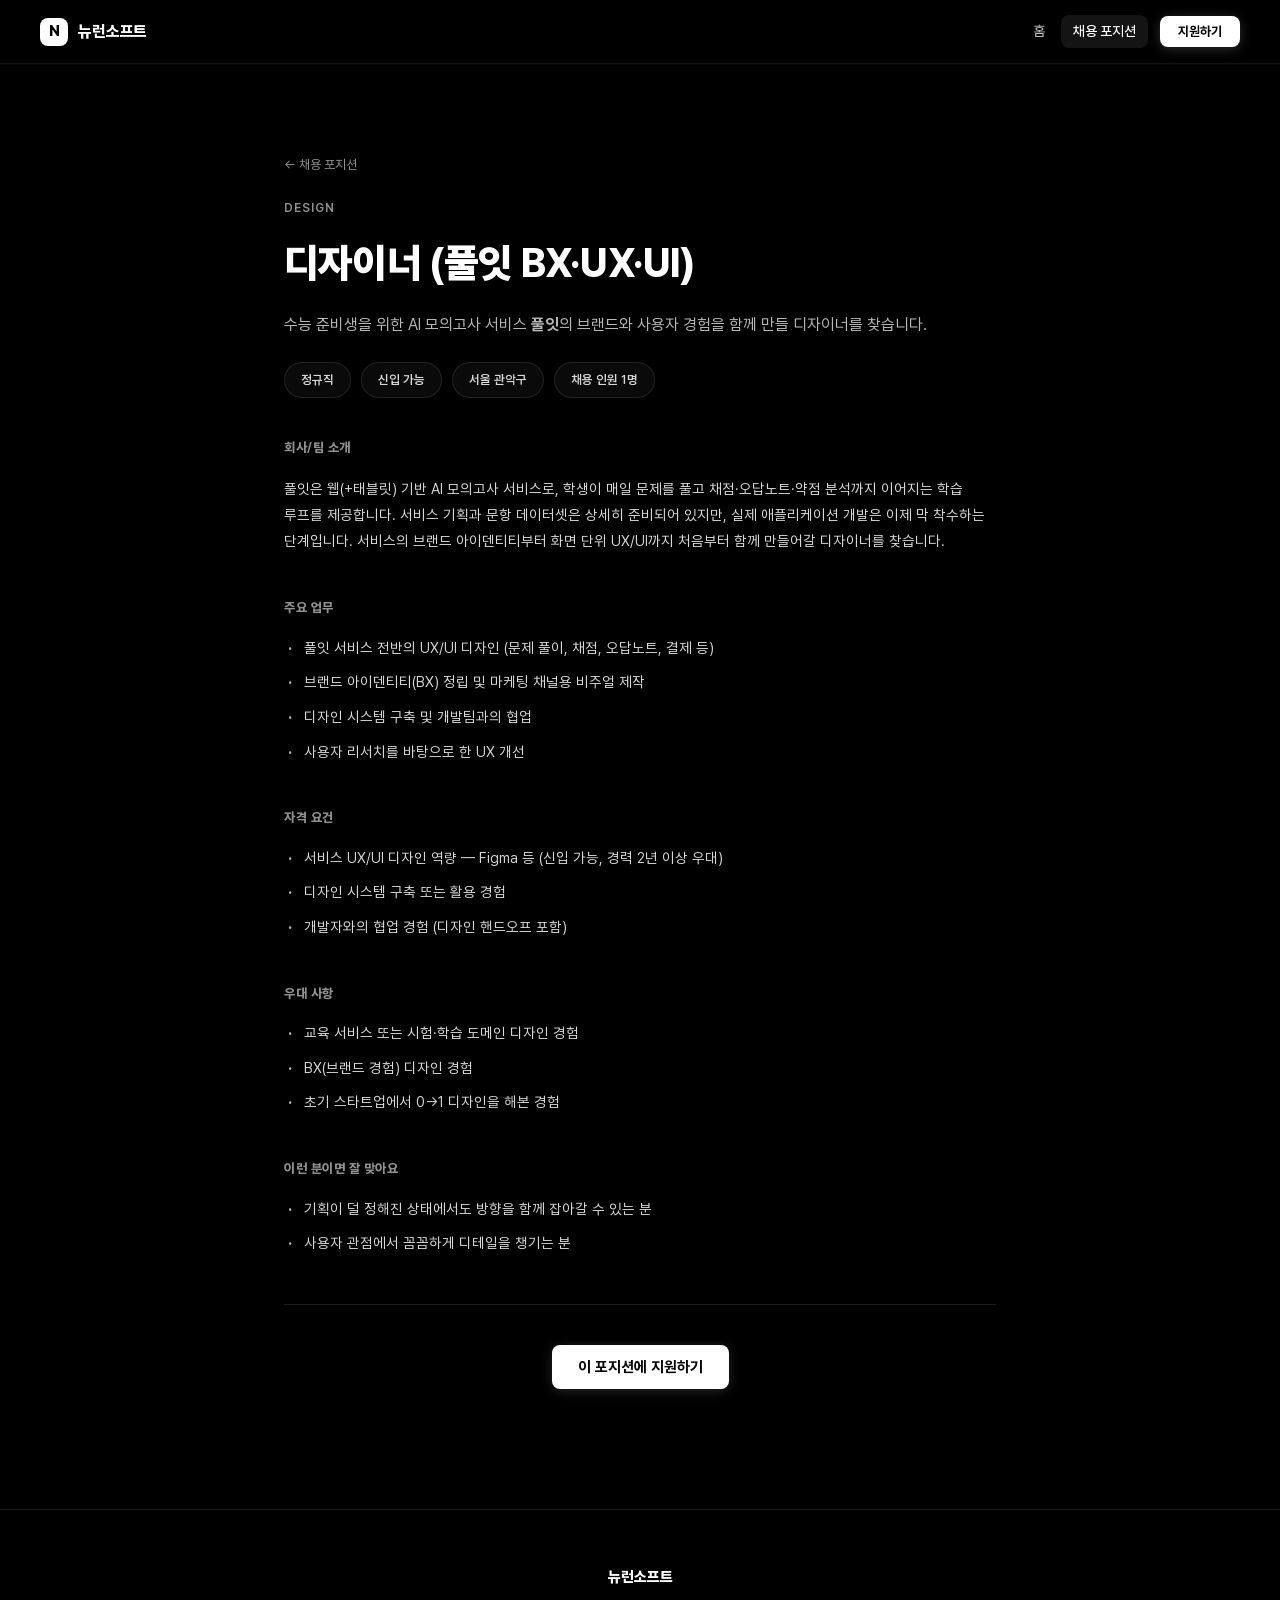
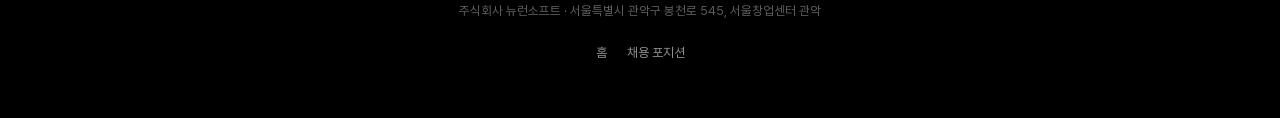
<file: positions/designer/index.html>
<!DOCTYPE html>
<html lang="ko">
<head>
  <meta charset="UTF-8" />
  <meta name="viewport" content="width=device-width, initial-scale=1.0" />
  <title>디자이너 (풀잇 BX·UX·UI) | 뉴런소프트 채용</title>
  <link href="https://fonts.googleapis.com/css2?family=Inter:wght@400;500;600;700;800;900&display=swap" rel="stylesheet" />
  <link rel="stylesheet" href="../../style.css" />
</head>
<body>

  <nav class="nav">
    <a href="/" class="nav-logo"><span class="nav-logo-mark">N</span>뉴런소프트</a>
    <div class="nav-links">
      <a href="/" class="nav-link">홈</a>
      <a href="/positions" class="nav-link active">채용 포지션</a>
      <button type="button" class="btn-apply" data-open-apply>지원하기</button>
    </div>
  </nav>

  <div class="detail-header">
    <a href="/positions" class="detail-back">← 채용 포지션</a>
    <div class="detail-team">Design</div>
    <h1 class="detail-title">디자이너 (풀잇 BX·UX·UI)</h1>
    <p class="detail-tagline">수능 준비생을 위한 AI 모의고사 서비스 <b>풀잇</b>의 브랜드와 사용자 경험을 함께 만들 디자이너를 찾습니다.</p>
    <div class="detail-meta">
      <span class="badge">정규직</span>
      <span class="badge">신입 가능</span>
      <span class="badge">서울 관악구</span>
      <span class="badge">채용 인원 1명</span>
    </div>
  </div>

  <div class="detail-body">
    <div class="detail-block">
      <div class="detail-block-title">회사/팀 소개</div>
      <p>풀잇은 웹(+태블릿) 기반 AI 모의고사 서비스로, 학생이 매일 문제를 풀고 채점·오답노트·약점 분석까지 이어지는 학습 루프를 제공합니다. 서비스 기획과 문항 데이터셋은 상세히 준비되어 있지만, 실제 애플리케이션 개발은 이제 막 착수하는 단계입니다. 서비스의 브랜드 아이덴티티부터 화면 단위 UX/UI까지 처음부터 함께 만들어갈 디자이너를 찾습니다.</p>
    </div>

    <div class="detail-block">
      <div class="detail-block-title">주요 업무</div>
      <ul>
        <li>풀잇 서비스 전반의 UX/UI 디자인 (문제 풀이, 채점, 오답노트, 결제 등)</li>
        <li>브랜드 아이덴티티(BX) 정립 및 마케팅 채널용 비주얼 제작</li>
        <li>디자인 시스템 구축 및 개발팀과의 협업</li>
        <li>사용자 리서치를 바탕으로 한 UX 개선</li>
      </ul>
    </div>

    <div class="detail-block">
      <div class="detail-block-title">자격 요건</div>
      <ul>
        <li>서비스 UX/UI 디자인 역량 — Figma 등 (신입 가능, 경력 2년 이상 우대)</li>
        <li>디자인 시스템 구축 또는 활용 경험</li>
        <li>개발자와의 협업 경험 (디자인 핸드오프 포함)</li>
      </ul>
    </div>

    <div class="detail-block">
      <div class="detail-block-title">우대 사항</div>
      <ul>
        <li>교육 서비스 또는 시험·학습 도메인 디자인 경험</li>
        <li>BX(브랜드 경험) 디자인 경험</li>
        <li>초기 스타트업에서 0→1 디자인을 해본 경험</li>
      </ul>
    </div>

    <div class="detail-block">
      <div class="detail-block-title">이런 분이면 잘 맞아요</div>
      <ul>
        <li>기획이 덜 정해진 상태에서도 방향을 함께 잡아갈 수 있는 분</li>
        <li>사용자 관점에서 꼼꼼하게 디테일을 챙기는 분</li>
      </ul>
    </div>

    <div class="detail-cta">
      <button type="button" class="btn-primary" data-open-apply>이 포지션에 지원하기</button>
    </div>
  </div>

  <dialog class="apply-modal" id="applyModal">
    <div class="apply-modal-head">
      <div class="apply-modal-title">디자이너 지원하기</div>
      <button type="button" class="apply-modal-close" data-close-apply aria-label="닫기">✕</button>
    </div>
    <form class="apply-form" action="https://formsubmit.co/koreasomoon@naver.com" method="POST" enctype="multipart/form-data">
      <input type="hidden" name="_subject" value="[지원] 디자이너 - 뉴런소프트" />
      <input type="hidden" name="_next" value="https://career.newlearn-soft.com/thanks" />
      <input type="hidden" name="_captcha" value="false" />
      <input type="text" name="_honey" style="display:none" tabindex="-1" autocomplete="off" />

      <div class="apply-field">
        <label for="designer-name">이름 *</label>
        <input type="text" id="designer-name" name="name" required />
      </div>
      <div class="apply-field">
        <label for="designer-email">이메일 *</label>
        <input type="email" id="designer-email" name="email" required />
      </div>
      <div class="apply-field">
        <label for="designer-phone">연락처</label>
        <input type="tel" id="designer-phone" name="phone" />
      </div>
      <div class="apply-field">
        <label for="designer-message">50자 이내 자기소개</label>
        <textarea id="designer-message" name="message" rows="2" maxlength="50"></textarea>
      </div>
      <div class="apply-field">
        <label for="designer-resume">이력서 * <span class="apply-hint">(PDF·DOC, 5MB 이하)</span></label>
        <input type="file" id="designer-resume" name="resume" accept=".pdf,.doc,.docx" required />
      </div>
      <div class="apply-field">
        <label for="designer-portfolio">포트폴리오 <span class="apply-hint">(선택, 5MB 이하)</span></label>
        <input type="file" id="designer-portfolio" name="portfolio" accept=".pdf,.doc,.docx,.ppt,.pptx,.zip" />
      </div>
      <p class="apply-file-error" id="designer-file-error"></p>
      <div class="apply-field">
        <label>사람 확인 * — 조각을 옮겨 빈 자리에 맞춰주세요</label>
        <div class="puzzle" id="designer-puzzle">
          <div class="puzzle-track" id="designer-puzzle-track">
            <div class="puzzle-fill" id="designer-puzzle-fill"></div>
            <svg class="puzzle-target" id="designer-puzzle-target" width="34" height="34" viewBox="0 0 34 34">
              <g fill="none" stroke="rgba(255,255,255,0.4)" stroke-width="1.5" stroke-dasharray="3 3">
                <rect x="4" y="4" width="22" height="22" rx="4" />
                <circle cx="26" cy="15" r="6" />
              </g>
            </svg>
            <div class="puzzle-piece" id="designer-puzzle-piece" tabindex="0" role="slider" aria-valuemin="0" aria-valuemax="100" aria-valuenow="0" aria-label="퍼즐 조각, 화살표 키 또는 드래그로 이동">
              <svg width="34" height="34" viewBox="0 0 34 34">
                <g fill="#ffffff">
                  <rect x="4" y="4" width="22" height="22" rx="4" />
                  <circle cx="26" cy="15" r="6" />
                </g>
              </svg>
            </div>
          </div>
          <p class="puzzle-status" id="designer-puzzle-status">조각을 드래그해서 빈 칸에 맞춰보세요</p>
        </div>
      </div>
      <label class="apply-consent">
        <input type="checkbox" name="privacy_consent" required />
        제출한 이력서·포트폴리오는 채용 목적으로만 사용되며, 전형 종료 후 파기됩니다. 개인정보 수집·이용에 동의합니다. *
      </label>
      <button type="submit" class="btn-primary apply-submit">지원서 제출하기</button>
      <p class="apply-note">파일 첨부가 어려우시면 <a href="mailto:koreasomoon@naver.com?subject=[지원] 디자이너 - 뉴런소프트" style="color:var(--gray-300);text-decoration:underline;">이메일로 직접 지원</a>도 가능합니다.</p>
    </form>
  </dialog>

  <footer class="footer">
    <div class="footer-logo">뉴런소프트</div>
    <div class="footer-meta">주식회사 뉴런소프트 · 서울특별시 관악구 봉천로 545, 서울창업센터 관악</div>
    <div class="footer-links">
      <a href="/">홈</a>
      <a href="/positions">채용 포지션</a>
    </div>
  </footer>

  <script>
    (function () {
      var modal = document.getElementById('applyModal');
      var puzzle;
      function openModal() {
        modal.showModal();
        if (puzzle) puzzle.layout();
        requestAnimationFrame(function () {
          requestAnimationFrame(function () { modal.classList.add('is-open'); });
        });
      }
      function closeModal() {
        if (!modal.classList.contains('is-open')) return;
        modal.classList.remove('is-open');
        var closed = false;
        function finish() {
          if (closed) return;
          closed = true;
          modal.close();
        }
        modal.addEventListener('transitionend', finish, { once: true });
        setTimeout(finish, 260);
      }
      document.querySelectorAll('[data-open-apply]').forEach(function (btn) {
        btn.addEventListener('click', openModal);
      });
      document.querySelectorAll('[data-close-apply]').forEach(function (btn) {
        btn.addEventListener('click', closeModal);
      });
      modal.addEventListener('click', function (e) {
        var r = modal.getBoundingClientRect();
        var inside = r.top <= e.clientY && e.clientY <= r.top + r.height && r.left <= e.clientX && e.clientX <= r.left + r.width;
        if (!inside) closeModal();
      });
      modal.addEventListener('cancel', function (e) {
        e.preventDefault();
        closeModal();
      });

      function setupPuzzle(prefix) {
        var track = document.getElementById(prefix + '-puzzle-track');
        var piece = document.getElementById(prefix + '-puzzle-piece');
        var target = document.getElementById(prefix + '-puzzle-target');
        var status = document.getElementById(prefix + '-puzzle-status');
        var fill = document.getElementById(prefix + '-puzzle-fill');
        var pieceW = 34;
        var verified = false;
        var dragging = false;
        var startClientX = 0;
        var startLeft = 0;
        var maxX = 1;
        var targetX = 0;

        function layout() {
          var trackW = track.clientWidth;
          maxX = Math.max(1, trackW - pieceW);
          targetX = Math.round(maxX * (0.45 + Math.random() * 0.4));
          target.style.left = targetX + 'px';
          verified = false;
          piece.classList.remove('is-success');
          status.textContent = '조각을 드래그해서 빈 칸에 맞춰보세요';
          status.classList.remove('is-success');
          piece.setAttribute('aria-label', '퍼즐 조각, 화살표 키 또는 드래그로 이동');
          setPos(0);
        }
        layout();

        function setPos(x) {
          x = Math.max(0, Math.min(maxX, x));
          piece.style.left = x + 'px';
          if (fill) fill.style.width = (x + pieceW / 2) + 'px';
          piece.setAttribute('aria-valuenow', String(Math.round((x / maxX) * 100)));
          return x;
        }

        function checkSuccess(x) {
          if (Math.abs(x - targetX) <= 8) {
            verified = true;
            setPos(targetX);
            piece.classList.add('is-success');
            status.textContent = '확인되었습니다';
            status.classList.add('is-success');
            piece.setAttribute('aria-label', '사람 확인 완료');
          } else {
            verified = false;
            setPos(0);
            status.textContent = '아쉬워요, 다시 옮겨보세요';
            status.classList.remove('is-success');
          }
        }

        function pointerDown(e) {
          if (verified) return;
          dragging = true;
          piece.classList.add('is-dragging');
          startClientX = e.touches ? e.touches[0].clientX : e.clientX;
          startLeft = parseFloat(piece.style.left || '0');
          e.preventDefault();
        }
        function pointerMove(e) {
          if (!dragging) return;
          var clientX = e.touches ? e.touches[0].clientX : e.clientX;
          setPos(startLeft + (clientX - startClientX));
        }
        function pointerUp() {
          if (!dragging) return;
          dragging = false;
          piece.classList.remove('is-dragging');
          checkSuccess(parseFloat(piece.style.left || '0'));
        }

        piece.addEventListener('mousedown', pointerDown);
        window.addEventListener('mousemove', pointerMove);
        window.addEventListener('mouseup', pointerUp);
        piece.addEventListener('touchstart', pointerDown, { passive: false });
        window.addEventListener('touchmove', pointerMove, { passive: false });
        window.addEventListener('touchend', pointerUp);
        piece.addEventListener('keydown', function (e) {
          if (verified) return;
          var cur = parseFloat(piece.style.left || '0');
          if (e.key === 'ArrowRight') { setPos(cur + 8); e.preventDefault(); }
          else if (e.key === 'ArrowLeft') { setPos(cur - 8); e.preventDefault(); }
          else if (e.key === 'Enter' || e.key === ' ') { checkSuccess(parseFloat(piece.style.left || '0')); e.preventDefault(); }
        });

        return { isVerified: function () { return verified; }, layout: layout };
      }

      puzzle = setupPuzzle('designer');
      var form = modal.querySelector('.apply-form');
      var submitBtn = form.querySelector('.apply-submit');
      var MAX_FILE_SIZE = 5 * 1024 * 1024;
      var MAX_TOTAL_SIZE = 10 * 1024 * 1024;
      var resumeInput = document.getElementById('designer-resume');
      var portfolioInput = document.getElementById('designer-portfolio');
      var fileError = document.getElementById('designer-file-error');
      function checkFileSizes() {
        var resumeFile = resumeInput.files[0];
        var portfolioFile = portfolioInput.files[0];
        var total = (resumeFile ? resumeFile.size : 0) + (portfolioFile ? portfolioFile.size : 0);
        var valid = true;
        if (resumeFile && resumeFile.size > MAX_FILE_SIZE) {
          fileError.textContent = '이력서 파일이 5MB를 초과했습니다.';
          valid = false;
        } else if (portfolioFile && portfolioFile.size > MAX_FILE_SIZE) {
          fileError.textContent = '포트폴리오 파일이 5MB를 초과했습니다.';
          valid = false;
        } else if (total > MAX_TOTAL_SIZE) {
          fileError.textContent = '첨부파일 전체 용량이 10MB를 초과했습니다. 파일을 줄여주세요.';
          valid = false;
        }
        fileError.classList.toggle('is-visible', !valid);
        submitBtn.disabled = !valid;
        return valid;
      }
      resumeInput.addEventListener('change', checkFileSizes);
      portfolioInput.addEventListener('change', checkFileSizes);

      form.addEventListener('submit', function (e) {
        if (!checkFileSizes()) {
          e.preventDefault();
          return;
        }
        if (!puzzle.isVerified()) {
          e.preventDefault();
          var status = document.getElementById('designer-puzzle-status');
          status.textContent = '퍼즐을 먼저 맞춰주세요.';
          status.classList.remove('is-success');
        }
      });
    })();
  </script>

</body>
</html>
</file>
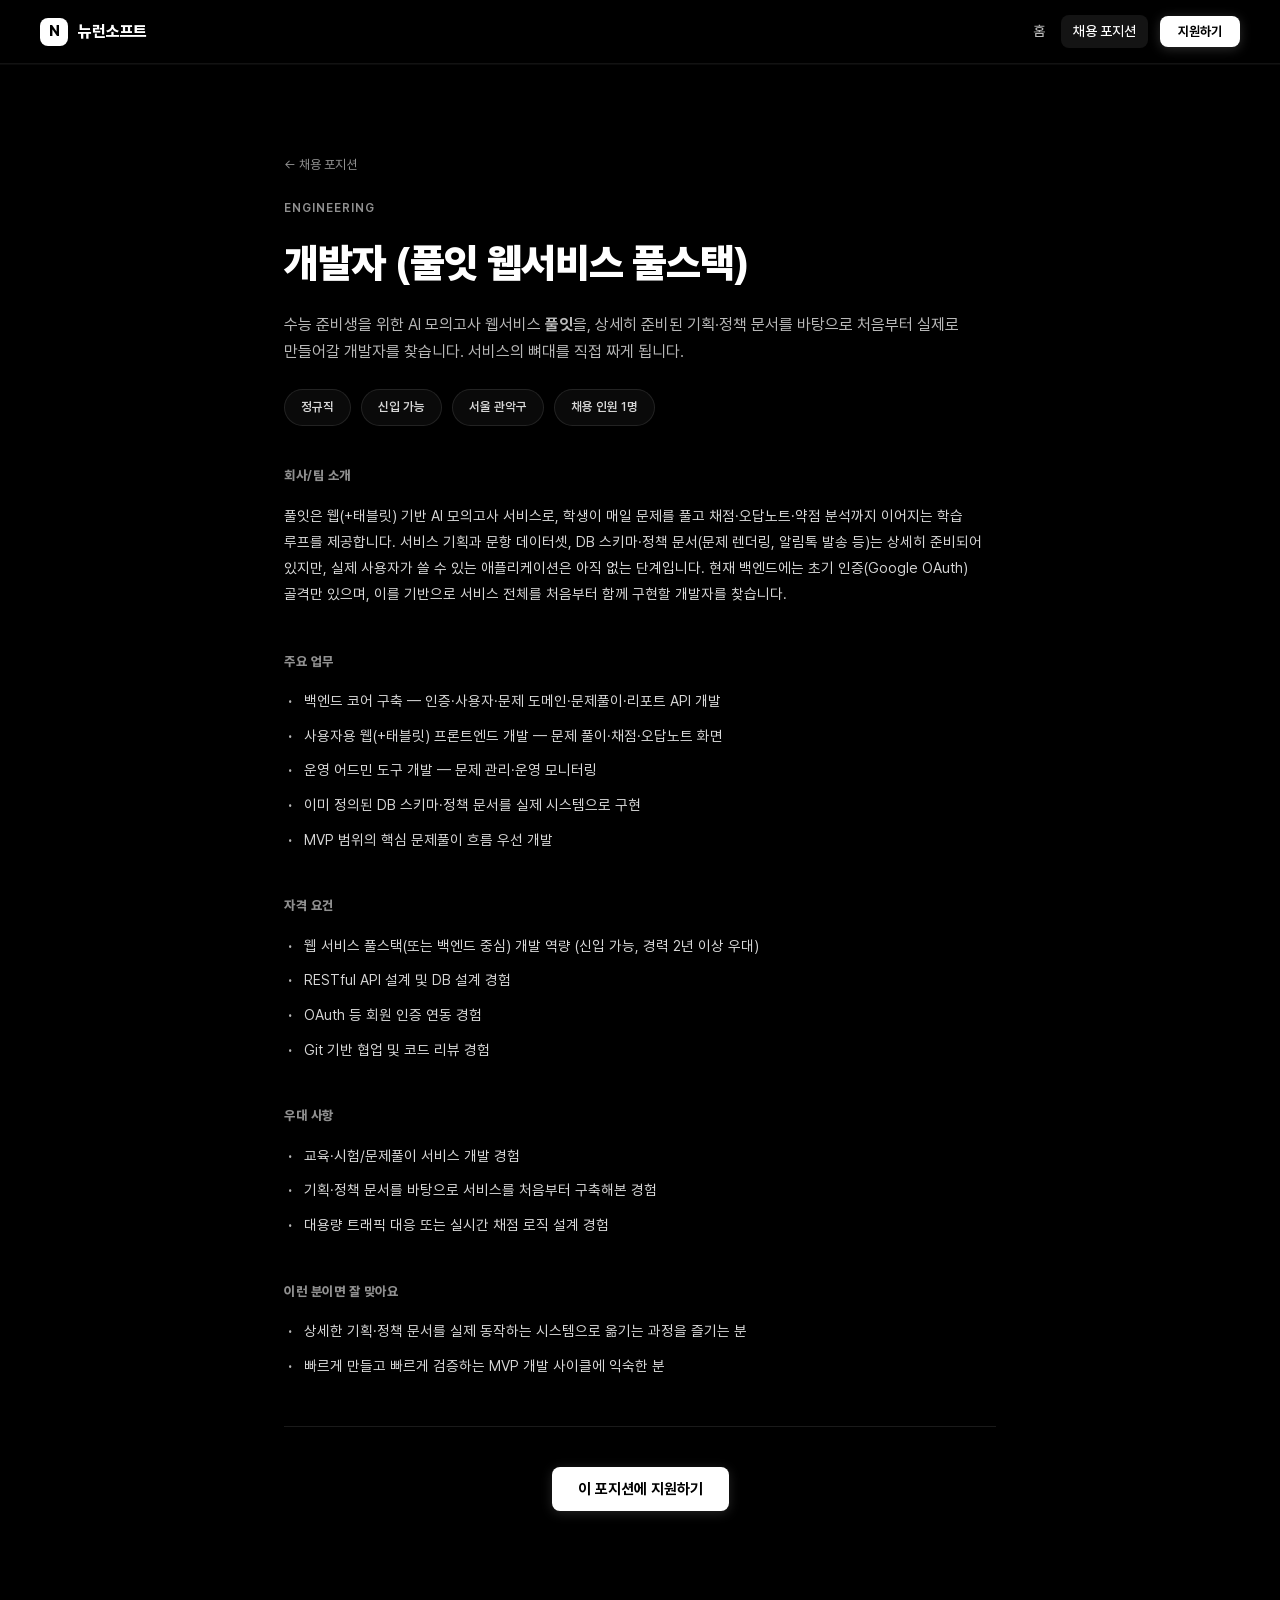
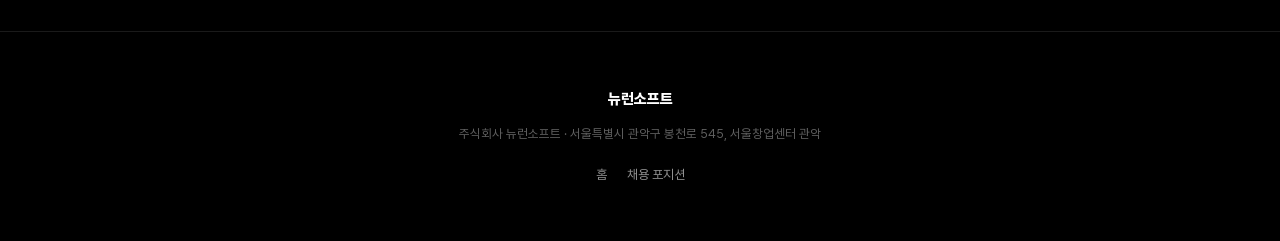
<file: positions/developer/index.html>
<!DOCTYPE html>
<html lang="ko">
<head>
  <meta charset="UTF-8" />
  <meta name="viewport" content="width=device-width, initial-scale=1.0" />
  <title>개발자 (풀잇 웹서비스 풀스택) | 뉴런소프트 채용</title>
  <link href="https://fonts.googleapis.com/css2?family=Inter:wght@400;500;600;700;800;900&display=swap" rel="stylesheet" />
  <link rel="stylesheet" href="../../style.css" />
</head>
<body>

  <nav class="nav">
    <a href="/" class="nav-logo"><span class="nav-logo-mark">N</span>뉴런소프트</a>
    <div class="nav-links">
      <a href="/" class="nav-link">홈</a>
      <a href="/positions" class="nav-link active">채용 포지션</a>
      <button type="button" class="btn-apply" data-open-apply>지원하기</button>
    </div>
  </nav>

  <div class="detail-header">
    <a href="/positions" class="detail-back">← 채용 포지션</a>
    <div class="detail-team">Engineering</div>
    <h1 class="detail-title">개발자 (풀잇 웹서비스 풀스택)</h1>
    <p class="detail-tagline">수능 준비생을 위한 AI 모의고사 웹서비스 <b>풀잇</b>을, 상세히 준비된 기획·정책 문서를 바탕으로 처음부터 실제로 만들어갈 개발자를 찾습니다. 서비스의 뼈대를 직접 짜게 됩니다.</p>
    <div class="detail-meta">
      <span class="badge">정규직</span>
      <span class="badge">신입 가능</span>
      <span class="badge">서울 관악구</span>
      <span class="badge">채용 인원 1명</span>
    </div>
  </div>

  <div class="detail-body">
    <div class="detail-block">
      <div class="detail-block-title">회사/팀 소개</div>
      <p>풀잇은 웹(+태블릿) 기반 AI 모의고사 서비스로, 학생이 매일 문제를 풀고 채점·오답노트·약점 분석까지 이어지는 학습 루프를 제공합니다. 서비스 기획과 문항 데이터셋, DB 스키마·정책 문서(문제 렌더링, 알림톡 발송 등)는 상세히 준비되어 있지만, 실제 사용자가 쓸 수 있는 애플리케이션은 아직 없는 단계입니다. 현재 백엔드에는 초기 인증(Google OAuth) 골격만 있으며, 이를 기반으로 서비스 전체를 처음부터 함께 구현할 개발자를 찾습니다.</p>
    </div>

    <div class="detail-block">
      <div class="detail-block-title">주요 업무</div>
      <ul>
        <li>백엔드 코어 구축 — 인증·사용자·문제 도메인·문제풀이·리포트 API 개발</li>
        <li>사용자용 웹(+태블릿) 프론트엔드 개발 — 문제 풀이·채점·오답노트 화면</li>
        <li>운영 어드민 도구 개발 — 문제 관리·운영 모니터링</li>
        <li>이미 정의된 DB 스키마·정책 문서를 실제 시스템으로 구현</li>
        <li>MVP 범위의 핵심 문제풀이 흐름 우선 개발</li>
      </ul>
    </div>

    <div class="detail-block">
      <div class="detail-block-title">자격 요건</div>
      <ul>
        <li>웹 서비스 풀스택(또는 백엔드 중심) 개발 역량 (신입 가능, 경력 2년 이상 우대)</li>
        <li>RESTful API 설계 및 DB 설계 경험</li>
        <li>OAuth 등 회원 인증 연동 경험</li>
        <li>Git 기반 협업 및 코드 리뷰 경험</li>
      </ul>
    </div>

    <div class="detail-block">
      <div class="detail-block-title">우대 사항</div>
      <ul>
        <li>교육·시험/문제풀이 서비스 개발 경험</li>
        <li>기획·정책 문서를 바탕으로 서비스를 처음부터 구축해본 경험</li>
        <li>대용량 트래픽 대응 또는 실시간 채점 로직 설계 경험</li>
      </ul>
    </div>

    <div class="detail-block">
      <div class="detail-block-title">이런 분이면 잘 맞아요</div>
      <ul>
        <li>상세한 기획·정책 문서를 실제 동작하는 시스템으로 옮기는 과정을 즐기는 분</li>
        <li>빠르게 만들고 빠르게 검증하는 MVP 개발 사이클에 익숙한 분</li>
      </ul>
    </div>

    <div class="detail-cta">
      <button type="button" class="btn-primary" data-open-apply>이 포지션에 지원하기</button>
    </div>
  </div>

  <dialog class="apply-modal" id="applyModal">
    <div class="apply-modal-head">
      <div class="apply-modal-title">개발자 지원하기</div>
      <button type="button" class="apply-modal-close" data-close-apply aria-label="닫기">✕</button>
    </div>
    <form class="apply-form" action="https://formsubmit.co/koreasomoon@naver.com" method="POST" enctype="multipart/form-data">
      <input type="hidden" name="_subject" value="[지원] 개발자 - 뉴런소프트" />
      <input type="hidden" name="_next" value="https://career.newlearn-soft.com/thanks" />
      <input type="hidden" name="_captcha" value="false" />
      <input type="text" name="_honey" style="display:none" tabindex="-1" autocomplete="off" />

      <div class="apply-field">
        <label for="dev-name">이름 *</label>
        <input type="text" id="dev-name" name="name" required />
      </div>
      <div class="apply-field">
        <label for="dev-email">이메일 *</label>
        <input type="email" id="dev-email" name="email" required />
      </div>
      <div class="apply-field">
        <label for="dev-phone">연락처</label>
        <input type="tel" id="dev-phone" name="phone" />
      </div>
      <div class="apply-field">
        <label for="dev-message">50자 이내 자기소개</label>
        <textarea id="dev-message" name="message" rows="2" maxlength="50"></textarea>
      </div>
      <div class="apply-field">
        <label for="dev-resume">이력서 * <span class="apply-hint">(PDF·DOC, 5MB 이하)</span></label>
        <input type="file" id="dev-resume" name="resume" accept=".pdf,.doc,.docx" required />
      </div>
      <div class="apply-field">
        <label for="dev-portfolio">포트폴리오 <span class="apply-hint">(선택, 5MB 이하)</span></label>
        <input type="file" id="dev-portfolio" name="portfolio" accept=".pdf,.doc,.docx,.ppt,.pptx,.zip" />
      </div>
      <p class="apply-file-error" id="dev-file-error"></p>
      <div class="apply-field">
        <label>사람 확인 * — 조각을 옮겨 빈 자리에 맞춰주세요</label>
        <div class="puzzle" id="dev-puzzle">
          <div class="puzzle-track" id="dev-puzzle-track">
            <div class="puzzle-fill" id="dev-puzzle-fill"></div>
            <svg class="puzzle-target" id="dev-puzzle-target" width="34" height="34" viewBox="0 0 34 34">
              <g fill="none" stroke="rgba(255,255,255,0.4)" stroke-width="1.5" stroke-dasharray="3 3">
                <rect x="4" y="4" width="22" height="22" rx="4" />
                <circle cx="26" cy="15" r="6" />
              </g>
            </svg>
            <div class="puzzle-piece" id="dev-puzzle-piece" tabindex="0" role="slider" aria-valuemin="0" aria-valuemax="100" aria-valuenow="0" aria-label="퍼즐 조각, 화살표 키 또는 드래그로 이동">
              <svg width="34" height="34" viewBox="0 0 34 34">
                <g fill="#ffffff">
                  <rect x="4" y="4" width="22" height="22" rx="4" />
                  <circle cx="26" cy="15" r="6" />
                </g>
              </svg>
            </div>
          </div>
          <p class="puzzle-status" id="dev-puzzle-status">조각을 드래그해서 빈 칸에 맞춰보세요</p>
        </div>
      </div>
      <label class="apply-consent">
        <input type="checkbox" name="privacy_consent" required />
        제출한 이력서·포트폴리오는 채용 목적으로만 사용되며, 전형 종료 후 파기됩니다. 개인정보 수집·이용에 동의합니다. *
      </label>
      <button type="submit" class="btn-primary apply-submit">지원서 제출하기</button>
      <p class="apply-note">파일 첨부가 어려우시면 <a href="mailto:koreasomoon@naver.com?subject=[지원] 개발자 - 뉴런소프트" style="color:var(--gray-300);text-decoration:underline;">이메일로 직접 지원</a>도 가능합니다.</p>
    </form>
  </dialog>

  <footer class="footer">
    <div class="footer-logo">뉴런소프트</div>
    <div class="footer-meta">주식회사 뉴런소프트 · 서울특별시 관악구 봉천로 545, 서울창업센터 관악</div>
    <div class="footer-links">
      <a href="/">홈</a>
      <a href="/positions">채용 포지션</a>
    </div>
  </footer>

  <script>
    (function () {
      var modal = document.getElementById('applyModal');
      var puzzle;
      function openModal() {
        modal.showModal();
        if (puzzle) puzzle.layout();
        requestAnimationFrame(function () {
          requestAnimationFrame(function () { modal.classList.add('is-open'); });
        });
      }
      function closeModal() {
        if (!modal.classList.contains('is-open')) return;
        modal.classList.remove('is-open');
        var closed = false;
        function finish() {
          if (closed) return;
          closed = true;
          modal.close();
        }
        modal.addEventListener('transitionend', finish, { once: true });
        setTimeout(finish, 260);
      }
      document.querySelectorAll('[data-open-apply]').forEach(function (btn) {
        btn.addEventListener('click', openModal);
      });
      document.querySelectorAll('[data-close-apply]').forEach(function (btn) {
        btn.addEventListener('click', closeModal);
      });
      modal.addEventListener('click', function (e) {
        var r = modal.getBoundingClientRect();
        var inside = r.top <= e.clientY && e.clientY <= r.top + r.height && r.left <= e.clientX && e.clientX <= r.left + r.width;
        if (!inside) closeModal();
      });
      modal.addEventListener('cancel', function (e) {
        e.preventDefault();
        closeModal();
      });

      function setupPuzzle(prefix) {
        var track = document.getElementById(prefix + '-puzzle-track');
        var piece = document.getElementById(prefix + '-puzzle-piece');
        var target = document.getElementById(prefix + '-puzzle-target');
        var status = document.getElementById(prefix + '-puzzle-status');
        var fill = document.getElementById(prefix + '-puzzle-fill');
        var pieceW = 34;
        var verified = false;
        var dragging = false;
        var startClientX = 0;
        var startLeft = 0;
        var maxX = 1;
        var targetX = 0;

        function layout() {
          var trackW = track.clientWidth;
          maxX = Math.max(1, trackW - pieceW);
          targetX = Math.round(maxX * (0.45 + Math.random() * 0.4));
          target.style.left = targetX + 'px';
          verified = false;
          piece.classList.remove('is-success');
          status.textContent = '조각을 드래그해서 빈 칸에 맞춰보세요';
          status.classList.remove('is-success');
          piece.setAttribute('aria-label', '퍼즐 조각, 화살표 키 또는 드래그로 이동');
          setPos(0);
        }
        layout();

        function setPos(x) {
          x = Math.max(0, Math.min(maxX, x));
          piece.style.left = x + 'px';
          if (fill) fill.style.width = (x + pieceW / 2) + 'px';
          piece.setAttribute('aria-valuenow', String(Math.round((x / maxX) * 100)));
          return x;
        }

        function checkSuccess(x) {
          if (Math.abs(x - targetX) <= 8) {
            verified = true;
            setPos(targetX);
            piece.classList.add('is-success');
            status.textContent = '확인되었습니다';
            status.classList.add('is-success');
            piece.setAttribute('aria-label', '사람 확인 완료');
          } else {
            verified = false;
            setPos(0);
            status.textContent = '아쉬워요, 다시 옮겨보세요';
            status.classList.remove('is-success');
          }
        }

        function pointerDown(e) {
          if (verified) return;
          dragging = true;
          piece.classList.add('is-dragging');
          startClientX = e.touches ? e.touches[0].clientX : e.clientX;
          startLeft = parseFloat(piece.style.left || '0');
          e.preventDefault();
        }
        function pointerMove(e) {
          if (!dragging) return;
          var clientX = e.touches ? e.touches[0].clientX : e.clientX;
          setPos(startLeft + (clientX - startClientX));
        }
        function pointerUp() {
          if (!dragging) return;
          dragging = false;
          piece.classList.remove('is-dragging');
          checkSuccess(parseFloat(piece.style.left || '0'));
        }

        piece.addEventListener('mousedown', pointerDown);
        window.addEventListener('mousemove', pointerMove);
        window.addEventListener('mouseup', pointerUp);
        piece.addEventListener('touchstart', pointerDown, { passive: false });
        window.addEventListener('touchmove', pointerMove, { passive: false });
        window.addEventListener('touchend', pointerUp);
        piece.addEventListener('keydown', function (e) {
          if (verified) return;
          var cur = parseFloat(piece.style.left || '0');
          if (e.key === 'ArrowRight') { setPos(cur + 8); e.preventDefault(); }
          else if (e.key === 'ArrowLeft') { setPos(cur - 8); e.preventDefault(); }
          else if (e.key === 'Enter' || e.key === ' ') { checkSuccess(parseFloat(piece.style.left || '0')); e.preventDefault(); }
        });

        return { isVerified: function () { return verified; }, layout: layout };
      }

      puzzle = setupPuzzle('dev');
      var form = modal.querySelector('.apply-form');
      var submitBtn = form.querySelector('.apply-submit');
      var MAX_FILE_SIZE = 5 * 1024 * 1024;
      var MAX_TOTAL_SIZE = 10 * 1024 * 1024;
      var resumeInput = document.getElementById('dev-resume');
      var portfolioInput = document.getElementById('dev-portfolio');
      var fileError = document.getElementById('dev-file-error');
      function checkFileSizes() {
        var resumeFile = resumeInput.files[0];
        var portfolioFile = portfolioInput.files[0];
        var total = (resumeFile ? resumeFile.size : 0) + (portfolioFile ? portfolioFile.size : 0);
        var valid = true;
        if (resumeFile && resumeFile.size > MAX_FILE_SIZE) {
          fileError.textContent = '이력서 파일이 5MB를 초과했습니다.';
          valid = false;
        } else if (portfolioFile && portfolioFile.size > MAX_FILE_SIZE) {
          fileError.textContent = '포트폴리오 파일이 5MB를 초과했습니다.';
          valid = false;
        } else if (total > MAX_TOTAL_SIZE) {
          fileError.textContent = '첨부파일 전체 용량이 10MB를 초과했습니다. 파일을 줄여주세요.';
          valid = false;
        }
        fileError.classList.toggle('is-visible', !valid);
        submitBtn.disabled = !valid;
        return valid;
      }
      resumeInput.addEventListener('change', checkFileSizes);
      portfolioInput.addEventListener('change', checkFileSizes);

      form.addEventListener('submit', function (e) {
        if (!checkFileSizes()) {
          e.preventDefault();
          return;
        }
        if (!puzzle.isVerified()) {
          e.preventDefault();
          var status = document.getElementById('dev-puzzle-status');
          status.textContent = '퍼즐을 먼저 맞춰주세요.';
          status.classList.remove('is-success');
        }
      });
    })();
  </script>

</body>
</html>
</file>
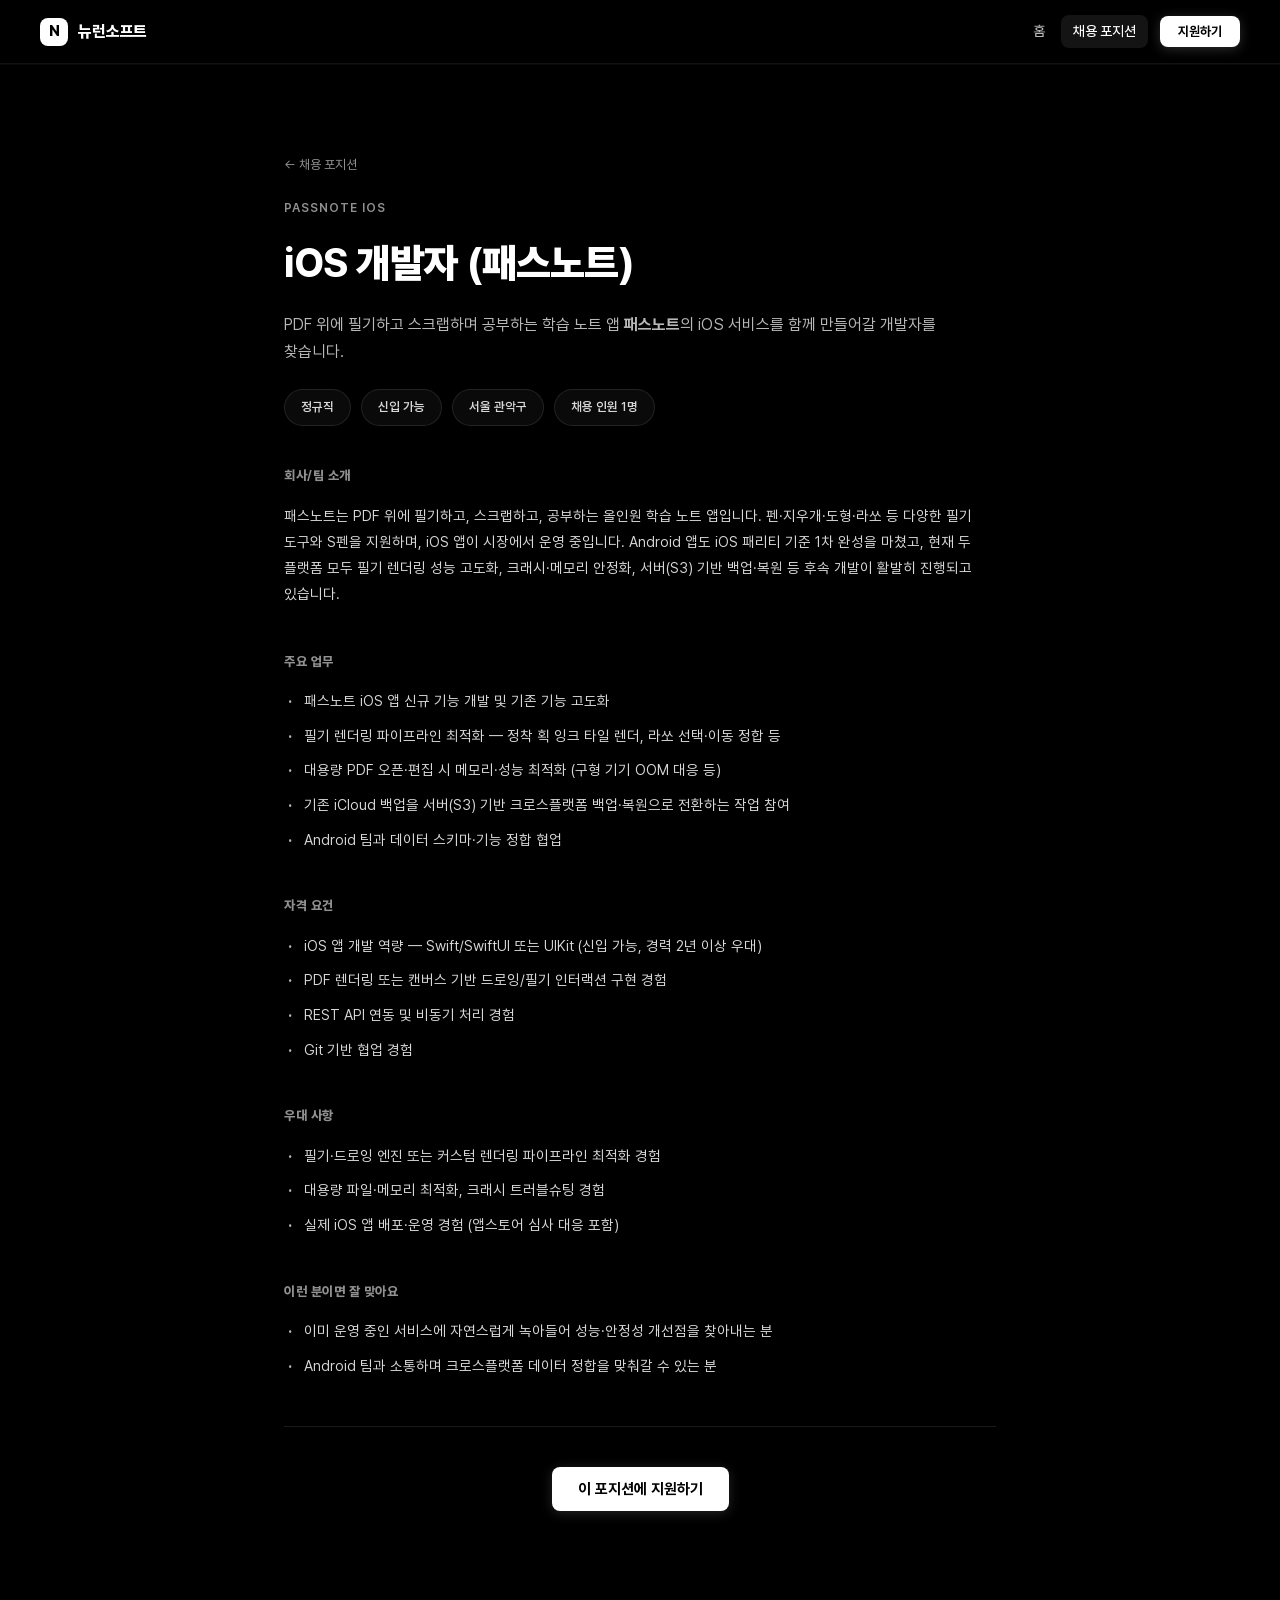
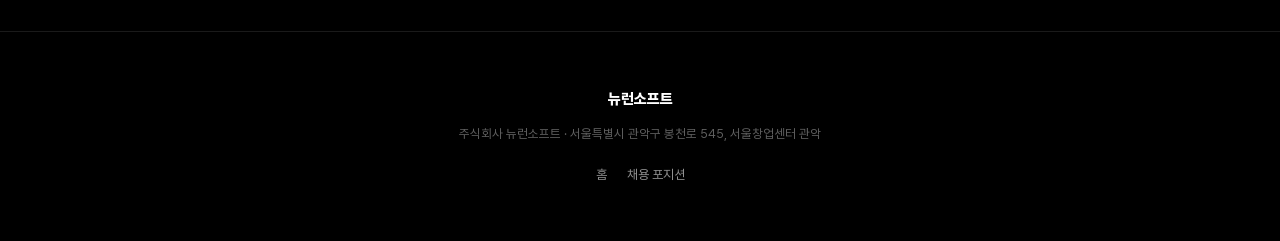
<file: positions/ios-developer/index.html>
<!DOCTYPE html>
<html lang="ko">
<head>
  <meta charset="UTF-8" />
  <meta name="viewport" content="width=device-width, initial-scale=1.0" />
  <title>iOS 개발자 (패스노트) | 뉴런소프트 채용</title>
  <link href="https://fonts.googleapis.com/css2?family=Inter:wght@400;500;600;700;800;900&display=swap" rel="stylesheet" />
  <link rel="stylesheet" href="../../style.css" />
</head>
<body>

  <nav class="nav">
    <a href="/" class="nav-logo"><span class="nav-logo-mark">N</span>뉴런소프트</a>
    <div class="nav-links">
      <a href="/" class="nav-link">홈</a>
      <a href="/positions" class="nav-link active">채용 포지션</a>
      <button type="button" class="btn-apply" data-open-apply>지원하기</button>
    </div>
  </nav>

  <div class="detail-header">
    <a href="/positions" class="detail-back">← 채용 포지션</a>
    <div class="detail-team">Passnote iOS</div>
    <h1 class="detail-title">iOS 개발자 (패스노트)</h1>
    <p class="detail-tagline">PDF 위에 필기하고 스크랩하며 공부하는 학습 노트 앱 <b>패스노트</b>의 iOS 서비스를 함께 만들어갈 개발자를 찾습니다.</p>
    <div class="detail-meta">
      <span class="badge">정규직</span>
      <span class="badge">신입 가능</span>
      <span class="badge">서울 관악구</span>
      <span class="badge">채용 인원 1명</span>
    </div>
  </div>

  <div class="detail-body">
    <div class="detail-block">
      <div class="detail-block-title">회사/팀 소개</div>
      <p>패스노트는 PDF 위에 필기하고, 스크랩하고, 공부하는 올인원 학습 노트 앱입니다. 펜·지우개·도형·라쏘 등 다양한 필기 도구와 S펜을 지원하며, iOS 앱이 시장에서 운영 중입니다. Android 앱도 iOS 패리티 기준 1차 완성을 마쳤고, 현재 두 플랫폼 모두 필기 렌더링 성능 고도화, 크래시·메모리 안정화, 서버(S3) 기반 백업·복원 등 후속 개발이 활발히 진행되고 있습니다.</p>
    </div>

    <div class="detail-block">
      <div class="detail-block-title">주요 업무</div>
      <ul>
        <li>패스노트 iOS 앱 신규 기능 개발 및 기존 기능 고도화</li>
        <li>필기 렌더링 파이프라인 최적화 — 정착 획 잉크 타일 렌더, 라쏘 선택·이동 정합 등</li>
        <li>대용량 PDF 오픈·편집 시 메모리·성능 최적화 (구형 기기 OOM 대응 등)</li>
        <li>기존 iCloud 백업을 서버(S3) 기반 크로스플랫폼 백업·복원으로 전환하는 작업 참여</li>
        <li>Android 팀과 데이터 스키마·기능 정합 협업</li>
      </ul>
    </div>

    <div class="detail-block">
      <div class="detail-block-title">자격 요건</div>
      <ul>
        <li>iOS 앱 개발 역량 — Swift/SwiftUI 또는 UIKit (신입 가능, 경력 2년 이상 우대)</li>
        <li>PDF 렌더링 또는 캔버스 기반 드로잉/필기 인터랙션 구현 경험</li>
        <li>REST API 연동 및 비동기 처리 경험</li>
        <li>Git 기반 협업 경험</li>
      </ul>
    </div>

    <div class="detail-block">
      <div class="detail-block-title">우대 사항</div>
      <ul>
        <li>필기·드로잉 엔진 또는 커스텀 렌더링 파이프라인 최적화 경험</li>
        <li>대용량 파일·메모리 최적화, 크래시 트러블슈팅 경험</li>
        <li>실제 iOS 앱 배포·운영 경험 (앱스토어 심사 대응 포함)</li>
      </ul>
    </div>

    <div class="detail-block">
      <div class="detail-block-title">이런 분이면 잘 맞아요</div>
      <ul>
        <li>이미 운영 중인 서비스에 자연스럽게 녹아들어 성능·안정성 개선점을 찾아내는 분</li>
        <li>Android 팀과 소통하며 크로스플랫폼 데이터 정합을 맞춰갈 수 있는 분</li>
      </ul>
    </div>

    <div class="detail-cta">
      <button type="button" class="btn-primary" data-open-apply>이 포지션에 지원하기</button>
    </div>
  </div>

  <dialog class="apply-modal" id="applyModal">
    <div class="apply-modal-head">
      <div class="apply-modal-title">iOS 개발자 지원하기</div>
      <button type="button" class="apply-modal-close" data-close-apply aria-label="닫기">✕</button>
    </div>
    <form class="apply-form" action="https://formsubmit.co/koreasomoon@naver.com" method="POST" enctype="multipart/form-data">
      <input type="hidden" name="_subject" value="[지원] iOS 개발자 - 뉴런소프트" />
      <input type="hidden" name="_next" value="https://career.newlearn-soft.com/thanks" />
      <input type="hidden" name="_captcha" value="false" />
      <input type="text" name="_honey" style="display:none" tabindex="-1" autocomplete="off" />

      <div class="apply-field">
        <label for="ios-name">이름 *</label>
        <input type="text" id="ios-name" name="name" required />
      </div>
      <div class="apply-field">
        <label for="ios-email">이메일 *</label>
        <input type="email" id="ios-email" name="email" required />
      </div>
      <div class="apply-field">
        <label for="ios-phone">연락처</label>
        <input type="tel" id="ios-phone" name="phone" />
      </div>
      <div class="apply-field">
        <label for="ios-message">50자 이내 자기소개</label>
        <textarea id="ios-message" name="message" rows="2" maxlength="50"></textarea>
      </div>
      <div class="apply-field">
        <label for="ios-resume">이력서 * <span class="apply-hint">(PDF·DOC, 5MB 이하)</span></label>
        <input type="file" id="ios-resume" name="resume" accept=".pdf,.doc,.docx" required />
      </div>
      <div class="apply-field">
        <label for="ios-portfolio">포트폴리오 <span class="apply-hint">(선택, 5MB 이하)</span></label>
        <input type="file" id="ios-portfolio" name="portfolio" accept=".pdf,.doc,.docx,.ppt,.pptx,.zip" />
      </div>
      <p class="apply-file-error" id="ios-file-error"></p>
      <div class="apply-field">
        <label>사람 확인 * — 조각을 옮겨 빈 자리에 맞춰주세요</label>
        <div class="puzzle" id="ios-puzzle">
          <div class="puzzle-track" id="ios-puzzle-track">
            <div class="puzzle-fill" id="ios-puzzle-fill"></div>
            <svg class="puzzle-target" id="ios-puzzle-target" width="34" height="34" viewBox="0 0 34 34">
              <g fill="none" stroke="rgba(255,255,255,0.4)" stroke-width="1.5" stroke-dasharray="3 3">
                <rect x="4" y="4" width="22" height="22" rx="4" />
                <circle cx="26" cy="15" r="6" />
              </g>
            </svg>
            <div class="puzzle-piece" id="ios-puzzle-piece" tabindex="0" role="slider" aria-valuemin="0" aria-valuemax="100" aria-valuenow="0" aria-label="퍼즐 조각, 화살표 키 또는 드래그로 이동">
              <svg width="34" height="34" viewBox="0 0 34 34">
                <g fill="#ffffff">
                  <rect x="4" y="4" width="22" height="22" rx="4" />
                  <circle cx="26" cy="15" r="6" />
                </g>
              </svg>
            </div>
          </div>
          <p class="puzzle-status" id="ios-puzzle-status">조각을 드래그해서 빈 칸에 맞춰보세요</p>
        </div>
      </div>
      <label class="apply-consent">
        <input type="checkbox" name="privacy_consent" required />
        제출한 이력서·포트폴리오는 채용 목적으로만 사용되며, 전형 종료 후 파기됩니다. 개인정보 수집·이용에 동의합니다. *
      </label>
      <button type="submit" class="btn-primary apply-submit">지원서 제출하기</button>
      <p class="apply-note">파일 첨부가 어려우시면 <a href="mailto:koreasomoon@naver.com?subject=[지원] iOS 개발자 - 뉴런소프트" style="color:var(--gray-300);text-decoration:underline;">이메일로 직접 지원</a>도 가능합니다.</p>
    </form>
  </dialog>

  <footer class="footer">
    <div class="footer-logo">뉴런소프트</div>
    <div class="footer-meta">주식회사 뉴런소프트 · 서울특별시 관악구 봉천로 545, 서울창업센터 관악</div>
    <div class="footer-links">
      <a href="/">홈</a>
      <a href="/positions">채용 포지션</a>
    </div>
  </footer>

  <script>
    (function () {
      var modal = document.getElementById('applyModal');
      var puzzle;
      function openModal() {
        modal.showModal();
        if (puzzle) puzzle.layout();
        requestAnimationFrame(function () {
          requestAnimationFrame(function () { modal.classList.add('is-open'); });
        });
      }
      function closeModal() {
        if (!modal.classList.contains('is-open')) return;
        modal.classList.remove('is-open');
        var closed = false;
        function finish() {
          if (closed) return;
          closed = true;
          modal.close();
        }
        modal.addEventListener('transitionend', finish, { once: true });
        setTimeout(finish, 260);
      }
      document.querySelectorAll('[data-open-apply]').forEach(function (btn) {
        btn.addEventListener('click', openModal);
      });
      document.querySelectorAll('[data-close-apply]').forEach(function (btn) {
        btn.addEventListener('click', closeModal);
      });
      modal.addEventListener('click', function (e) {
        var r = modal.getBoundingClientRect();
        var inside = r.top <= e.clientY && e.clientY <= r.top + r.height && r.left <= e.clientX && e.clientX <= r.left + r.width;
        if (!inside) closeModal();
      });
      modal.addEventListener('cancel', function (e) {
        e.preventDefault();
        closeModal();
      });

      function setupPuzzle(prefix) {
        var track = document.getElementById(prefix + '-puzzle-track');
        var piece = document.getElementById(prefix + '-puzzle-piece');
        var target = document.getElementById(prefix + '-puzzle-target');
        var status = document.getElementById(prefix + '-puzzle-status');
        var fill = document.getElementById(prefix + '-puzzle-fill');
        var pieceW = 34;
        var verified = false;
        var dragging = false;
        var startClientX = 0;
        var startLeft = 0;
        var maxX = 1;
        var targetX = 0;

        function layout() {
          var trackW = track.clientWidth;
          maxX = Math.max(1, trackW - pieceW);
          targetX = Math.round(maxX * (0.45 + Math.random() * 0.4));
          target.style.left = targetX + 'px';
          verified = false;
          piece.classList.remove('is-success');
          status.textContent = '조각을 드래그해서 빈 칸에 맞춰보세요';
          status.classList.remove('is-success');
          piece.setAttribute('aria-label', '퍼즐 조각, 화살표 키 또는 드래그로 이동');
          setPos(0);
        }
        layout();

        function setPos(x) {
          x = Math.max(0, Math.min(maxX, x));
          piece.style.left = x + 'px';
          if (fill) fill.style.width = (x + pieceW / 2) + 'px';
          piece.setAttribute('aria-valuenow', String(Math.round((x / maxX) * 100)));
          return x;
        }

        function checkSuccess(x) {
          if (Math.abs(x - targetX) <= 8) {
            verified = true;
            setPos(targetX);
            piece.classList.add('is-success');
            status.textContent = '확인되었습니다';
            status.classList.add('is-success');
            piece.setAttribute('aria-label', '사람 확인 완료');
          } else {
            verified = false;
            setPos(0);
            status.textContent = '아쉬워요, 다시 옮겨보세요';
            status.classList.remove('is-success');
          }
        }

        function pointerDown(e) {
          if (verified) return;
          dragging = true;
          piece.classList.add('is-dragging');
          startClientX = e.touches ? e.touches[0].clientX : e.clientX;
          startLeft = parseFloat(piece.style.left || '0');
          e.preventDefault();
        }
        function pointerMove(e) {
          if (!dragging) return;
          var clientX = e.touches ? e.touches[0].clientX : e.clientX;
          setPos(startLeft + (clientX - startClientX));
        }
        function pointerUp() {
          if (!dragging) return;
          dragging = false;
          piece.classList.remove('is-dragging');
          checkSuccess(parseFloat(piece.style.left || '0'));
        }

        piece.addEventListener('mousedown', pointerDown);
        window.addEventListener('mousemove', pointerMove);
        window.addEventListener('mouseup', pointerUp);
        piece.addEventListener('touchstart', pointerDown, { passive: false });
        window.addEventListener('touchmove', pointerMove, { passive: false });
        window.addEventListener('touchend', pointerUp);
        piece.addEventListener('keydown', function (e) {
          if (verified) return;
          var cur = parseFloat(piece.style.left || '0');
          if (e.key === 'ArrowRight') { setPos(cur + 8); e.preventDefault(); }
          else if (e.key === 'ArrowLeft') { setPos(cur - 8); e.preventDefault(); }
          else if (e.key === 'Enter' || e.key === ' ') { checkSuccess(parseFloat(piece.style.left || '0')); e.preventDefault(); }
        });

        return { isVerified: function () { return verified; }, layout: layout };
      }

      puzzle = setupPuzzle('ios');
      var form = modal.querySelector('.apply-form');
      var submitBtn = form.querySelector('.apply-submit');
      var MAX_FILE_SIZE = 5 * 1024 * 1024;
      var MAX_TOTAL_SIZE = 10 * 1024 * 1024;
      var resumeInput = document.getElementById('ios-resume');
      var portfolioInput = document.getElementById('ios-portfolio');
      var fileError = document.getElementById('ios-file-error');
      function checkFileSizes() {
        var resumeFile = resumeInput.files[0];
        var portfolioFile = portfolioInput.files[0];
        var total = (resumeFile ? resumeFile.size : 0) + (portfolioFile ? portfolioFile.size : 0);
        var valid = true;
        if (resumeFile && resumeFile.size > MAX_FILE_SIZE) {
          fileError.textContent = '이력서 파일이 5MB를 초과했습니다.';
          valid = false;
        } else if (portfolioFile && portfolioFile.size > MAX_FILE_SIZE) {
          fileError.textContent = '포트폴리오 파일이 5MB를 초과했습니다.';
          valid = false;
        } else if (total > MAX_TOTAL_SIZE) {
          fileError.textContent = '첨부파일 전체 용량이 10MB를 초과했습니다. 파일을 줄여주세요.';
          valid = false;
        }
        fileError.classList.toggle('is-visible', !valid);
        submitBtn.disabled = !valid;
        return valid;
      }
      resumeInput.addEventListener('change', checkFileSizes);
      portfolioInput.addEventListener('change', checkFileSizes);

      form.addEventListener('submit', function (e) {
        if (!checkFileSizes()) {
          e.preventDefault();
          return;
        }
        if (!puzzle.isVerified()) {
          e.preventDefault();
          var status = document.getElementById('ios-puzzle-status');
          status.textContent = '퍼즐을 먼저 맞춰주세요.';
          status.classList.remove('is-success');
        }
      });
    })();
  </script>

</body>
</html>
</file>
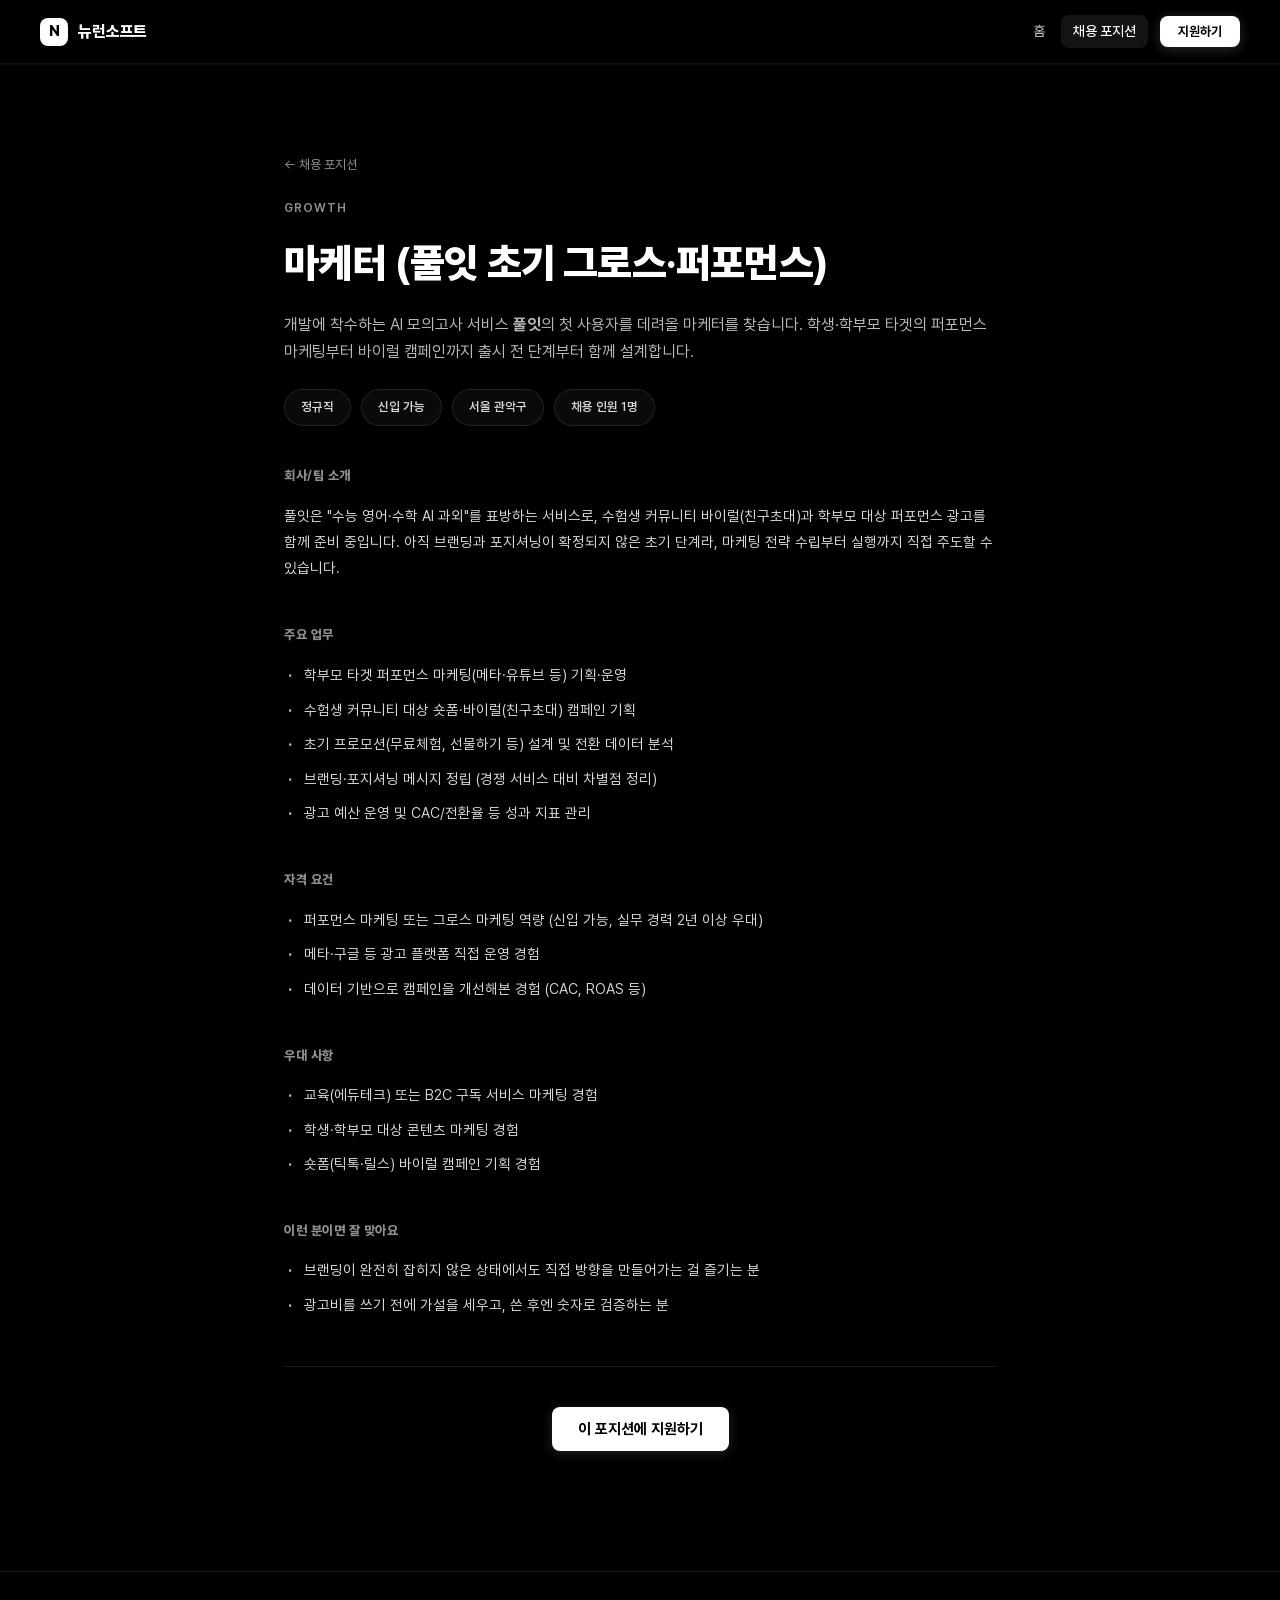
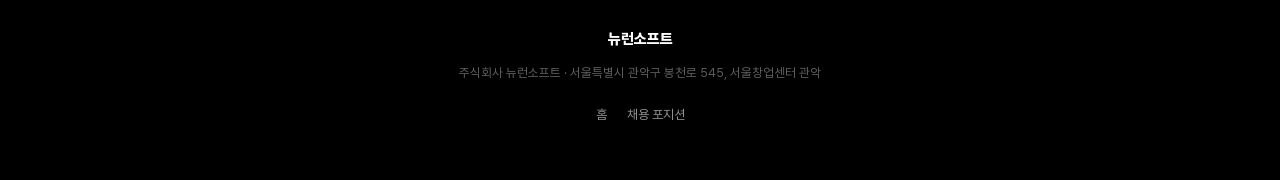
<file: positions/marketer/index.html>
<!DOCTYPE html>
<html lang="ko">
<head>
  <meta charset="UTF-8" />
  <meta name="viewport" content="width=device-width, initial-scale=1.0" />
  <title>마케터 (풀잇 초기 그로스·퍼포먼스) | 뉴런소프트 채용</title>
  <link href="https://fonts.googleapis.com/css2?family=Inter:wght@400;500;600;700;800;900&display=swap" rel="stylesheet" />
  <link rel="stylesheet" href="../../style.css" />
</head>
<body>

  <nav class="nav">
    <a href="/" class="nav-logo"><span class="nav-logo-mark">N</span>뉴런소프트</a>
    <div class="nav-links">
      <a href="/" class="nav-link">홈</a>
      <a href="/positions" class="nav-link active">채용 포지션</a>
      <button type="button" class="btn-apply" data-open-apply>지원하기</button>
    </div>
  </nav>

  <div class="detail-header">
    <a href="/positions" class="detail-back">← 채용 포지션</a>
    <div class="detail-team">Growth</div>
    <h1 class="detail-title">마케터 (풀잇 초기 그로스·퍼포먼스)</h1>
    <p class="detail-tagline">개발에 착수하는 AI 모의고사 서비스 <b>풀잇</b>의 첫 사용자를 데려올 마케터를 찾습니다. 학생·학부모 타겟의 퍼포먼스 마케팅부터 바이럴 캠페인까지 출시 전 단계부터 함께 설계합니다.</p>
    <div class="detail-meta">
      <span class="badge">정규직</span>
      <span class="badge">신입 가능</span>
      <span class="badge">서울 관악구</span>
      <span class="badge">채용 인원 1명</span>
    </div>
  </div>

  <div class="detail-body">
    <div class="detail-block">
      <div class="detail-block-title">회사/팀 소개</div>
      <p>풀잇은 "수능 영어·수학 AI 과외"를 표방하는 서비스로, 수험생 커뮤니티 바이럴(친구초대)과 학부모 대상 퍼포먼스 광고를 함께 준비 중입니다. 아직 브랜딩과 포지셔닝이 확정되지 않은 초기 단계라, 마케팅 전략 수립부터 실행까지 직접 주도할 수 있습니다.</p>
    </div>

    <div class="detail-block">
      <div class="detail-block-title">주요 업무</div>
      <ul>
        <li>학부모 타겟 퍼포먼스 마케팅(메타·유튜브 등) 기획·운영</li>
        <li>수험생 커뮤니티 대상 숏폼·바이럴(친구초대) 캠페인 기획</li>
        <li>초기 프로모션(무료체험, 선물하기 등) 설계 및 전환 데이터 분석</li>
        <li>브랜딩·포지셔닝 메시지 정립 (경쟁 서비스 대비 차별점 정리)</li>
        <li>광고 예산 운영 및 CAC/전환율 등 성과 지표 관리</li>
      </ul>
    </div>

    <div class="detail-block">
      <div class="detail-block-title">자격 요건</div>
      <ul>
        <li>퍼포먼스 마케팅 또는 그로스 마케팅 역량 (신입 가능, 실무 경력 2년 이상 우대)</li>
        <li>메타·구글 등 광고 플랫폼 직접 운영 경험</li>
        <li>데이터 기반으로 캠페인을 개선해본 경험 (CAC, ROAS 등)</li>
      </ul>
    </div>

    <div class="detail-block">
      <div class="detail-block-title">우대 사항</div>
      <ul>
        <li>교육(에듀테크) 또는 B2C 구독 서비스 마케팅 경험</li>
        <li>학생·학부모 대상 콘텐츠 마케팅 경험</li>
        <li>숏폼(틱톡·릴스) 바이럴 캠페인 기획 경험</li>
      </ul>
    </div>

    <div class="detail-block">
      <div class="detail-block-title">이런 분이면 잘 맞아요</div>
      <ul>
        <li>브랜딩이 완전히 잡히지 않은 상태에서도 직접 방향을 만들어가는 걸 즐기는 분</li>
        <li>광고비를 쓰기 전에 가설을 세우고, 쓴 후엔 숫자로 검증하는 분</li>
      </ul>
    </div>

    <div class="detail-cta">
      <button type="button" class="btn-primary" data-open-apply>이 포지션에 지원하기</button>
    </div>
  </div>

  <dialog class="apply-modal" id="applyModal">
    <div class="apply-modal-head">
      <div class="apply-modal-title">마케터 지원하기</div>
      <button type="button" class="apply-modal-close" data-close-apply aria-label="닫기">✕</button>
    </div>
    <form class="apply-form" action="https://formsubmit.co/koreasomoon@naver.com" method="POST" enctype="multipart/form-data">
      <input type="hidden" name="_subject" value="[지원] 마케터 - 뉴런소프트" />
      <input type="hidden" name="_next" value="https://career.newlearn-soft.com/thanks" />
      <input type="hidden" name="_captcha" value="false" />
      <input type="text" name="_honey" style="display:none" tabindex="-1" autocomplete="off" />

      <div class="apply-field">
        <label for="mkt-name">이름 *</label>
        <input type="text" id="mkt-name" name="name" required />
      </div>
      <div class="apply-field">
        <label for="mkt-email">이메일 *</label>
        <input type="email" id="mkt-email" name="email" required />
      </div>
      <div class="apply-field">
        <label for="mkt-phone">연락처</label>
        <input type="tel" id="mkt-phone" name="phone" />
      </div>
      <div class="apply-field">
        <label for="mkt-message">50자 이내 자기소개</label>
        <textarea id="mkt-message" name="message" rows="2" maxlength="50"></textarea>
      </div>
      <div class="apply-field">
        <label for="mkt-resume">이력서 * <span class="apply-hint">(PDF·DOC, 5MB 이하)</span></label>
        <input type="file" id="mkt-resume" name="resume" accept=".pdf,.doc,.docx" required />
      </div>
      <div class="apply-field">
        <label for="mkt-portfolio">포트폴리오 <span class="apply-hint">(선택, 5MB 이하)</span></label>
        <input type="file" id="mkt-portfolio" name="portfolio" accept=".pdf,.doc,.docx,.ppt,.pptx,.zip" />
      </div>
      <p class="apply-file-error" id="mkt-file-error"></p>
      <div class="apply-field">
        <label>사람 확인 * — 조각을 옮겨 빈 자리에 맞춰주세요</label>
        <div class="puzzle" id="mkt-puzzle">
          <div class="puzzle-track" id="mkt-puzzle-track">
            <div class="puzzle-fill" id="mkt-puzzle-fill"></div>
            <svg class="puzzle-target" id="mkt-puzzle-target" width="34" height="34" viewBox="0 0 34 34">
              <g fill="none" stroke="rgba(255,255,255,0.4)" stroke-width="1.5" stroke-dasharray="3 3">
                <rect x="4" y="4" width="22" height="22" rx="4" />
                <circle cx="26" cy="15" r="6" />
              </g>
            </svg>
            <div class="puzzle-piece" id="mkt-puzzle-piece" tabindex="0" role="slider" aria-valuemin="0" aria-valuemax="100" aria-valuenow="0" aria-label="퍼즐 조각, 화살표 키 또는 드래그로 이동">
              <svg width="34" height="34" viewBox="0 0 34 34">
                <g fill="#ffffff">
                  <rect x="4" y="4" width="22" height="22" rx="4" />
                  <circle cx="26" cy="15" r="6" />
                </g>
              </svg>
            </div>
          </div>
          <p class="puzzle-status" id="mkt-puzzle-status">조각을 드래그해서 빈 칸에 맞춰보세요</p>
        </div>
      </div>
      <label class="apply-consent">
        <input type="checkbox" name="privacy_consent" required />
        제출한 이력서·포트폴리오는 채용 목적으로만 사용되며, 전형 종료 후 파기됩니다. 개인정보 수집·이용에 동의합니다. *
      </label>
      <button type="submit" class="btn-primary apply-submit">지원서 제출하기</button>
      <p class="apply-note">파일 첨부가 어려우시면 <a href="mailto:koreasomoon@naver.com?subject=[지원] 마케터 - 뉴런소프트" style="color:var(--gray-300);text-decoration:underline;">이메일로 직접 지원</a>도 가능합니다.</p>
    </form>
  </dialog>

  <footer class="footer">
    <div class="footer-logo">뉴런소프트</div>
    <div class="footer-meta">주식회사 뉴런소프트 · 서울특별시 관악구 봉천로 545, 서울창업센터 관악</div>
    <div class="footer-links">
      <a href="/">홈</a>
      <a href="/positions">채용 포지션</a>
    </div>
  </footer>

  <script>
    (function () {
      var modal = document.getElementById('applyModal');
      var puzzle;
      function openModal() {
        modal.showModal();
        if (puzzle) puzzle.layout();
        requestAnimationFrame(function () {
          requestAnimationFrame(function () { modal.classList.add('is-open'); });
        });
      }
      function closeModal() {
        if (!modal.classList.contains('is-open')) return;
        modal.classList.remove('is-open');
        var closed = false;
        function finish() {
          if (closed) return;
          closed = true;
          modal.close();
        }
        modal.addEventListener('transitionend', finish, { once: true });
        setTimeout(finish, 260);
      }
      document.querySelectorAll('[data-open-apply]').forEach(function (btn) {
        btn.addEventListener('click', openModal);
      });
      document.querySelectorAll('[data-close-apply]').forEach(function (btn) {
        btn.addEventListener('click', closeModal);
      });
      modal.addEventListener('click', function (e) {
        var r = modal.getBoundingClientRect();
        var inside = r.top <= e.clientY && e.clientY <= r.top + r.height && r.left <= e.clientX && e.clientX <= r.left + r.width;
        if (!inside) closeModal();
      });
      modal.addEventListener('cancel', function (e) {
        e.preventDefault();
        closeModal();
      });

      function setupPuzzle(prefix) {
        var track = document.getElementById(prefix + '-puzzle-track');
        var piece = document.getElementById(prefix + '-puzzle-piece');
        var target = document.getElementById(prefix + '-puzzle-target');
        var status = document.getElementById(prefix + '-puzzle-status');
        var fill = document.getElementById(prefix + '-puzzle-fill');
        var pieceW = 34;
        var verified = false;
        var dragging = false;
        var startClientX = 0;
        var startLeft = 0;
        var maxX = 1;
        var targetX = 0;

        function layout() {
          var trackW = track.clientWidth;
          maxX = Math.max(1, trackW - pieceW);
          targetX = Math.round(maxX * (0.45 + Math.random() * 0.4));
          target.style.left = targetX + 'px';
          verified = false;
          piece.classList.remove('is-success');
          status.textContent = '조각을 드래그해서 빈 칸에 맞춰보세요';
          status.classList.remove('is-success');
          piece.setAttribute('aria-label', '퍼즐 조각, 화살표 키 또는 드래그로 이동');
          setPos(0);
        }
        layout();

        function setPos(x) {
          x = Math.max(0, Math.min(maxX, x));
          piece.style.left = x + 'px';
          if (fill) fill.style.width = (x + pieceW / 2) + 'px';
          piece.setAttribute('aria-valuenow', String(Math.round((x / maxX) * 100)));
          return x;
        }

        function checkSuccess(x) {
          if (Math.abs(x - targetX) <= 8) {
            verified = true;
            setPos(targetX);
            piece.classList.add('is-success');
            status.textContent = '확인되었습니다';
            status.classList.add('is-success');
            piece.setAttribute('aria-label', '사람 확인 완료');
          } else {
            verified = false;
            setPos(0);
            status.textContent = '아쉬워요, 다시 옮겨보세요';
            status.classList.remove('is-success');
          }
        }

        function pointerDown(e) {
          if (verified) return;
          dragging = true;
          piece.classList.add('is-dragging');
          startClientX = e.touches ? e.touches[0].clientX : e.clientX;
          startLeft = parseFloat(piece.style.left || '0');
          e.preventDefault();
        }
        function pointerMove(e) {
          if (!dragging) return;
          var clientX = e.touches ? e.touches[0].clientX : e.clientX;
          setPos(startLeft + (clientX - startClientX));
        }
        function pointerUp() {
          if (!dragging) return;
          dragging = false;
          piece.classList.remove('is-dragging');
          checkSuccess(parseFloat(piece.style.left || '0'));
        }

        piece.addEventListener('mousedown', pointerDown);
        window.addEventListener('mousemove', pointerMove);
        window.addEventListener('mouseup', pointerUp);
        piece.addEventListener('touchstart', pointerDown, { passive: false });
        window.addEventListener('touchmove', pointerMove, { passive: false });
        window.addEventListener('touchend', pointerUp);
        piece.addEventListener('keydown', function (e) {
          if (verified) return;
          var cur = parseFloat(piece.style.left || '0');
          if (e.key === 'ArrowRight') { setPos(cur + 8); e.preventDefault(); }
          else if (e.key === 'ArrowLeft') { setPos(cur - 8); e.preventDefault(); }
          else if (e.key === 'Enter' || e.key === ' ') { checkSuccess(parseFloat(piece.style.left || '0')); e.preventDefault(); }
        });

        return { isVerified: function () { return verified; }, layout: layout };
      }

      puzzle = setupPuzzle('mkt');
      var form = modal.querySelector('.apply-form');
      var submitBtn = form.querySelector('.apply-submit');
      var MAX_FILE_SIZE = 5 * 1024 * 1024;
      var MAX_TOTAL_SIZE = 10 * 1024 * 1024;
      var resumeInput = document.getElementById('mkt-resume');
      var portfolioInput = document.getElementById('mkt-portfolio');
      var fileError = document.getElementById('mkt-file-error');
      function checkFileSizes() {
        var resumeFile = resumeInput.files[0];
        var portfolioFile = portfolioInput.files[0];
        var total = (resumeFile ? resumeFile.size : 0) + (portfolioFile ? portfolioFile.size : 0);
        var valid = true;
        if (resumeFile && resumeFile.size > MAX_FILE_SIZE) {
          fileError.textContent = '이력서 파일이 5MB를 초과했습니다.';
          valid = false;
        } else if (portfolioFile && portfolioFile.size > MAX_FILE_SIZE) {
          fileError.textContent = '포트폴리오 파일이 5MB를 초과했습니다.';
          valid = false;
        } else if (total > MAX_TOTAL_SIZE) {
          fileError.textContent = '첨부파일 전체 용량이 10MB를 초과했습니다. 파일을 줄여주세요.';
          valid = false;
        }
        fileError.classList.toggle('is-visible', !valid);
        submitBtn.disabled = !valid;
        return valid;
      }
      resumeInput.addEventListener('change', checkFileSizes);
      portfolioInput.addEventListener('change', checkFileSizes);

      form.addEventListener('submit', function (e) {
        if (!checkFileSizes()) {
          e.preventDefault();
          return;
        }
        if (!puzzle.isVerified()) {
          e.preventDefault();
          var status = document.getElementById('mkt-puzzle-status');
          status.textContent = '퍼즐을 먼저 맞춰주세요.';
          status.classList.remove('is-success');
        }
      });
    })();
  </script>

</body>
</html>
</file>
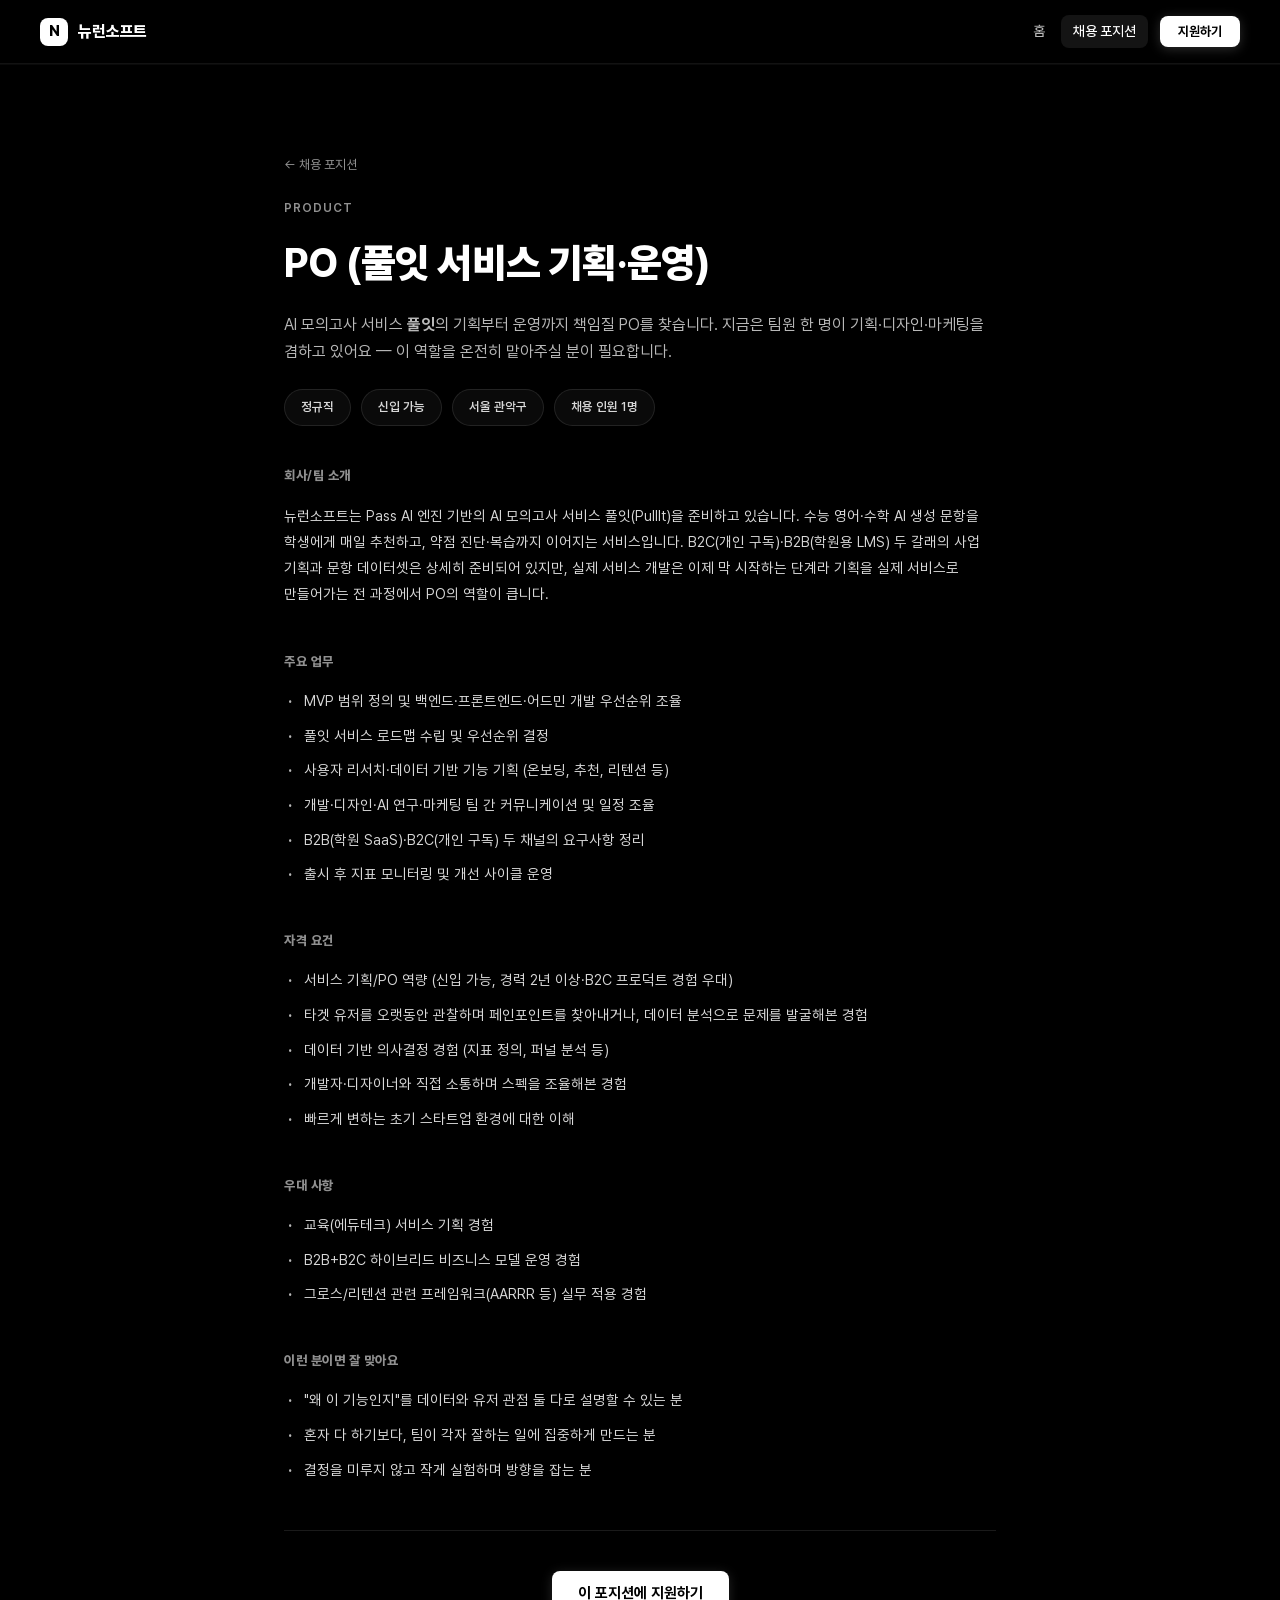
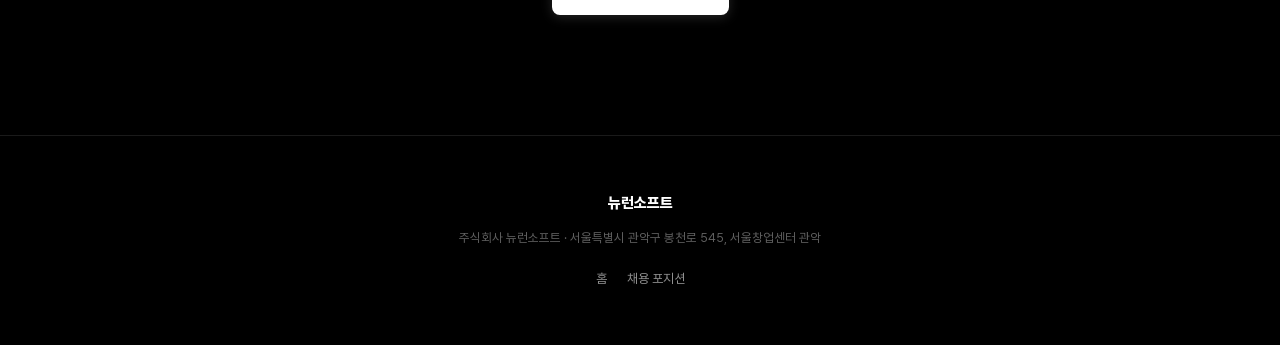
<file: positions/po/index.html>
<!DOCTYPE html>
<html lang="ko">
<head>
  <meta charset="UTF-8" />
  <meta name="viewport" content="width=device-width, initial-scale=1.0" />
  <title>PO (풀잇 서비스 기획·운영) | 뉴런소프트 채용</title>
  <link href="https://fonts.googleapis.com/css2?family=Inter:wght@400;500;600;700;800;900&display=swap" rel="stylesheet" />
  <link rel="stylesheet" href="../../style.css" />
</head>
<body>

  <nav class="nav">
    <a href="/" class="nav-logo"><span class="nav-logo-mark">N</span>뉴런소프트</a>
    <div class="nav-links">
      <a href="/" class="nav-link">홈</a>
      <a href="/positions" class="nav-link active">채용 포지션</a>
      <button type="button" class="btn-apply" data-open-apply>지원하기</button>
    </div>
  </nav>

  <div class="detail-header">
    <a href="/positions" class="detail-back">← 채용 포지션</a>
    <div class="detail-team">Product</div>
    <h1 class="detail-title">PO (풀잇 서비스 기획·운영)</h1>
    <p class="detail-tagline">AI 모의고사 서비스 <b>풀잇</b>의 기획부터 운영까지 책임질 PO를 찾습니다. 지금은 팀원 한 명이 기획·디자인·마케팅을 겸하고 있어요 — 이 역할을 온전히 맡아주실 분이 필요합니다.</p>
    <div class="detail-meta">
      <span class="badge">정규직</span>
      <span class="badge">신입 가능</span>
      <span class="badge">서울 관악구</span>
      <span class="badge">채용 인원 1명</span>
    </div>
  </div>

  <div class="detail-body">
    <div class="detail-block">
      <div class="detail-block-title">회사/팀 소개</div>
      <p>뉴런소프트는 Pass AI 엔진 기반의 AI 모의고사 서비스 풀잇(PullIt)을 준비하고 있습니다. 수능 영어·수학 AI 생성 문항을 학생에게 매일 추천하고, 약점 진단·복습까지 이어지는 서비스입니다. B2C(개인 구독)·B2B(학원용 LMS) 두 갈래의 사업 기획과 문항 데이터셋은 상세히 준비되어 있지만, 실제 서비스 개발은 이제 막 시작하는 단계라 기획을 실제 서비스로 만들어가는 전 과정에서 PO의 역할이 큽니다.</p>
    </div>

    <div class="detail-block">
      <div class="detail-block-title">주요 업무</div>
      <ul>
        <li>MVP 범위 정의 및 백엔드·프론트엔드·어드민 개발 우선순위 조율</li>
        <li>풀잇 서비스 로드맵 수립 및 우선순위 결정</li>
        <li>사용자 리서치·데이터 기반 기능 기획 (온보딩, 추천, 리텐션 등)</li>
        <li>개발·디자인·AI 연구·마케팅 팀 간 커뮤니케이션 및 일정 조율</li>
        <li>B2B(학원 SaaS)·B2C(개인 구독) 두 채널의 요구사항 정리</li>
        <li>출시 후 지표 모니터링 및 개선 사이클 운영</li>
      </ul>
    </div>

    <div class="detail-block">
      <div class="detail-block-title">자격 요건</div>
      <ul>
        <li>서비스 기획/PO 역량 (신입 가능, 경력 2년 이상·B2C 프로덕트 경험 우대)</li>
        <li>타겟 유저를 오랫동안 관찰하며 페인포인트를 찾아내거나, 데이터 분석으로 문제를 발굴해본 경험</li>
        <li>데이터 기반 의사결정 경험 (지표 정의, 퍼널 분석 등)</li>
        <li>개발자·디자이너와 직접 소통하며 스펙을 조율해본 경험</li>
        <li>빠르게 변하는 초기 스타트업 환경에 대한 이해</li>
      </ul>
    </div>

    <div class="detail-block">
      <div class="detail-block-title">우대 사항</div>
      <ul>
        <li>교육(에듀테크) 서비스 기획 경험</li>
        <li>B2B+B2C 하이브리드 비즈니스 모델 운영 경험</li>
        <li>그로스/리텐션 관련 프레임워크(AARRR 등) 실무 적용 경험</li>
      </ul>
    </div>

    <div class="detail-block">
      <div class="detail-block-title">이런 분이면 잘 맞아요</div>
      <ul>
        <li>"왜 이 기능인지"를 데이터와 유저 관점 둘 다로 설명할 수 있는 분</li>
        <li>혼자 다 하기보다, 팀이 각자 잘하는 일에 집중하게 만드는 분</li>
        <li>결정을 미루지 않고 작게 실험하며 방향을 잡는 분</li>
      </ul>
    </div>

    <div class="detail-cta">
      <button type="button" class="btn-primary" data-open-apply>이 포지션에 지원하기</button>
    </div>
  </div>

  <dialog class="apply-modal" id="applyModal">
    <div class="apply-modal-head">
      <div class="apply-modal-title">PO 지원하기</div>
      <button type="button" class="apply-modal-close" data-close-apply aria-label="닫기">✕</button>
    </div>
    <form class="apply-form" action="https://formsubmit.co/koreasomoon@naver.com" method="POST" enctype="multipart/form-data">
      <input type="hidden" name="_subject" value="[지원] PO - 뉴런소프트" />
      <input type="hidden" name="_next" value="https://career.newlearn-soft.com/thanks" />
      <input type="hidden" name="_captcha" value="false" />
      <input type="text" name="_honey" style="display:none" tabindex="-1" autocomplete="off" />

      <div class="apply-field">
        <label for="po-name">이름 *</label>
        <input type="text" id="po-name" name="name" required />
      </div>
      <div class="apply-field">
        <label for="po-email">이메일 *</label>
        <input type="email" id="po-email" name="email" required />
      </div>
      <div class="apply-field">
        <label for="po-phone">연락처</label>
        <input type="tel" id="po-phone" name="phone" />
      </div>
      <div class="apply-field">
        <label for="po-message">50자 이내 자기소개</label>
        <textarea id="po-message" name="message" rows="2" maxlength="50"></textarea>
      </div>
      <div class="apply-field">
        <label for="po-resume">이력서 * <span class="apply-hint">(PDF·DOC, 5MB 이하)</span></label>
        <input type="file" id="po-resume" name="resume" accept=".pdf,.doc,.docx" required />
      </div>
      <div class="apply-field">
        <label for="po-portfolio">포트폴리오 <span class="apply-hint">(선택, 5MB 이하)</span></label>
        <input type="file" id="po-portfolio" name="portfolio" accept=".pdf,.doc,.docx,.ppt,.pptx,.zip" />
      </div>
      <p class="apply-file-error" id="po-file-error"></p>
      <div class="apply-field">
        <label>사람 확인 * — 조각을 옮겨 빈 자리에 맞춰주세요</label>
        <div class="puzzle" id="po-puzzle">
          <div class="puzzle-track" id="po-puzzle-track">
            <div class="puzzle-fill" id="po-puzzle-fill"></div>
            <svg class="puzzle-target" id="po-puzzle-target" width="34" height="34" viewBox="0 0 34 34">
              <g fill="none" stroke="rgba(255,255,255,0.4)" stroke-width="1.5" stroke-dasharray="3 3">
                <rect x="4" y="4" width="22" height="22" rx="4" />
                <circle cx="26" cy="15" r="6" />
              </g>
            </svg>
            <div class="puzzle-piece" id="po-puzzle-piece" tabindex="0" role="slider" aria-valuemin="0" aria-valuemax="100" aria-valuenow="0" aria-label="퍼즐 조각, 화살표 키 또는 드래그로 이동">
              <svg width="34" height="34" viewBox="0 0 34 34">
                <g fill="#ffffff">
                  <rect x="4" y="4" width="22" height="22" rx="4" />
                  <circle cx="26" cy="15" r="6" />
                </g>
              </svg>
            </div>
          </div>
          <p class="puzzle-status" id="po-puzzle-status">조각을 드래그해서 빈 칸에 맞춰보세요</p>
        </div>
      </div>
      <label class="apply-consent">
        <input type="checkbox" name="privacy_consent" required />
        제출한 이력서·포트폴리오는 채용 목적으로만 사용되며, 전형 종료 후 파기됩니다. 개인정보 수집·이용에 동의합니다. *
      </label>
      <button type="submit" class="btn-primary apply-submit">지원서 제출하기</button>
      <p class="apply-note">파일 첨부가 어려우시면 <a href="mailto:koreasomoon@naver.com?subject=[지원] PO - 뉴런소프트" style="color:var(--gray-300);text-decoration:underline;">이메일로 직접 지원</a>도 가능합니다.</p>
    </form>
  </dialog>

  <footer class="footer">
    <div class="footer-logo">뉴런소프트</div>
    <div class="footer-meta">주식회사 뉴런소프트 · 서울특별시 관악구 봉천로 545, 서울창업센터 관악</div>
    <div class="footer-links">
      <a href="/">홈</a>
      <a href="/positions">채용 포지션</a>
    </div>
  </footer>

  <script>
    (function () {
      var modal = document.getElementById('applyModal');
      var puzzle;
      function openModal() {
        modal.showModal();
        if (puzzle) puzzle.layout();
        requestAnimationFrame(function () {
          requestAnimationFrame(function () { modal.classList.add('is-open'); });
        });
      }
      function closeModal() {
        if (!modal.classList.contains('is-open')) return;
        modal.classList.remove('is-open');
        var closed = false;
        function finish() {
          if (closed) return;
          closed = true;
          modal.close();
        }
        modal.addEventListener('transitionend', finish, { once: true });
        setTimeout(finish, 260);
      }
      document.querySelectorAll('[data-open-apply]').forEach(function (btn) {
        btn.addEventListener('click', openModal);
      });
      document.querySelectorAll('[data-close-apply]').forEach(function (btn) {
        btn.addEventListener('click', closeModal);
      });
      modal.addEventListener('click', function (e) {
        var r = modal.getBoundingClientRect();
        var inside = r.top <= e.clientY && e.clientY <= r.top + r.height && r.left <= e.clientX && e.clientX <= r.left + r.width;
        if (!inside) closeModal();
      });
      modal.addEventListener('cancel', function (e) {
        e.preventDefault();
        closeModal();
      });

      function setupPuzzle(prefix) {
        var track = document.getElementById(prefix + '-puzzle-track');
        var piece = document.getElementById(prefix + '-puzzle-piece');
        var target = document.getElementById(prefix + '-puzzle-target');
        var status = document.getElementById(prefix + '-puzzle-status');
        var fill = document.getElementById(prefix + '-puzzle-fill');
        var pieceW = 34;
        var verified = false;
        var dragging = false;
        var startClientX = 0;
        var startLeft = 0;
        var maxX = 1;
        var targetX = 0;

        function layout() {
          var trackW = track.clientWidth;
          maxX = Math.max(1, trackW - pieceW);
          targetX = Math.round(maxX * (0.45 + Math.random() * 0.4));
          target.style.left = targetX + 'px';
          verified = false;
          piece.classList.remove('is-success');
          status.textContent = '조각을 드래그해서 빈 칸에 맞춰보세요';
          status.classList.remove('is-success');
          piece.setAttribute('aria-label', '퍼즐 조각, 화살표 키 또는 드래그로 이동');
          setPos(0);
        }
        layout();

        function setPos(x) {
          x = Math.max(0, Math.min(maxX, x));
          piece.style.left = x + 'px';
          if (fill) fill.style.width = (x + pieceW / 2) + 'px';
          piece.setAttribute('aria-valuenow', String(Math.round((x / maxX) * 100)));
          return x;
        }

        function checkSuccess(x) {
          if (Math.abs(x - targetX) <= 8) {
            verified = true;
            setPos(targetX);
            piece.classList.add('is-success');
            status.textContent = '확인되었습니다';
            status.classList.add('is-success');
            piece.setAttribute('aria-label', '사람 확인 완료');
          } else {
            verified = false;
            setPos(0);
            status.textContent = '아쉬워요, 다시 옮겨보세요';
            status.classList.remove('is-success');
          }
        }

        function pointerDown(e) {
          if (verified) return;
          dragging = true;
          piece.classList.add('is-dragging');
          startClientX = e.touches ? e.touches[0].clientX : e.clientX;
          startLeft = parseFloat(piece.style.left || '0');
          e.preventDefault();
        }
        function pointerMove(e) {
          if (!dragging) return;
          var clientX = e.touches ? e.touches[0].clientX : e.clientX;
          setPos(startLeft + (clientX - startClientX));
        }
        function pointerUp() {
          if (!dragging) return;
          dragging = false;
          piece.classList.remove('is-dragging');
          checkSuccess(parseFloat(piece.style.left || '0'));
        }

        piece.addEventListener('mousedown', pointerDown);
        window.addEventListener('mousemove', pointerMove);
        window.addEventListener('mouseup', pointerUp);
        piece.addEventListener('touchstart', pointerDown, { passive: false });
        window.addEventListener('touchmove', pointerMove, { passive: false });
        window.addEventListener('touchend', pointerUp);
        piece.addEventListener('keydown', function (e) {
          if (verified) return;
          var cur = parseFloat(piece.style.left || '0');
          if (e.key === 'ArrowRight') { setPos(cur + 8); e.preventDefault(); }
          else if (e.key === 'ArrowLeft') { setPos(cur - 8); e.preventDefault(); }
          else if (e.key === 'Enter' || e.key === ' ') { checkSuccess(parseFloat(piece.style.left || '0')); e.preventDefault(); }
        });

        return { isVerified: function () { return verified; }, layout: layout };
      }

      puzzle = setupPuzzle('po');
      var form = modal.querySelector('.apply-form');
      var submitBtn = form.querySelector('.apply-submit');
      var MAX_FILE_SIZE = 5 * 1024 * 1024;
      var MAX_TOTAL_SIZE = 10 * 1024 * 1024;
      var resumeInput = document.getElementById('po-resume');
      var portfolioInput = document.getElementById('po-portfolio');
      var fileError = document.getElementById('po-file-error');
      function checkFileSizes() {
        var resumeFile = resumeInput.files[0];
        var portfolioFile = portfolioInput.files[0];
        var total = (resumeFile ? resumeFile.size : 0) + (portfolioFile ? portfolioFile.size : 0);
        var valid = true;
        if (resumeFile && resumeFile.size > MAX_FILE_SIZE) {
          fileError.textContent = '이력서 파일이 5MB를 초과했습니다.';
          valid = false;
        } else if (portfolioFile && portfolioFile.size > MAX_FILE_SIZE) {
          fileError.textContent = '포트폴리오 파일이 5MB를 초과했습니다.';
          valid = false;
        } else if (total > MAX_TOTAL_SIZE) {
          fileError.textContent = '첨부파일 전체 용량이 10MB를 초과했습니다. 파일을 줄여주세요.';
          valid = false;
        }
        fileError.classList.toggle('is-visible', !valid);
        submitBtn.disabled = !valid;
        return valid;
      }
      resumeInput.addEventListener('change', checkFileSizes);
      portfolioInput.addEventListener('change', checkFileSizes);

      form.addEventListener('submit', function (e) {
        if (!checkFileSizes()) {
          e.preventDefault();
          return;
        }
        if (!puzzle.isVerified()) {
          e.preventDefault();
          var status = document.getElementById('po-puzzle-status');
          status.textContent = '퍼즐을 먼저 맞춰주세요.';
          status.classList.remove('is-success');
        }
      });
    })();
  </script>

</body>
</html>
</file>
<file: style.css>
/* 뉴런소프트 채용 홈페이지 — 공통 스타일 */

@font-face {
  font-family: 'Pyeojin Gothic';
  src: url('PyeojinGothic.v1.3/web/woff2/PyeojinGothic-Regular.woff2') format('woff2');
  font-weight: 400;
  font-style: normal;
  font-display: swap;
}
@font-face {
  font-family: 'Pyeojin Gothic';
  src: url('PyeojinGothic.v1.3/web/woff2/PyeojinGothic-Medium.woff2') format('woff2');
  font-weight: 500;
  font-style: normal;
  font-display: swap;
}
@font-face {
  font-family: 'Pyeojin Gothic';
  src: url('PyeojinGothic.v1.3/web/woff2/PyeojinGothic-Semibold.woff2') format('woff2');
  font-weight: 600;
  font-style: normal;
  font-display: swap;
}
@font-face {
  font-family: 'Pyeojin Gothic';
  src: url('PyeojinGothic.v1.3/web/woff2/PyeojinGothic-Bold.woff2') format('woff2');
  font-weight: 700;
  font-style: normal;
  font-display: swap;
}
@font-face {
  font-family: 'Pyeojin Gothic';
  src: url('PyeojinGothic.v1.3/web/woff2/PyeojinGothic-Extrabold.woff2') format('woff2');
  font-weight: 800;
  font-style: normal;
  font-display: swap;
}
@font-face {
  font-family: 'Pyeojin Gothic';
  src: url('PyeojinGothic.v1.3/web/woff2/PyeojinGothic-Black.woff2') format('woff2');
  font-weight: 900;
  font-style: normal;
  font-display: swap;
}

:root {
  --black: #000000;
  --white: #ffffff;
  --gray-900: #0a0a0a;
  --gray-800: #141414;
  --gray-700: #1e1e1e;
  --gray-600: #2a2a2a;
  --gray-500: #606060;
  --gray-400: #909090;
  --gray-300: #b8b8b8;
  --gray-200: #d8d8d8;
  --gray-100: #eeeeee;

  /* 모노크롬 — 도르 레퍼런스처럼 컬러 액센트 없이 흑백그레이만 사용 */
  --accent: #ffffff;
  --accent-dim: rgba(255, 255, 255, 0.06);
  --accent-border: rgba(255, 255, 255, 0.15);

  --glass-bg: rgba(255, 255, 255, 0.04);
  --glass-bg-hover: rgba(255, 255, 255, 0.07);
  --glass-border: rgba(255, 255, 255, 0.1);
  --glass-border-hover: rgba(255, 255, 255, 0.2);
  --glass-shadow: 0 8px 32px rgba(0, 0, 0, 0.36), inset 0 1px 0 rgba(255, 255, 255, 0.08);
  --glass-shadow-hover: 0 16px 48px rgba(0, 0, 0, 0.48), inset 0 1px 0 rgba(255, 255, 255, 0.14);
  --glass-blur: blur(36px) saturate(180%);

  --font: 'Pyeojin Gothic', 'Inter', -apple-system, BlinkMacSystemFont, 'Malgun Gothic', sans-serif;
  --font-mono: ui-monospace, 'SF Mono', 'JetBrains Mono', Menlo, monospace;
  --radius-sm: 8px;
  --radius-md: 16px;
  --radius-lg: 24px;
  --t: 0.22s ease;
  --max: 1100px;
}

* { box-sizing: border-box; margin: 0; padding: 0; }

html { scroll-behavior: smooth; }

body {
  background: var(--black);
  color: var(--white);
  font-family: var(--font);
  line-height: 1.5;
  -webkit-font-smoothing: antialiased;
  overflow-x: hidden;
  word-break: keep-all;
  overflow-wrap: break-word;
}

a { color: inherit; text-decoration: none; }
img { max-width: 100%; display: block; }

/* ---------- Nav ---------- */
body { padding-top: 64px; }
.nav {
  position: fixed;
  top: 0; left: 0; right: 0;
  z-index: 100;
  display: flex;
  align-items: center;
  justify-content: space-between;
  padding: 0 40px;
  height: 64px;
  background: rgba(0, 0, 0, 0.5);
  backdrop-filter: blur(48px) saturate(200%);
  -webkit-backdrop-filter: blur(48px) saturate(200%);
  border-bottom: 1px solid rgba(255, 255, 255, 0.07);
  box-shadow: 0 1px 0 rgba(255, 255, 255, 0.04);
}
.nav-logo { display: flex; align-items: center; gap: 10px; font-weight: 800; font-size: 16px; letter-spacing: -0.01em; }
.nav-logo-mark {
  display: inline-flex; align-items: center; justify-content: center;
  width: 28px; height: 28px;
  border-radius: var(--radius-sm);
  background: var(--white);
  color: var(--black);
  font-weight: 900;
  font-size: 15px;
  letter-spacing: 0;
  flex-shrink: 0;
}
.nav-links { display: flex; align-items: center; gap: 4px; }
.nav-link {
  font-size: 14px; color: var(--gray-300); font-weight: 500;
  padding: 6px 12px; border-radius: var(--radius-sm);
  white-space: nowrap;
  transition: color var(--t), background var(--t);
}
.nav-link:hover { color: var(--white); background: rgba(255, 255, 255, 0.07); }
.nav-link.active { color: var(--white); background: rgba(255, 255, 255, 0.08); }
.btn-apply {
  display: inline-block;
  padding: 8px 18px;
  background: var(--white);
  color: var(--black);
  border-radius: var(--radius-sm);
  font-size: 13px;
  font-weight: 700;
  margin-left: 8px;
  box-shadow: 0 2px 12px rgba(255, 255, 255, 0.18);
  transition: opacity var(--t), box-shadow var(--t);
}
.btn-apply:hover { opacity: 0.88; box-shadow: 0 4px 20px rgba(255, 255, 255, 0.28); }
button.btn-apply, button.btn-primary { border: none; cursor: pointer; font-family: var(--font); }

/* ---------- Apply modal ---------- */
.apply-modal {
  position: fixed;
  top: 50%;
  left: 50%;
  transform: translate(-50%, -50%) scale(0.96);
  margin: 0;
  border: 1px solid var(--glass-border);
  border-radius: var(--radius-md);
  background: var(--gray-900);
  color: var(--white);
  padding: 32px;
  max-width: 560px;
  width: calc(100% - 48px);
  max-height: 85vh;
  overflow-y: auto;
  box-shadow: var(--glass-shadow-hover);
  opacity: 0;
  transition: opacity 0.22s ease, transform 0.22s ease;
}
.apply-modal.is-open { opacity: 1; transform: translate(-50%, -50%) scale(1); }
.apply-modal::backdrop { background: rgba(0, 0, 0, 0); transition: background-color 0.22s ease; }
.apply-modal.is-open::backdrop { background: rgba(0, 0, 0, 0.7); backdrop-filter: blur(4px); -webkit-backdrop-filter: blur(4px); }
@media (prefers-reduced-motion: reduce) {
  .apply-modal, .apply-modal::backdrop { transition: none; }
}
.apply-modal-head { display: flex; align-items: center; justify-content: space-between; gap: 12px; margin-bottom: 24px; }
.apply-modal-title { font-size: 17px; font-weight: 800; }
.apply-modal-close {
  background: none; border: none; color: var(--gray-400); font-size: 16px;
  width: 30px; height: 30px; border-radius: var(--radius-sm); cursor: pointer;
  transition: background var(--t), color var(--t);
}
.apply-modal-close:hover { background: var(--glass-bg-hover); color: var(--white); }

/* ---------- Section shell ---------- */
.section { max-width: var(--max); margin: 0 auto; padding: 96px 24px; }
.section-bg { border-top: 1px solid var(--glass-border); border-bottom: 1px solid var(--glass-border); background: var(--gray-900); }
.eyebrow {
  font-size: 11px;
  font-weight: 700;
  letter-spacing: 0.14em;
  text-transform: uppercase;
  color: var(--gray-400);
  margin-bottom: 18px;
}
.section-title { font-size: clamp(26px, 4vw, 38px); font-weight: 800; letter-spacing: -0.02em; line-height: 1.25; }
.section-body { font-size: 15px; color: var(--gray-300); line-height: 1.85; margin-top: 20px; max-width: 640px; }

/* ---------- Hero ---------- */
.hero { max-width: var(--max); margin: 0 auto; padding: 160px 40px 100px; text-align: center; }
.hero-badge {
  display: inline-block;
  padding: 6px 14px;
  border-radius: 100px;
  background: rgba(255, 255, 255, 0.06);
  border: 1px solid rgba(255, 255, 255, 0.15);
  color: var(--gray-200);
  font-size: 12px;
  font-weight: 600;
  letter-spacing: 0.08em;
  text-transform: uppercase;
  margin-bottom: 28px;
}
.hero-title { font-size: clamp(28px, 5vw, 68px); font-weight: 900; letter-spacing: -0.03em; line-height: 1.06; margin-bottom: 24px; }
.hero-desc { font-size: clamp(15px, 2vw, 18px); color: var(--gray-300); line-height: 1.75; margin: 0 auto 0; max-width: 560px; }
.hero-desc-highlight { color: #ffffff; font-weight: 700; text-shadow: 0 0 24px rgba(255, 255, 255, 0.6), 0 0 48px rgba(255, 255, 255, 0.2); }
.hero-cta { margin-top: 40px; display: flex; gap: 12px; justify-content: center; flex-wrap: wrap; }
.btn-primary {
  display: inline-block;
  padding: 13px 26px;
  background: var(--white);
  color: var(--black);
  border-radius: var(--radius-sm);
  font-size: 15px;
  font-weight: 700;
  box-shadow: 0 2px 12px rgba(255, 255, 255, 0.15);
  transition: opacity var(--t), box-shadow var(--t);
}
.btn-primary:hover { opacity: 0.9; box-shadow: 0 4px 24px rgba(255, 255, 255, 0.25); }
.btn-primary:disabled { opacity: 0.35; box-shadow: none; cursor: not-allowed; }
.btn-primary:disabled:hover { opacity: 0.35; box-shadow: none; }
.btn-secondary {
  display: inline-block;
  padding: 12px 26px;
  background: var(--glass-bg);
  backdrop-filter: blur(16px);
  -webkit-backdrop-filter: blur(16px);
  border: 1px solid var(--glass-border);
  border-radius: var(--radius-sm);
  font-size: 15px;
  font-weight: 600;
  color: var(--white);
  transition: background var(--t), border-color var(--t);
}
.btn-secondary:hover { background: var(--glass-bg-hover); border-color: var(--glass-border-hover); }

/* ---------- Badge (meta chip) ---------- */
.badge {
  padding: 8px 16px;
  border-radius: 999px;
  background: var(--glass-bg);
  border: 1px solid var(--glass-border);
  font-size: 12.5px;
  font-weight: 600;
  color: var(--gray-200);
}

/* ---------- Pillars (product cards) ---------- */
.pillars-grid { display: grid; grid-template-columns: repeat(3, 1fr); gap: 16px; margin-top: 48px; }
.pillar-card {
  background: var(--glass-bg);
  backdrop-filter: var(--glass-blur);
  -webkit-backdrop-filter: var(--glass-blur);
  border: 1px solid var(--glass-border);
  border-radius: var(--radius-md);
  box-shadow: var(--glass-shadow);
  padding: 32px 28px;
  transition: background var(--t), border-color var(--t), box-shadow var(--t), transform var(--t);
}
.pillar-card:hover { background: var(--glass-bg-hover); border-color: var(--glass-border-hover); box-shadow: var(--glass-shadow-hover); transform: translateY(-3px); }
.pillar-label { font-size: 11px; font-weight: 700; letter-spacing: 0.1em; text-transform: uppercase; color: var(--gray-400); margin-bottom: 16px; }
.pillar-title { font-size: 19px; font-weight: 800; margin-bottom: 12px; }
.pillar-desc { font-size: 13.5px; color: var(--gray-300); line-height: 1.7; }

/* ---------- Vision section (2-col: text + graphic) ---------- */
.vision-section { display: grid; grid-template-columns: 1fr 320px; gap: 64px; align-items: center; }
.vision-statement { font-size: clamp(24px, 3.6vw, 38px); font-weight: 800; letter-spacing: -0.02em; line-height: 1.28; color: var(--white); text-wrap: balance; }
.vision-body { font-size: 15px; color: var(--gray-400); line-height: 1.85; max-width: 560px; margin-top: 18px; }
.vision-section-graphic { display: flex; justify-content: center; align-items: center; opacity: 0.9; }
@media (max-width: 860px) { .vision-section { grid-template-columns: 1fr; gap: 32px; } }

/* ---------- About block (centered statement + 3-feature grid) ---------- */
.vision-block { text-align: center; display: flex; flex-direction: column; align-items: center; gap: 8px; }
.vision-block .vision-statement { max-width: 640px; }
.vision-block .vision-body { margin-top: 10px; }
.vision-features { display: grid; grid-template-columns: repeat(3, 1fr); gap: 16px; width: 100%; margin-top: 36px; }
.vision-feature { text-align: left; padding: 28px 24px; background: var(--glass-bg); border: 1px solid var(--glass-border); border-radius: var(--radius-md); transition: background var(--t), border-color var(--t); }
.vision-feature:hover { background: var(--glass-bg-hover); border-color: var(--glass-border-hover); }
.vision-feature-icon { width: 36px; height: 36px; border-radius: 9px; background: rgba(255,255,255,0.05); border: 1px solid rgba(255,255,255,0.1); display: flex; align-items: center; justify-content: center; color: var(--white); font-weight: 800; font-size: 13px; margin-bottom: 18px; }
.vision-feature-label { font-size: 10px; font-weight: 700; letter-spacing: 0.12em; text-transform: uppercase; color: var(--gray-500); margin-bottom: 10px; }
.vision-feature-title { font-size: 15.5px; font-weight: 700; margin-bottom: 8px; line-height: 1.35; }
.vision-feature-desc { font-size: 13px; color: var(--gray-400); line-height: 1.7; }
@media (max-width: 720px) { .vision-features { grid-template-columns: 1fr; } }

/* ---------- Pipeline console (기술력 시연) ---------- */
.pipe-console {
  max-width: 780px; margin: 44px auto 0;
  background: var(--gray-800); border: 1px solid var(--glass-border); border-radius: var(--radius-md);
  overflow: hidden; box-shadow: var(--glass-shadow);
}
.pipe-console-head { display: flex; align-items: center; gap: 10px; padding: 12px 18px; border-bottom: 1px solid var(--glass-border); background: rgba(255,255,255,0.02); }
.pipe-console-dot { width: 8px; height: 8px; border-radius: 50%; background: var(--gray-500); animation: curveTwinkle 2s ease-in-out infinite; }
.pipe-console-title { font-family: var(--font-mono); font-size: 12px; color: var(--gray-400); }
.pipe-rows { padding: 8px 0; }
.pipe-row {
  display: grid; grid-template-columns: 30px 100px 1fr 96px; align-items: center; gap: 14px;
  padding: 12px 20px; font-family: var(--font-mono); font-size: 12.5px;
  border-left: 2px solid transparent; transition: background var(--t), border-color var(--t);
}
.pipe-row.is-active { background: rgba(255,255,255,0.04); border-left-color: var(--white); }
.pipe-num { color: var(--gray-500); }
.pipe-name { font-weight: 700; color: var(--white); letter-spacing: 0.02em; }
.pipe-desc { color: var(--gray-400); font-family: var(--font); font-size: 12.5px; }
.pipe-gate { justify-self: end; padding: 3px 9px; border-radius: 4px; font-size: 10.5px; font-weight: 700; white-space: nowrap; }
.pipe-gate--pass { background: rgba(255,255,255,0.06); color: var(--gray-300); }
.pipe-gate--hard { background: rgba(255,255,255,0.1); color: var(--white); }
.pipe-gate--final, .pipe-gate--accept-flash { background: rgba(80, 210, 140, 0.14); color: #6bdb9e; }
.pipe-gate--reject-flash { background: rgba(230, 90, 80, 0.16); color: #ff8a7a; }
@media (max-width: 620px) {
  .pipe-row { grid-template-columns: 24px 1fr; grid-template-areas: "n name" ". desc" ". gate"; row-gap: 4px; }
  .pipe-num { grid-area: n; } .pipe-name { grid-area: name; } .pipe-desc { grid-area: desc; }
  .pipe-gate { grid-area: gate; justify-self: start; margin-top: 2px; }
}

/* ---------- Worked example (실제 문항 비교) ---------- */
.example-block { max-width: 780px; margin: 32px auto 0; text-align: left; }
.example-eyebrow { font-family: var(--font-mono); font-size: 11px; font-weight: 700; letter-spacing: 0.1em; text-transform: uppercase; color: var(--gray-500); margin-bottom: 14px; text-align: center; }
.example-problem { text-align: center; font-size: 15px; color: var(--gray-200); margin-bottom: 24px; }
.example-problem .example-tag { display: block; font-size: 11.5px; color: var(--gray-500); margin-top: 6px; }
.example-grid { display: grid; grid-template-columns: 1fr 1fr; gap: 14px; }
.example-col { background: var(--glass-bg); border: 1px solid var(--glass-border); border-radius: var(--radius-md); padding: 20px; }
.example-col--highlight { background: rgba(255,255,255,0.05); border-color: var(--glass-border-hover); }
.example-col-head { display: flex; align-items: center; gap: 10px; font-size: 13px; font-weight: 700; color: var(--white); margin-bottom: 14px; }
.example-badge { font-size: 10.5px; font-weight: 700; padding: 3px 8px; border-radius: 4px; }
.example-badge--no { background: rgba(230, 90, 80, 0.14); color: #ff8a7a; }
.example-badge--yes { background: rgba(80, 210, 140, 0.14); color: #6bdb9e; }
.example-code { font-family: var(--font-mono); font-size: 13px; color: var(--gray-100); line-height: 1.8; background: rgba(0,0,0,0.3); border-radius: var(--radius-sm); padding: 14px 16px; white-space: pre-wrap; margin: 0 0 12px; }
.example-tool { font-size: 12px; color: var(--gray-400); }
.example-tool-note { display: block; color: var(--gray-500); margin-top: 2px; }
.example-foot { text-align: center; font-size: 13px; color: var(--gray-500); margin-top: 22px; line-height: 1.7; }
@media (max-width: 620px) { .example-grid { grid-template-columns: 1fr; } }

/* ---------- Proof grid ---------- */
.proof-section { position: relative; overflow: hidden; }
.proof-grid { position: relative; display: grid; grid-template-columns: repeat(2, 1fr); gap: 20px; margin-top: 40px; }
.proof-card {
  position: relative;
  z-index: 1;
  overflow: hidden;
  background: var(--glass-bg);
  border: 1px solid var(--glass-border);
  border-radius: var(--radius-md);
  padding: 28px;
  box-shadow: var(--glass-shadow);
  transition: background var(--t), border-color var(--t), box-shadow var(--t), transform var(--t);
}
.proof-card::after {
  content: "";
  position: absolute;
  top: 0; left: 0; right: 0; height: 2px;
  background: linear-gradient(90deg, transparent, rgba(255, 255, 255, 0.7), transparent);
  background-size: 200% 100%;
  animation: proofShimmer 6s linear infinite;
  pointer-events: none;
}
.proof-card:nth-child(2)::after { animation-delay: -1.5s; }
.proof-card:nth-child(3)::after { animation-delay: -3s; }
.proof-card:nth-child(4)::after { animation-delay: -4.5s; }
@keyframes proofShimmer { 0% { background-position: 200% 0; } 100% { background-position: -200% 0; } }
.proof-card:hover { background: var(--glass-bg-hover); border-color: var(--glass-border-hover); box-shadow: var(--glass-shadow-hover); transform: translateY(-3px); }
.proof-eyebrow {
  display: inline-block;
  font-size: 10.5px;
  font-weight: 700;
  letter-spacing: 0.08em;
  text-transform: uppercase;
  color: var(--gray-300);
  margin-bottom: 14px;
  padding: 4px 10px;
  border: 1px solid var(--glass-border);
  border-radius: 999px;
  background: var(--accent-dim);
}
.proof-headline { font-size: 18px; font-weight: 800; margin-bottom: 10px; }
.proof-body { font-size: 13.5px; color: var(--gray-300); line-height: 1.7; }
.proof-viz { margin-top: 22px; padding-top: 20px; border-top: 1px solid var(--glass-border); }
.proof-viz-label { font-family: var(--font-mono); font-size: 9.5px; fill: var(--gray-500); }
.proof-viz-label--now { fill: var(--white); font-weight: 700; }
.proof-viz-date { font-family: var(--font-mono); font-size: 9px; fill: var(--gray-500); }
.proof-viz-metric { font-family: var(--font-mono); font-size: 11px; fill: var(--gray-400); dominant-baseline: middle; }
.proof-viz-pct { font-family: var(--font-mono); font-size: 11px; font-weight: 700; fill: var(--gray-400); dominant-baseline: middle; }
.proof-viz-pct--target { fill: var(--white); }
.proof-viz-arrow { font-size: 11px; fill: var(--gray-600); dominant-baseline: middle; }
.proof-viz-bar--target { filter: drop-shadow(0 0 4px rgba(255,255,255,0.4)); width: var(--w); animation: proofBarFill 1.2s ease-out backwards; }
@keyframes proofBarFill { 0% { width: 0; } 100% { width: var(--w); } }
.proof-viz-foot { font-family: var(--font-mono); font-size: 10px; color: var(--gray-500); margin-top: 6px; text-align: right; }

/* ---------- Positions ---------- */
.positions-list { display: flex; flex-direction: column; gap: 12px; margin-top: 40px; }
.position-card {
  display: flex;
  align-items: center;
  justify-content: space-between;
  padding: 26px 28px;
  background: var(--glass-bg);
  border: 1px solid var(--glass-border);
  border-radius: var(--radius-md);
  transition: background var(--t), border-color var(--t), transform var(--t);
}
.position-card:hover { background: var(--glass-bg-hover); border-color: var(--glass-border-hover); transform: translateX(4px); }
.position-main { display: flex; flex-direction: column; gap: 6px; }
.position-team { font-size: 11px; font-weight: 700; letter-spacing: 0.08em; text-transform: uppercase; color: var(--gray-400); }
.position-title { font-size: 18px; font-weight: 800; }
.position-tagline { font-size: 13px; color: var(--gray-400); }
.position-arrow { font-size: 20px; color: var(--gray-400); transition: transform var(--t); }
.position-card:hover .position-arrow { transform: translateX(4px); color: var(--white); }

/* ---------- Position detail page ---------- */
.detail-header { max-width: 760px; margin: 0 auto; padding: 88px 24px 40px; }
.detail-back { font-size: 13px; color: var(--gray-400); margin-bottom: 24px; display: inline-block; }
.detail-back:hover { color: var(--white); }
.detail-team { font-size: 12px; font-weight: 700; letter-spacing: 0.08em; text-transform: uppercase; color: var(--gray-400); margin-bottom: 16px; }
.detail-title { font-size: clamp(28px, 4vw, 40px); font-weight: 900; letter-spacing: -0.02em; margin-bottom: 18px; }
.detail-tagline { font-size: 16px; color: var(--gray-300); line-height: 1.7; }
.detail-meta { display: flex; gap: 10px; flex-wrap: wrap; margin-top: 24px; }

.detail-body { max-width: 760px; margin: 0 auto; padding: 0 24px 120px; }
.detail-block { margin-bottom: 44px; }
.detail-block-title { font-size: 13px; font-weight: 800; letter-spacing: 0.04em; text-transform: uppercase; color: var(--gray-400); margin-bottom: 18px; }
.detail-block ul { list-style: none; display: flex; flex-direction: column; gap: 10px; }
.detail-block li { font-size: 14.5px; color: var(--gray-200); line-height: 1.7; padding-left: 20px; position: relative; }
.detail-block li::before { content: '·'; position: absolute; left: 4px; color: var(--gray-300); font-weight: 900; }
.detail-block p { font-size: 14.5px; color: var(--gray-200); line-height: 1.8; }
.detail-cta { margin-top: 48px; padding-top: 40px; border-top: 1px solid var(--glass-border); text-align: center; }

/* ---------- Apply form ---------- */
.apply-form { display: flex; flex-direction: column; gap: 18px; }
.apply-field { display: flex; flex-direction: column; gap: 6px; }
.apply-field label { font-size: 13px; font-weight: 600; color: var(--gray-300); }
.apply-field .apply-hint { font-weight: 400; color: var(--gray-500); }
.apply-file-error { font-size: 12px; color: #ff8a7a; margin-top: -8px; display: none; }
.apply-file-error.is-visible { display: block; }
.apply-field input[type="text"],
.apply-field input[type="email"],
.apply-field input[type="tel"],
.apply-field textarea {
  background: var(--glass-bg);
  border: 1px solid var(--glass-border);
  border-radius: var(--radius-sm);
  padding: 12px 14px;
  color: var(--white);
  font-family: var(--font);
  font-size: 14px;
  transition: border-color var(--t), background var(--t);
}
.apply-field input[type="text"]:focus,
.apply-field input[type="email"]:focus,
.apply-field input[type="tel"]:focus,
.apply-field textarea:focus { outline: none; border-color: var(--glass-border-hover); background: var(--glass-bg-hover); }
.apply-field textarea { resize: vertical; min-height: 100px; }
.apply-field input[type="file"] { color: var(--gray-400); font-size: 13px; font-family: var(--font); }
.apply-field input[type="file"]::file-selector-button {
  background: var(--glass-bg);
  border: 1px solid var(--glass-border);
  color: var(--white);
  padding: 8px 14px;
  border-radius: var(--radius-sm);
  margin-right: 12px;
  font-family: var(--font);
  font-size: 13px;
  font-weight: 600;
  cursor: pointer;
  transition: background var(--t), border-color var(--t);
}
.apply-field input[type="file"]::file-selector-button:hover { background: var(--glass-bg-hover); border-color: var(--glass-border-hover); }
.puzzle-track {
  position: relative;
  height: 40px;
  margin-top: 6px;
  background: var(--glass-bg);
  border: 1px solid var(--glass-border);
  border-radius: var(--radius-sm);
  touch-action: none;
}
.puzzle-fill {
  position: absolute;
  top: 0; left: 0; bottom: 0;
  width: 0;
  background: rgba(255, 255, 255, 0.07);
  border-radius: var(--radius-sm) 0 0 var(--radius-sm);
  pointer-events: none;
}
.puzzle-target { position: absolute; top: 3px; left: 0; pointer-events: none; }
.puzzle-piece {
  position: absolute;
  top: 3px;
  left: 0;
  width: 34px;
  height: 34px;
  cursor: grab;
  touch-action: none;
  filter: drop-shadow(0 2px 6px rgba(0, 0, 0, 0.5));
  transition: left 0.25s ease;
}
.puzzle-piece:focus-visible { outline: 2px solid rgba(255, 255, 255, 0.6); outline-offset: 2px; border-radius: 8px; }
.puzzle-piece.is-dragging { transition: none; cursor: grabbing; }
.puzzle-piece.is-success { cursor: default; }
.puzzle-piece.is-success svg g { fill: #57d18d; }
.puzzle-status { font-size: 12px; color: var(--gray-500); margin-top: 8px; }
.puzzle-status.is-success { color: #57d18d; }
.apply-consent { display: flex; align-items: flex-start; gap: 10px; font-size: 12.5px; color: var(--gray-400); line-height: 1.6; text-align: left; cursor: pointer; }
.apply-consent input[type="checkbox"] { margin-top: 3px; flex-shrink: 0; accent-color: var(--white); }
.apply-submit { border: none; cursor: pointer; font-family: var(--font); width: 100%; }
.apply-note { font-size: 12px; color: var(--gray-500); text-align: center; }

/* ---------- Footer ---------- */
.footer { border-top: 1px solid var(--glass-border); padding: 56px 24px; text-align: center; }
.footer-logo { font-weight: 800; font-size: 15px; margin-bottom: 12px; }
.footer-meta { font-size: 12.5px; color: var(--gray-500); line-height: 1.8; }
.footer-links { margin-top: 20px; display: flex; gap: 20px; justify-content: center; }
.footer-links a { font-size: 13px; color: var(--gray-400); }
.footer-links a:hover { color: var(--white); }


/* ---------- Revenue growth card + curve chart ---------- */
.viz-root { --accent-rgb: 255, 255, 255; }

.growth-card {
  margin-top: 52px;
  display: flex;
  flex-direction: column;
  background: var(--glass-bg);
  border: 1px solid var(--glass-border);
  border-radius: var(--radius-md);
  box-shadow: var(--glass-shadow);
  overflow: hidden;
  text-align: left;
}
.growth-stats { display: flex; justify-content: space-around; gap: 0; padding: 36px 40px 28px; border-bottom: 1px solid rgba(255, 255, 255, 0.06); }
.growth-stat { text-align: center; }
.growth-stat-num { display: block; font-size: clamp(36px, 5vw, 56px); font-weight: 900; color: var(--white); letter-spacing: -0.03em; line-height: 1; font-variant-numeric: tabular-nums; }
.growth-stat-lbl { display: block; font-size: 11.5px; color: var(--gray-500); margin-top: 8px; }

.growth-chart-area { padding: 20px 28px 20px; }
#revenueCurve { width: 100%; overflow: visible; }
.curve-line { filter: drop-shadow(0 0 4px rgba(var(--accent-rgb), 0.5)); }
.curve-label { font-size: 11px; font-weight: 700; fill: var(--white); font-family: var(--font); font-variant-numeric: tabular-nums; }
.curve-axis { font-size: 10.5px; fill: var(--gray-500); font-family: var(--font); }
.curve-dot { fill: var(--gray-500); }
.curve-dot--anchor { fill: var(--accent); }
@keyframes curveGlow {
  0%, 100% { filter: drop-shadow(0 0 3px rgba(var(--accent-rgb), 0.9)); }
  50% { filter: drop-shadow(0 0 8px rgba(var(--accent-rgb), 1)) drop-shadow(0 0 16px rgba(var(--accent-rgb), 0.6)); }
}
.curve-dot-pulse { animation: curveGlow 1.8s ease-in-out infinite; }
@media (prefers-reduced-motion: reduce) { .curve-dot-pulse { animation: none; } }

/* 은은한 별빛 + 궤도 배경 (장식) */
@keyframes curveTwinkle { 0%, 100% { opacity: 0.12; } 50% { opacity: 0.65; } }
.curve-star { fill: #ffffff; animation: curveTwinkle 4s ease-in-out infinite; }
.curve-orbit-ring { fill: none; stroke: rgba(255, 255, 255, 0.1); stroke-width: 1; stroke-dasharray: 2 4; }
.curve-orbit-ring--faint { stroke: rgba(255, 255, 255, 0.05); }
.curve-travel { filter: drop-shadow(0 0 5px rgba(255, 255, 255, 0.95)) drop-shadow(0 0 10px rgba(255, 255, 255, 0.5)); }
.vision-avatar-ring { fill: none; stroke: rgba(255, 255, 255, 0.35); stroke-width: 1.5; animation: curveTwinkle 3.2s ease-in-out infinite; }
.vision-team image { filter: drop-shadow(0 0 6px rgba(0, 0, 0, 0.4)); }

@keyframes visionRipple {
  0% { r: 6; opacity: 0.55; stroke-width: 1.4; }
  100% { r: 46; opacity: 0; stroke-width: 0.2; }
}
.vision-ripple { fill: none; stroke: #ffffff; animation: visionRipple 3.9s ease-out infinite; }

@media (prefers-reduced-motion: reduce) {
  .vision-travel, .vision-stars .curve-star, .vision-comets, .vision-orbit { display: none; }
  .vision-avatar-ring, .vision-ripple { animation: none; }
}

@media (prefers-reduced-motion: reduce) {
  .proof-card::after { display: none; }
  .proof-viz-bar--target { animation: none; }
}

@media (max-width: 600px) { .growth-stats { padding: 20px 16px; } .growth-stat-num { font-size: 22px; } .growth-stat-lbl { font-size: 10.5px; } }

/* ---------- Responsive ---------- */
@media (max-width: 860px) {
  .pillars-grid { grid-template-columns: 1fr; }
  .proof-grid { grid-template-columns: 1fr; }
  .nav-links { gap: 14px; }
  .nav-link { display: none; }
  .nav-link.active, .btn-apply { display: inline-flex; }
}

@media (max-width: 420px) {
  .nav { padding: 0 16px; }
  .nav-logo { font-size: 14px; gap: 8px; }
  .nav-link.active { padding: 6px 10px; font-size: 13px; }
  .btn-apply { padding: 8px 14px; font-size: 12px; }
}

/* ---------- Thanks page ---------- */
.thanks-hero { position: relative; z-index: 2; }
.thanks-footer { position: relative; z-index: 2; }
.thanks-title {
  font-size: clamp(34px, 5.6vw, 64px);
  letter-spacing: -0.025em;
  margin-top: 8px;
}
.thanks-desc-break { display: none; }
@media (min-width: 640px) { .thanks-desc-break { display: inline; } }

.firework-field { position: fixed; inset: 0; overflow: hidden; pointer-events: none; z-index: 1; }
.firework-spark {
  position: absolute;
  width: 5px;
  height: 5px;
  margin: -2.5px 0 0 -2.5px;
  border-radius: 50%;
  background: #ffffff;
  box-shadow: 0 0 10px rgba(255, 255, 255, 1), 0 0 20px rgba(255, 255, 255, 0.65);
  opacity: 0;
  animation: sparkBurst 1.4s cubic-bezier(.1, .6, .3, 1) forwards;
}
@keyframes sparkBurst {
  0% { transform: translate(0, 0) scale(1.3); opacity: 1; }
  70% { opacity: 1; }
  100% { transform: translate(var(--dx), var(--dy)) scale(0.2); opacity: 0; }
}

.welcome-team {
  position: relative;
  z-index: 2;
  display: flex;
  justify-content: center;
  align-items: flex-end;
  gap: 14px;
  perspective: 900px;
  max-width: 440px;
  margin: 36px auto 0;
}
.welcome-team-link { position: absolute; top: 6px; left: 0; width: 100%; height: 50px; z-index: 0; pointer-events: none; }
.welcome-avatar {
  position: relative;
  z-index: 1;
  width: 60px;
  height: 60px;
  opacity: 0;
  transform: rotateY(100deg) translateY(18px) scale(0.4);
  animation:
    avatarComeAlive 0.7s cubic-bezier(.34, 1.56, .64, 1) forwards,
    avatarBob 3.2s ease-in-out infinite;
  animation-delay: calc(var(--i) * 0.16s), calc(1s + var(--i) * 0.22s);
}
.welcome-avatar--center { width: 68px; height: 68px; }
.welcome-avatar img {
  width: 100%;
  height: 100%;
  border-radius: 50%;
  object-fit: cover;
  background: #111318;
  box-shadow: 0 0 0 2px rgba(255, 255, 255, 0.22), 0 10px 22px rgba(0, 0, 0, 0.55);
}
.welcome-avatar-shadow {
  position: absolute;
  bottom: -9px;
  left: 50%;
  width: 70%;
  height: 9px;
  background: radial-gradient(ellipse, rgba(0, 0, 0, 0.6), transparent 72%);
  transform: translateX(-50%);
}
.welcome-avatar-name {
  position: absolute;
  bottom: -26px;
  left: 50%;
  transform: translateX(-50%);
  font-size: 10.5px;
  color: var(--gray-500);
  white-space: nowrap;
}
@keyframes avatarComeAlive {
  0% { opacity: 0; transform: rotateY(100deg) translateY(18px) scale(0.4); }
  55% { opacity: 1; transform: rotateY(-14deg) translateY(-6px) scale(1.08); }
  100% { opacity: 1; transform: rotateY(0deg) translateY(0) scale(1); }
}
@keyframes avatarBob {
  0%, 100% { transform: translateY(0); }
  50% { transform: translateY(-5px); }
}
.welcome-caption { text-align: center; font-size: 12px; color: var(--gray-500); margin-top: 30px; letter-spacing: 0.02em; position: relative; z-index: 2; }

@media (prefers-reduced-motion: reduce) {
  .firework-field { display: none; }
  .welcome-avatar { animation: none; opacity: 1; transform: none; }
}
</file>
